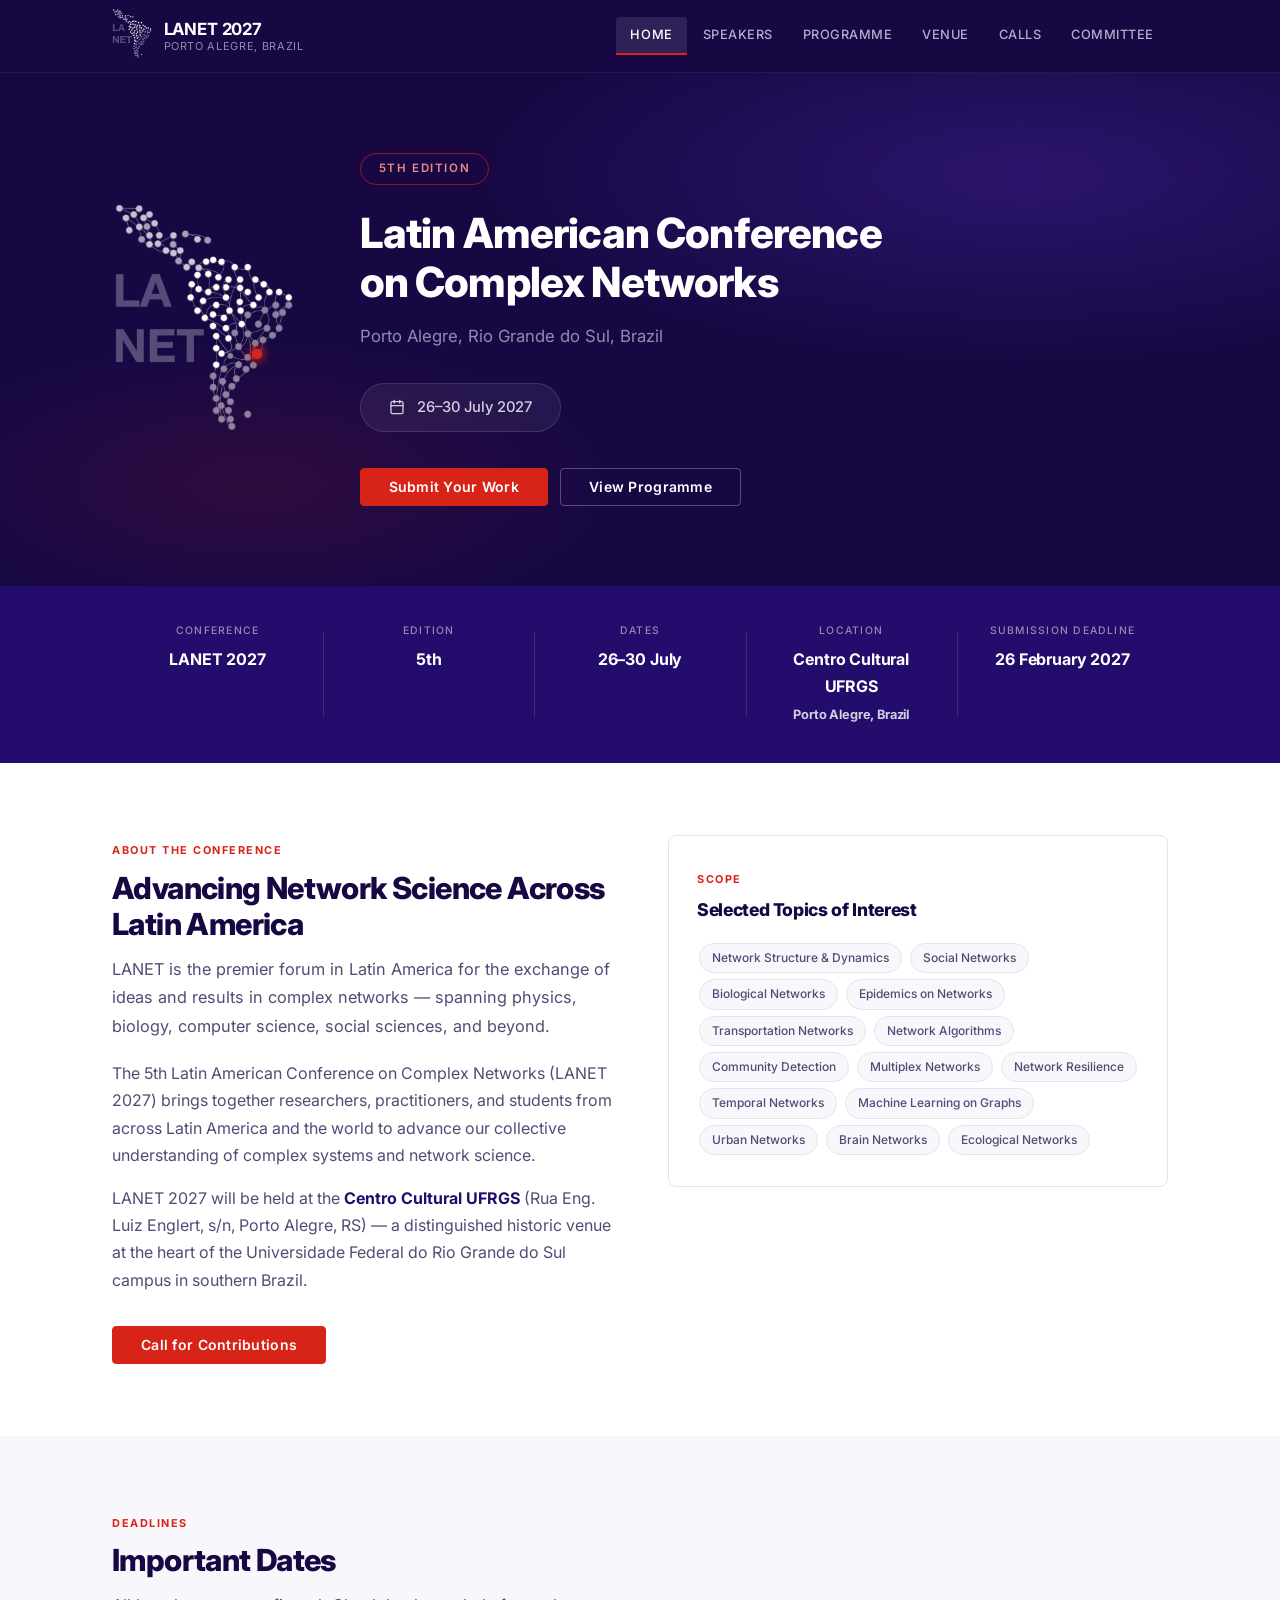
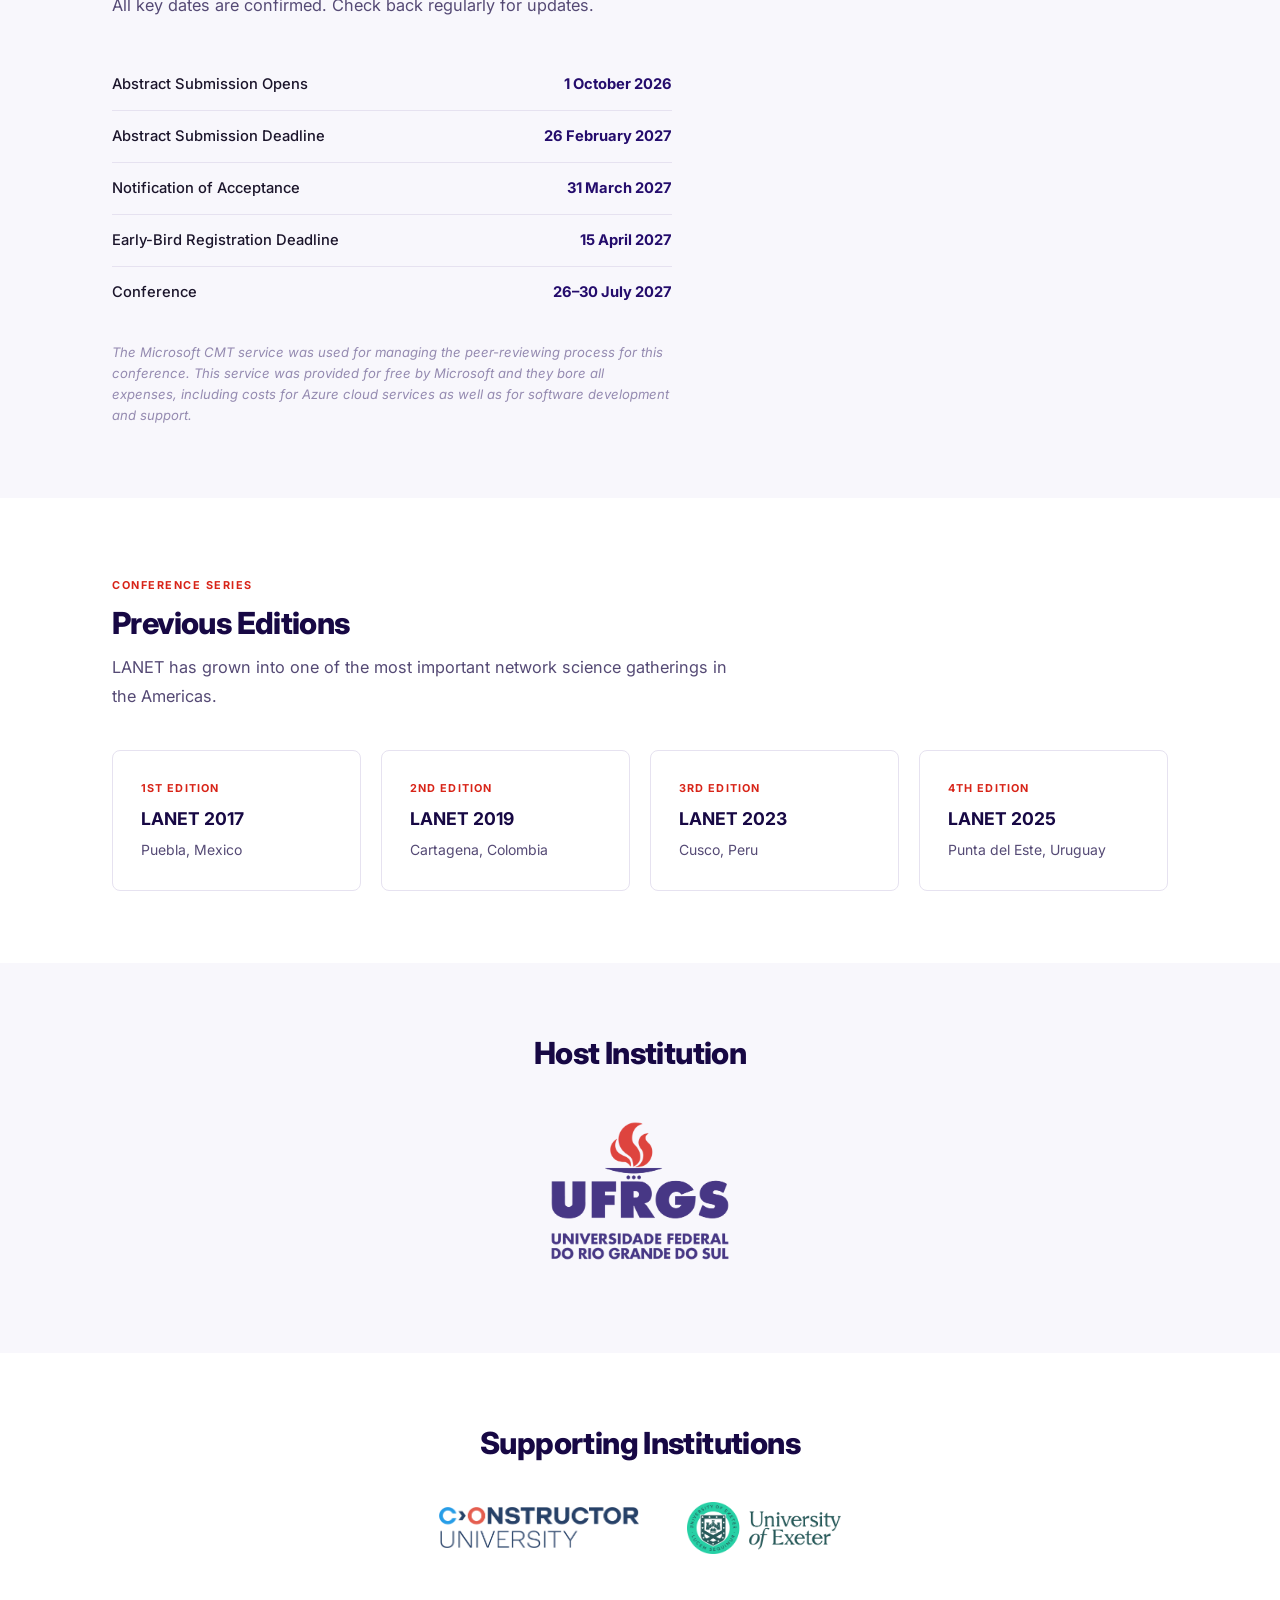
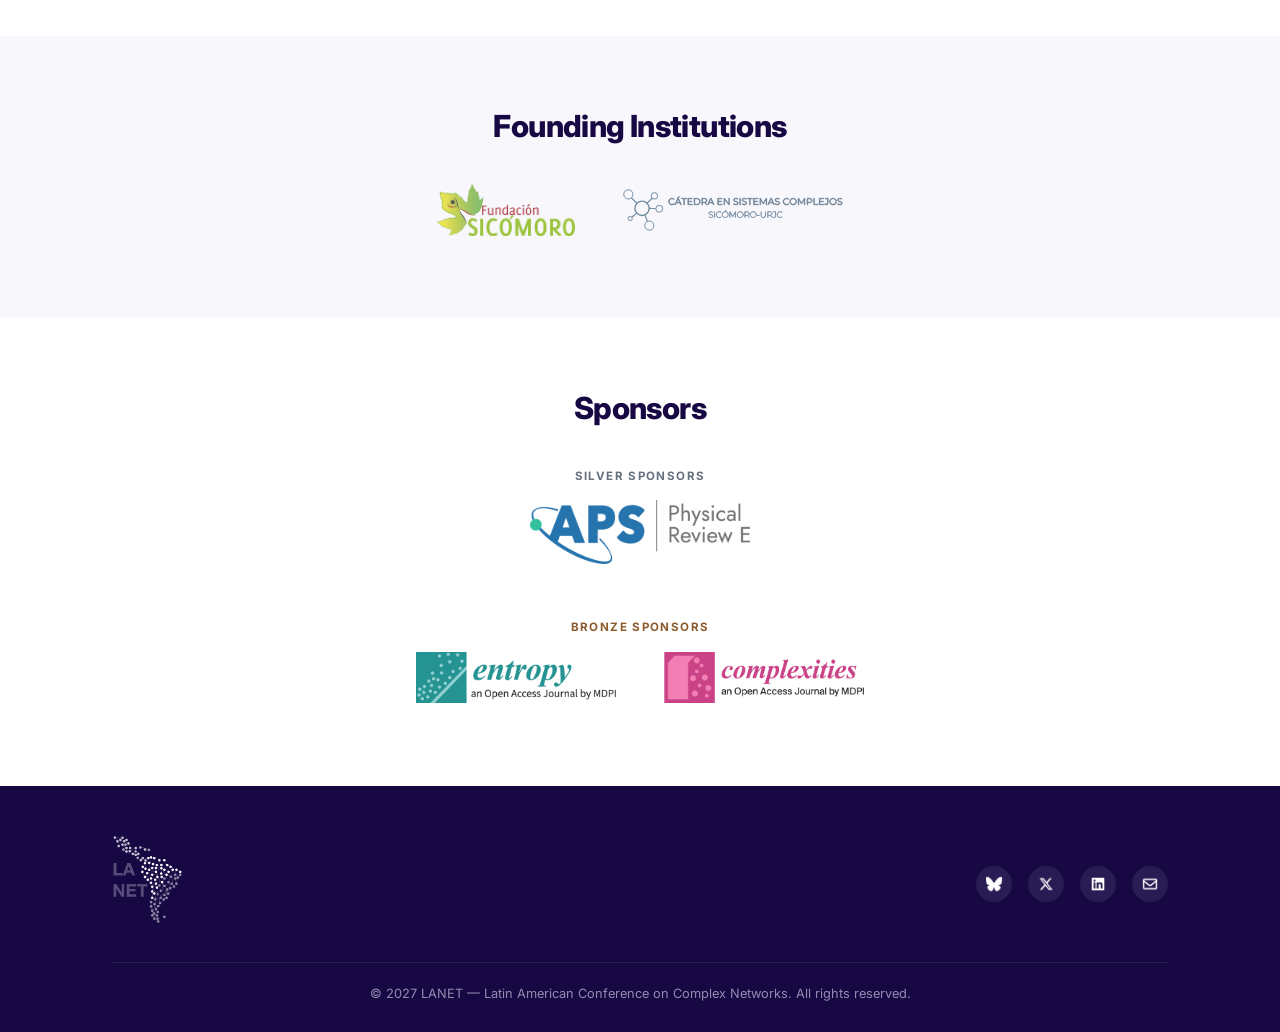
<file: index.html>
<!DOCTYPE html>
<html lang="en">
<head>
  <meta charset="UTF-8" />
  <meta name="viewport" content="width=device-width, initial-scale=1.0" />
  <title>LANET 2027 — 5th Latin American Conference on Complex Networks</title>
  <link rel="icon" href="favicon.ico" sizes="any" />
  <link rel="icon" href="Icons/favicon.svg" type="image/svg+xml" />
  <link rel="icon" href="Icons/favicon-32.png" type="image/png" sizes="32x32" />
  <link rel="icon" href="Icons/favicon-16.png" type="image/png" sizes="16x16" />
  <link rel="apple-touch-icon" href="Icons/apple-touch-icon.png" />
  <link rel="stylesheet" href="style.css" />
</head>
<body>

  <header class="site-header">
    <div class="container">
      <nav class="nav-inner">
        <a href="index.html" class="nav-brand">
          <img src="logos/Lanet.png" alt="LANET" />
          <div class="nav-brand-text">
            <span class="nav-brand-title">LANET 2027</span>
            <span class="nav-brand-sub">Porto Alegre, Brazil</span>
          </div>
        </a>
        <button class="nav-toggle" aria-label="Open navigation">
          <span></span><span></span><span></span>
        </button>
        <ul class="nav-menu">
          <li><a href="index.html" class="active">Home</a></li>
          <li><a href="speakers.html">Speakers</a></li>
          <li><a href="program.html">Programme</a></li>
          <li><a href="venue.html">Venue</a></li>
          <li><a href="calls.html">Calls</a></li>
          <li><a href="committee.html">Committee</a></li>
        </ul>
      </nav>
    </div>
  </header>

  <!-- Hero -->
  <section class="hero">
    <div class="hero-bg"></div>
    <div class="container hero-content">
      <div class="hero-logo-col">
        <div class="hero-logo-wrap">
          <img src="logos/Lanet.png" alt="LANET 2027" class="hero-logo" />
          <div class="hero-pulse">
            <div class="hero-pulse-ring"></div>
            <div class="hero-pulse-ring2"></div>
            <div class="hero-pulse-dot"></div>
          </div>
        </div>
      </div>
      <div class="hero-text-col">
        <div class="hero-badge">5th Edition</div>
        <h1 class="hero-title">Latin American Conference<br>on Complex Networks</h1>
        <p class="hero-subtitle">Porto Alegre, Rio Grande do Sul, Brazil</p>
        <div class="hero-meta">
          <svg xmlns="http://www.w3.org/2000/svg" width="16" height="16" viewBox="0 0 24 24" fill="none" stroke="currentColor" stroke-width="2" stroke-linecap="round" stroke-linejoin="round"><rect x="3" y="4" width="18" height="18" rx="2"/><line x1="16" y1="2" x2="16" y2="6"/><line x1="8" y1="2" x2="8" y2="6"/><line x1="3" y1="10" x2="21" y2="10"/></svg>
          <span>26&ndash;30 July 2027</span>
        </div>
        <div class="hero-actions">
          <a href="calls.html" class="btn btn-primary">Submit Your Work</a>
          <a href="program.html" class="btn btn-outline">View Programme</a>
        </div>
      </div>
    </div>
  </section>

  <!-- Info bar -->
  <div class="info-bar">
    <div class="container">
      <div class="info-bar-grid">
        <div class="info-bar-item">
          <div class="info-bar-label">Conference</div>
          <div class="info-bar-value">LANET 2027</div>
        </div>
        <div class="info-bar-item">
          <div class="info-bar-label">Edition</div>
          <div class="info-bar-value">5th</div>
        </div>
        <div class="info-bar-item">
          <div class="info-bar-label">Dates</div>
          <div class="info-bar-value">26&ndash;30 July</div>
        </div>
        <div class="info-bar-item">
          <div class="info-bar-label">Location</div>
          <div class="info-bar-value">Centro Cultural UFRGS<br><span style="font-size:0.8em; opacity:0.8;">Porto Alegre, Brazil</span></div>
        </div>
        <div class="info-bar-item">
          <div class="info-bar-label">Submission Deadline</div>
          <div class="info-bar-value">26 February 2027</div>
        </div>
      </div>
    </div>
  </div>

  <!-- About -->
  <section class="section">
    <div class="container">
      <div class="two-col">
        <div>
          <div class="section-header section-header--tight">
            <span class="section-eyebrow">About the Conference</span>
            <h2 class="section-title">Advancing Network Science Across Latin America</h2>
            <p class="section-lead">
              LANET is the premier forum in Latin America for the exchange of ideas and results
              in complex networks — spanning physics, biology, computer science, social sciences,
              and beyond.
            </p>
          </div>
          <p class="prose">
            The 5th Latin American Conference on Complex Networks (LANET 2027) brings together
            researchers, practitioners, and students from across Latin America and the world to
            advance our collective understanding of complex systems and network science.
          </p>
          <p class="prose-lg">
            LANET 2027 will be held at the <strong><a href="https://www.ufrgs.br/difusaocultural/centrocultural/" target="_blank" rel="noopener">Centro Cultural UFRGS</a></strong> (Rua Eng. Luiz Englert, s/n, Porto Alegre, RS) — a distinguished historic venue at the heart of the Universidade Federal do Rio Grande do Sul campus in southern Brazil.
          </p>
          <a href="calls.html" class="btn btn-primary">Call for Contributions</a>
        </div>
        <div>
          <div class="card">
            <div class="section-header section-header--tight">
              <span class="section-eyebrow">Scope</span>
              <h3 class="section-title section-title--sm">Selected Topics of Interest</h3>
            </div>
            <div>
              <span class="tag">Network Structure &amp; Dynamics</span>
              <span class="tag">Social Networks</span>
              <span class="tag">Biological Networks</span>
              <span class="tag">Epidemics on Networks</span>
              <span class="tag">Transportation Networks</span>
              <span class="tag">Network Algorithms</span>
              <span class="tag">Community Detection</span>
              <span class="tag">Multiplex Networks</span>
              <span class="tag">Network Resilience</span>
              <span class="tag">Temporal Networks</span>
              <span class="tag">Machine Learning on Graphs</span>
              <span class="tag">Urban Networks</span>
              <span class="tag">Brain Networks</span>
              <span class="tag">Ecological Networks</span>
            </div>
          </div>
        </div>
      </div>
    </div>
  </section>

  <!-- Important Dates -->
  <section class="section section-alt">
    <div class="container">
      <div class="section-header">
        <span class="section-eyebrow">Deadlines</span>
        <h2 class="section-title">Important Dates</h2>
        <p class="section-lead">All key dates are confirmed. Check back regularly for updates.</p>
      </div>
      <div style="max-width:560px;">
        <ul class="dates-list">
          <li>
            <span class="date-event">Abstract Submission Opens</span>
            <span class="date-val">1 October 2026</span>
          </li>
          <li>
            <span class="date-event">Abstract Submission Deadline</span>
            <span class="date-val">26 February 2027</span>
          </li>
          <li>
            <span class="date-event">Notification of Acceptance</span>
            <span class="date-val">31 March 2027</span>
          </li>
          <li>
            <span class="date-event">Early-Bird Registration Deadline</span>
            <span class="date-val">15 April 2027</span>
          </li>
          <li>
            <span class="date-event">Conference</span>
            <span class="date-val">26&ndash;30 July 2027</span>
          </li>
        </ul>
        <p class="credit-note">The Microsoft CMT service was used for managing the peer-reviewing process for this conference. This service was provided for free by Microsoft and they bore all expenses, including costs for Azure cloud services as well as for software development and support.</p>
      </div>
    </div>
  </section>

  <!-- Previous Editions -->
  <section class="section">
    <div class="container">
      <div class="section-header">
        <span class="section-eyebrow">Conference Series</span>
        <h2 class="section-title">Previous Editions</h2>
        <p class="section-lead">LANET has grown into one of the most important network science gatherings in the Americas.</p>
      </div>
      <div class="card-grid grid-4">
        <div class="card">
          <div class="edition-label">1st Edition</div>
          <div class="edition-year">LANET 2017</div>
          <div class="edition-city">Puebla, Mexico</div>
        </div>
        <div class="card">
          <div class="edition-label">2nd Edition</div>
          <div class="edition-year">LANET 2019</div>
          <div class="edition-city">Cartagena, Colombia</div>
        </div>
        <div class="card">
          <div class="edition-label">3rd Edition</div>
          <div class="edition-year">LANET 2023</div>
          <div class="edition-city">Cusco, Peru</div>
        </div>
        <div class="card">
          <div class="edition-label">4th Edition</div>
          <div class="edition-year">LANET 2025</div>
          <div class="edition-city">Punta del Este, Uruguay</div>
        </div>
      </div>
    </div>
  </section>

  <!-- Host Institution -->
  <section class="section section-alt">
    <div class="container text-center">
      <div class="section-header section-header--center">
        <h2 class="section-title">Host Institution</h2>
      </div>
      <div class="host-row">
        <div class="host-item">
          <a href="https://www.ufrgs.br/site/" target="_blank" rel="noopener">
            <img src="logos/ufrgs.png" alt="Universidade Federal do Rio Grande do Sul" class="host-logo host-logo--lg" />
          </a>
        </div>
      </div>
    </div>
  </section>

  <!-- Supporting Institutions -->
  <section class="section">
    <div class="container text-center">
      <div class="section-header section-header--center">
        <h2 class="section-title">Supporting Institutions</h2>
      </div>
      <div class="host-row">
        <div class="host-item">
          <a href="https://constructor.university/" target="_blank" rel="noopener">
            <img src="logos/constructor.png" alt="Constructor University" class="host-logo" />
          </a>
        </div>
        <div class="host-item">
          <a href="https://www.exeter.ac.uk" target="_blank" rel="noopener">
            <img src="logos/Exeter.png" alt="University of Exeter" class="host-logo" />
          </a>
        </div>
      </div>
    </div>
  </section>

  <!-- Founding Institutions -->
  <section class="section section-alt">
    <div class="container text-center">
      <div class="section-header section-header--center">
        <h2 class="section-title">Founding Institutions</h2>
      </div>
      <div class="host-row">
        <div class="host-item">
          <a href="https://fundacionsicomoro.org/" target="_blank" rel="noopener">
            <img src="logos/sicomoro.webp" alt="Fundación Sicómoro" class="host-logo" />
          </a>
        </div>
        <div class="host-item">
          <a href="https://complexity.es/" target="_blank" rel="noopener">
            <img src="logos/catedra-sicomoro-urjc.svg" alt="Cátedra en Sistemas Complejos Sicómoro-URJC" class="host-logo host-logo--wide" />
          </a>
        </div>
      </div>
    </div>
  </section>

  <!-- Sponsors -->
  <section class="section">
    <div class="container text-center">
      <div class="section-header section-header--center">
        <h2 class="section-title">Sponsors</h2>
      </div>
      <div class="sponsor-tier">
        <h3 class="sponsor-tier-title sponsor-tier-title--silver">Silver Sponsors</h3>
        <div class="host-row">
          <div class="host-item">
            <a href="https://journals.aps.org/pre/" target="_blank" rel="noopener">
              <img src="logos/Journals_PhysicalReviewE.png" alt="APS Physical Review E" class="host-logo host-logo--silver" />
            </a>
          </div>
        </div>
      </div>
      <div class="sponsor-tier">
        <h3 class="sponsor-tier-title sponsor-tier-title--bronze">Bronze Sponsors</h3>
        <div class="host-row">
          <div class="host-item">
            <a href="https://www.mdpi.com/journal/entropy" target="_blank" rel="noopener">
              <img src="logos/entropy-partnership.png" alt="Entropy, an Open Access Journal by MDPI" class="host-logo" />
            </a>
          </div>
          <div class="host-item">
            <a href="https://www.mdpi.com/journal/complexities" target="_blank" rel="noopener">
              <img src="logos/complexities-partnership.png" alt="Complexities, an Open Access Journal by MDPI" class="host-logo" />
            </a>
          </div>
        </div>
      </div>
    </div>
  </section>

  <footer class="site-footer">
    <div class="container">
      <div class="footer-grid">
        <div class="footer-brand">
          <img src="logos/Lanet.png" alt="LANET" />
        </div>
        <div class="footer-social">
          <a href="https://bsky.app/profile/lanetconference.bsky.social" aria-label="Bluesky" target="_blank" rel="noopener">
            <img src="Icons/bluesky-brands-solid.png" alt="Bluesky" />
          </a>
          <a href="https://x.com/LanetConference" aria-label="X" target="_blank" rel="noopener">
            <img src="Icons/x-twitter-brands-solid.png" alt="X" />
          </a>
          <a href="https://www.linkedin.com/company/144654992/" aria-label="LinkedIn" target="_blank" rel="noopener">
            <img src="Icons/linkedin-brands-solid.png" alt="LinkedIn" />
          </a>
          <a href="#" aria-label="Email" onclick="window.location='mailto:'+'lanet27'+'@biocomplexlab.org'; return false;">
            <img src="Icons/envelope-regular.png" alt="Email" />
          </a>
        </div>
      </div>
      <div class="footer-bottom">
        &copy; 2027 LANET &mdash; Latin American Conference on Complex Networks. All rights reserved.
      </div>
    </div>
  </footer>

  <script src="script.js"></script>

</body>
</html>
</file>
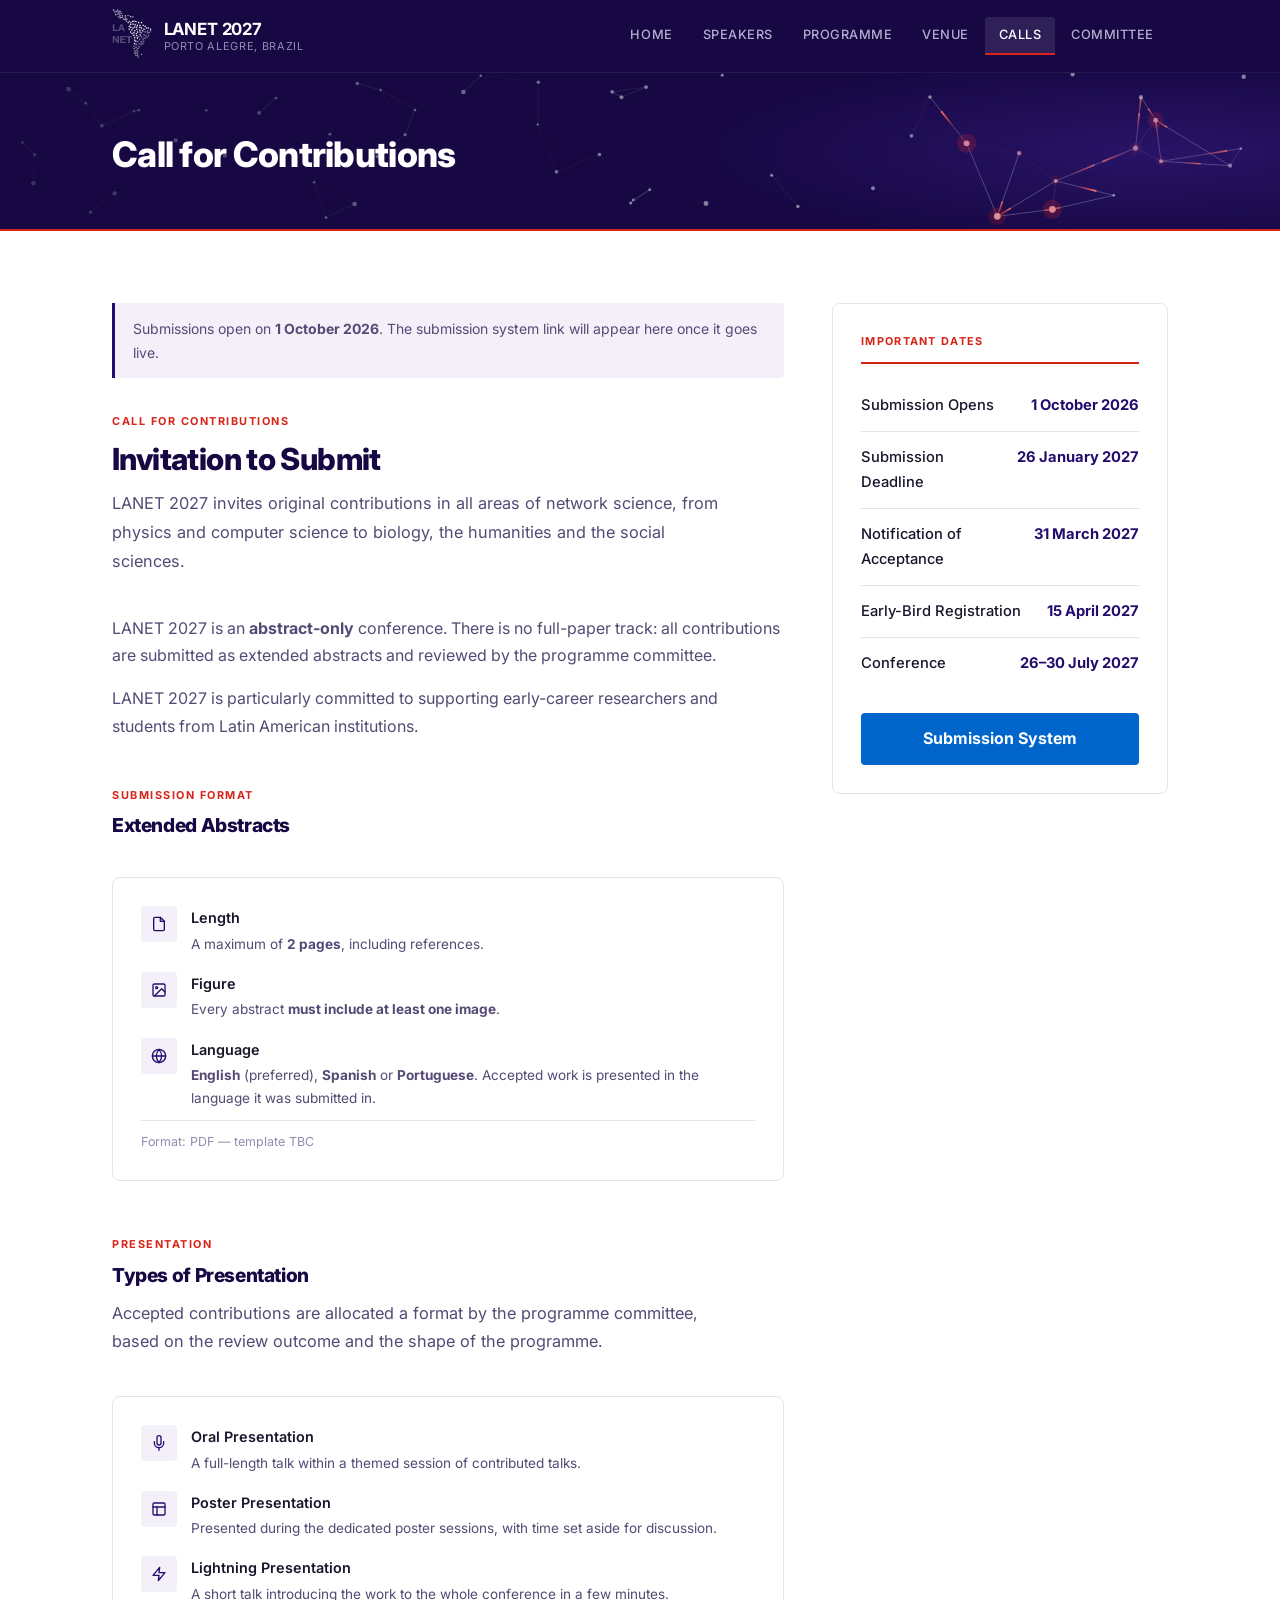
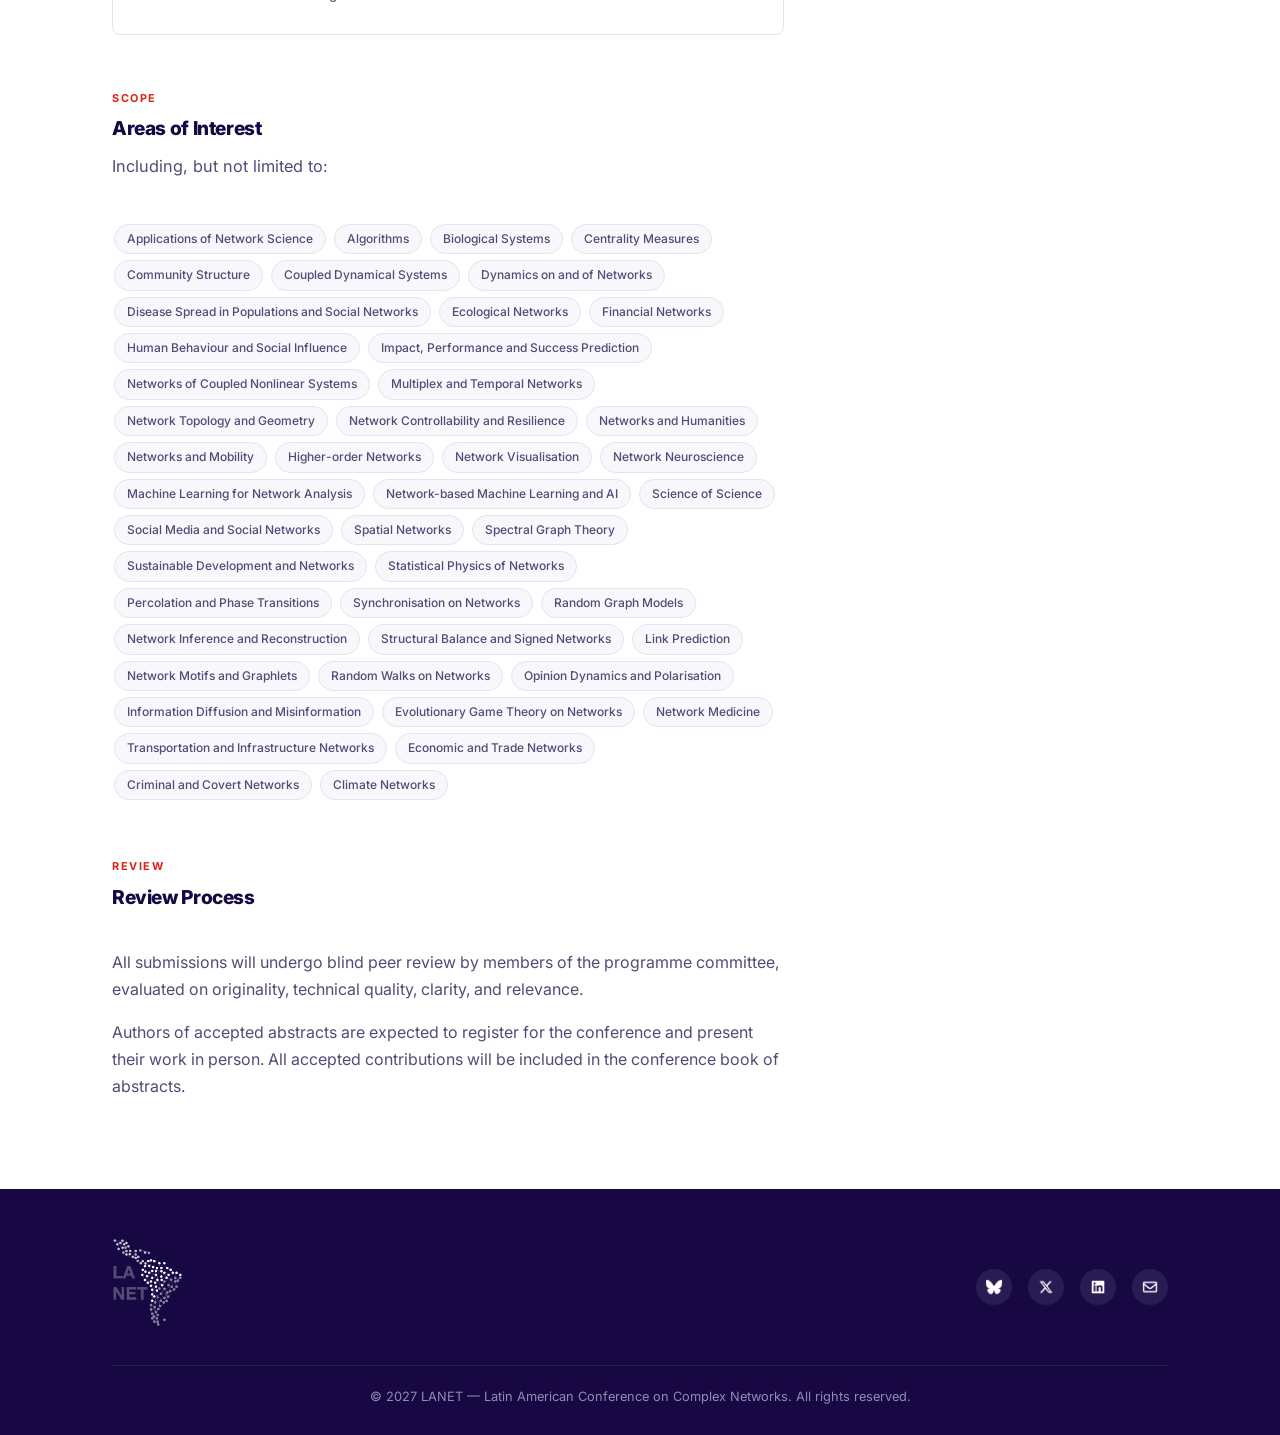
<file: calls.html>
<!DOCTYPE html>
<html lang="en">
<head>
  <meta charset="UTF-8" />
  <meta name="viewport" content="width=device-width, initial-scale=1.0" />
  <title>Calls — LANET 2027</title>
  <link rel="icon" href="favicon.ico" sizes="any" />
  <link rel="icon" href="Icons/favicon.svg" type="image/svg+xml" />
  <link rel="icon" href="Icons/favicon-32.png" type="image/png" sizes="32x32" />
  <link rel="icon" href="Icons/favicon-16.png" type="image/png" sizes="16x16" />
  <link rel="apple-touch-icon" href="Icons/apple-touch-icon.png" />
  <link rel="stylesheet" href="style.css" />
</head>
<body>

  <header class="site-header">
    <div class="container">
      <nav class="nav-inner">
        <a href="index.html" class="nav-brand">
          <img src="logos/Lanet.png" alt="LANET" />
          <div class="nav-brand-text">
            <span class="nav-brand-title">LANET 2027</span>
            <span class="nav-brand-sub">Porto Alegre, Brazil</span>
          </div>
        </a>
        <button class="nav-toggle" aria-label="Open navigation">
          <span></span><span></span><span></span>
        </button>
        <ul class="nav-menu">
          <li><a href="index.html">Home</a></li>
          <li><a href="speakers.html">Speakers</a></li>
          <li><a href="program.html">Programme</a></li>
          <li><a href="venue.html">Venue</a></li>
          <li><a href="calls.html" class="active">Calls</a></li>
          <li><a href="committee.html">Committee</a></li>
        </ul>
      </nav>
    </div>
  </header>

  <div class="page-hero">
    <canvas class="hero-net" aria-hidden="true"></canvas>
    <div class="container">
      <h1 class="page-hero-title">Call for Contributions</h1>
    </div>
  </div>

  <section class="section">
    <div class="container">
      <div class="two-col-3">

        <!-- Main content -->
        <div>
          <div class="notice">
            Submissions open on <strong>1 October 2026</strong>. The submission system link will
            appear here once it goes live.
          </div>

          <div class="section-header">
            <span class="section-eyebrow">Call for Contributions</span>
            <h2 class="section-title">Invitation to Submit</h2>
            <p class="section-lead">
              LANET 2027 invites original contributions in all areas of network science, from
              physics and computer science to biology, the humanities and the social sciences.
            </p>
          </div>

          <p class="prose">
            LANET 2027 is an <strong>abstract-only</strong> conference. There is no full-paper
            track: all contributions are submitted as extended abstracts and reviewed by the
            programme committee.
          </p>
          <p class="prose" style="margin-bottom:40px;">
            LANET 2027 is particularly committed to supporting early-career researchers and
            students from Latin American institutions.
          </p>

          <div class="section-header">
            <span class="section-eyebrow">Submission Format</span>
            <h3 class="section-title section-title--md">Extended Abstracts</h3>
          </div>

          <div class="card" style="margin-bottom:48px;">
            <ul class="icon-list">
              <li>
                <div class="icon">
                  <svg xmlns="http://www.w3.org/2000/svg" viewBox="0 0 24 24" fill="none" stroke="currentColor" stroke-width="2" stroke-linecap="round" stroke-linejoin="round"><path d="M14 2H6a2 2 0 0 0-2 2v16a2 2 0 0 0 2 2h12a2 2 0 0 0 2-2V8z"/><polyline points="14 2 14 8 20 8"/></svg>
                </div>
                <div>
                  <div class="icon-label">Length</div>
                  <div class="icon-value">A maximum of <strong>2 pages</strong>, including references.</div>
                </div>
              </li>
              <li>
                <div class="icon">
                  <svg xmlns="http://www.w3.org/2000/svg" viewBox="0 0 24 24" fill="none" stroke="currentColor" stroke-width="2" stroke-linecap="round" stroke-linejoin="round"><rect x="3" y="3" width="18" height="18" rx="2"/><circle cx="8.5" cy="8.5" r="1.5"/><polyline points="21 15 16 10 5 21"/></svg>
                </div>
                <div>
                  <div class="icon-label">Figure</div>
                  <div class="icon-value">Every abstract <strong>must include at least one image</strong>.</div>
                </div>
              </li>
              <li>
                <div class="icon">
                  <svg xmlns="http://www.w3.org/2000/svg" viewBox="0 0 24 24" fill="none" stroke="currentColor" stroke-width="2" stroke-linecap="round" stroke-linejoin="round"><circle cx="12" cy="12" r="10"/><line x1="2" y1="12" x2="22" y2="12"/><path d="M12 2a15.3 15.3 0 0 1 4 10 15.3 15.3 0 0 1-4 10 15.3 15.3 0 0 1-4-10 15.3 15.3 0 0 1 4-10z"/></svg>
                </div>
                <div>
                  <div class="icon-label">Language</div>
                  <div class="icon-value">
                    <strong>English</strong> (preferred), <strong>Spanish</strong> or
                    <strong>Portuguese</strong>. Accepted work is presented in the language it
                    was submitted in.
                  </div>
                </div>
              </li>
            </ul>
            <div class="card-footer-note">Format: PDF &mdash; template TBC</div>
          </div>

          <div class="section-header">
            <span class="section-eyebrow">Presentation</span>
            <h3 class="section-title section-title--md">Types of Presentation</h3>
            <p class="section-lead">
              Accepted contributions are allocated a format by the programme committee, based on
              the review outcome and the shape of the programme.
            </p>
          </div>

          <div class="card" style="margin-bottom:48px;">
            <ul class="icon-list">
              <li>
                <div class="icon">
                  <svg xmlns="http://www.w3.org/2000/svg" viewBox="0 0 24 24" fill="none" stroke="currentColor" stroke-width="2" stroke-linecap="round" stroke-linejoin="round"><path d="M12 1a3 3 0 0 0-3 3v8a3 3 0 0 0 6 0V4a3 3 0 0 0-3-3z"/><path d="M19 10v2a7 7 0 0 1-14 0v-2"/><line x1="12" y1="19" x2="12" y2="23"/></svg>
                </div>
                <div>
                  <div class="icon-label">Oral Presentation</div>
                  <div class="icon-value">A full-length talk within a themed session of contributed talks.</div>
                </div>
              </li>
              <li>
                <div class="icon">
                  <svg xmlns="http://www.w3.org/2000/svg" viewBox="0 0 24 24" fill="none" stroke="currentColor" stroke-width="2" stroke-linecap="round" stroke-linejoin="round"><rect x="3" y="3" width="18" height="18" rx="2"/><line x1="3" y1="9" x2="21" y2="9"/><line x1="9" y1="21" x2="9" y2="9"/></svg>
                </div>
                <div>
                  <div class="icon-label">Poster Presentation</div>
                  <div class="icon-value">Presented during the dedicated poster sessions, with time set aside for discussion.</div>
                </div>
              </li>
              <li>
                <div class="icon">
                  <svg xmlns="http://www.w3.org/2000/svg" viewBox="0 0 24 24" fill="none" stroke="currentColor" stroke-width="2" stroke-linecap="round" stroke-linejoin="round"><polygon points="13 2 3 14 12 14 11 22 21 10 12 10 13 2"/></svg>
                </div>
                <div>
                  <div class="icon-label">Lightning Presentation</div>
                  <div class="icon-value">A short talk introducing the work to the whole conference in a few minutes.</div>
                </div>
              </li>
            </ul>
          </div>

          <div class="section-header">
            <span class="section-eyebrow">Scope</span>
            <h3 class="section-title section-title--md">Areas of Interest</h3>
            <p class="section-lead">Including, but not limited to:</p>
          </div>

          <div style="margin-bottom:48px;">
            <span class="tag">Applications of Network Science</span>
            <span class="tag">Algorithms</span>
            <span class="tag">Biological Systems</span>
            <span class="tag">Centrality Measures</span>
            <span class="tag">Community Structure</span>
            <span class="tag">Coupled Dynamical Systems</span>
            <span class="tag">Dynamics on and of Networks</span>
            <span class="tag">Disease Spread in Populations and Social Networks</span>
            <span class="tag">Ecological Networks</span>
            <span class="tag">Financial Networks</span>
            <span class="tag">Human Behaviour and Social Influence</span>
            <span class="tag">Impact, Performance and Success Prediction</span>
            <span class="tag">Networks of Coupled Nonlinear Systems</span>
            <span class="tag">Multiplex and Temporal Networks</span>
            <span class="tag">Network Topology and Geometry</span>
            <span class="tag">Network Controllability and Resilience</span>
            <span class="tag">Networks and Humanities</span>
            <span class="tag">Networks and Mobility</span>
            <span class="tag">Higher-order Networks</span>
            <span class="tag">Network Visualisation</span>
            <span class="tag">Network Neuroscience</span>
            <span class="tag">Machine Learning for Network Analysis</span>
            <span class="tag">Network-based Machine Learning and AI</span>
            <span class="tag">Science of Science</span>
            <span class="tag">Social Media and Social Networks</span>
            <span class="tag">Spatial Networks</span>
            <span class="tag">Spectral Graph Theory</span>
            <span class="tag">Sustainable Development and Networks</span>
            <span class="tag">Statistical Physics of Networks</span>
            <span class="tag">Percolation and Phase Transitions</span>
            <span class="tag">Synchronisation on Networks</span>
            <span class="tag">Random Graph Models</span>
            <span class="tag">Network Inference and Reconstruction</span>
            <span class="tag">Structural Balance and Signed Networks</span>
            <span class="tag">Link Prediction</span>
            <span class="tag">Network Motifs and Graphlets</span>
            <span class="tag">Random Walks on Networks</span>
            <span class="tag">Opinion Dynamics and Polarisation</span>
            <span class="tag">Information Diffusion and Misinformation</span>
            <span class="tag">Evolutionary Game Theory on Networks</span>
            <span class="tag">Network Medicine</span>
            <span class="tag">Transportation and Infrastructure Networks</span>
            <span class="tag">Economic and Trade Networks</span>
            <span class="tag">Criminal and Covert Networks</span>
            <span class="tag">Climate Networks</span>
          </div>

          <div class="section-header">
            <span class="section-eyebrow">Review</span>
            <h3 class="section-title section-title--md">Review Process</h3>
          </div>
          <p class="prose">
            All submissions will undergo blind peer review by members of the programme
            committee, evaluated on originality, technical quality, clarity, and relevance.
          </p>
          <p class="prose">
            Authors of accepted abstracts are expected to register for the conference and present
            their work in person. All accepted contributions will be included in the conference
            book of abstracts.
          </p>
        </div>

        <!-- Sticky sidebar -->
        <div>
          <div class="card sticky-card">
            <div style="font-size:0.68rem; font-weight:700; letter-spacing:0.12em; text-transform:uppercase; color:var(--red); margin-bottom:16px; padding-bottom:12px; border-bottom:2px solid var(--red);">Important Dates</div>
            <ul class="dates-list">
              <li>
                <span class="date-event">Submission Opens</span>
                <span class="date-val">1 October 2026</span>
              </li>
              <li>
                <span class="date-event">Submission Deadline</span>
                <span class="date-val">26 January 2027</span>
              </li>
              <li>
                <span class="date-event">Notification of Acceptance</span>
                <span class="date-val">31 March 2027</span>
              </li>
              <li>
                <span class="date-event">Early-Bird Registration</span>
                <span class="date-val">15 April 2027</span>
              </li>
              <li>
                <span class="date-event">Conference</span>
                <span class="date-val">26&ndash;30 July 2027</span>
              </li>
            </ul>
            <div style="margin-top:24px;">
              <a href="https://cmt3.research.microsoft.com/LANET2027/" target="_blank" rel="noopener noreferrer" style="display: block; width: 100%; padding: 12px 20px; background-color: #0066cc; color: #ffffff; text-align: center; text-decoration: none; border-radius: 4px; font-weight: bold; box-sizing: border-box; cursor: pointer;">Submission System</a>
            </div>
          </div>
        </div>

      </div>
    </div>
  </section>

  <footer class="site-footer">
    <div class="container">
      <div class="footer-grid">
        <div class="footer-brand">
          <img src="logos/Lanet.png" alt="LANET" />
        </div>
        <div class="footer-social">
          <a href="https://bsky.app/profile/lanetconference.bsky.social" aria-label="Bluesky" target="_blank" rel="noopener">
            <img src="Icons/bluesky-brands-solid.png" alt="Bluesky" />
          </a>
          <a href="https://x.com/LanetConference" aria-label="X" target="_blank" rel="noopener">
            <img src="Icons/x-twitter-brands-solid.png" alt="X" />
          </a>
          <a href="https://www.linkedin.com/company/144654992/" aria-label="LinkedIn" target="_blank" rel="noopener">
            <img src="Icons/linkedin-brands-solid.png" alt="LinkedIn" />
          </a>
          <a href="#" aria-label="Email" onclick="window.location='mailto:'+'lanet27'+'@biocomplexlab.org'; return false;">
            <img src="Icons/envelope-regular.png" alt="Email" />
          </a>
        </div>
      </div>
      <div class="footer-bottom">
        &copy; 2027 LANET &mdash; Latin American Conference on Complex Networks. All rights reserved.
      </div>
    </div>
  </footer>

  <script src="script.js"></script>
  <script src="hero-network.js"></script>

</body>
</html>
</file>
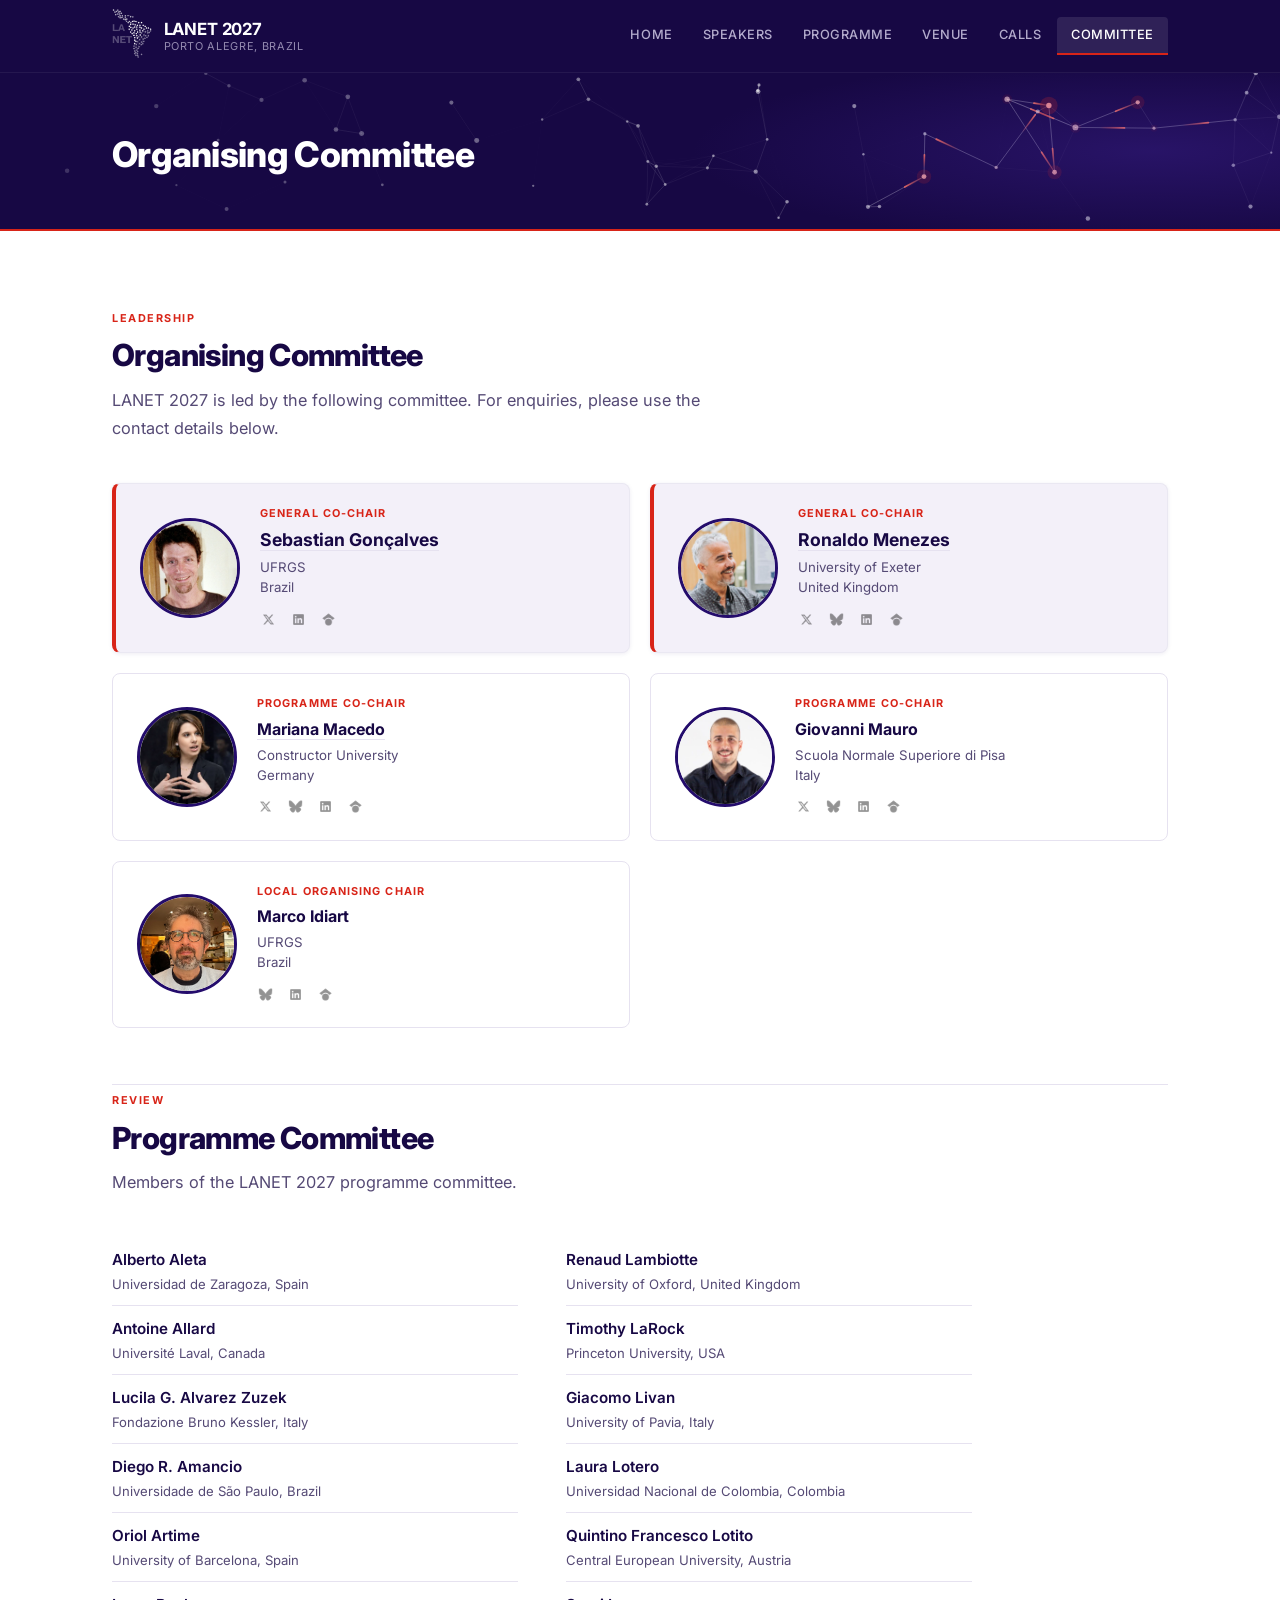
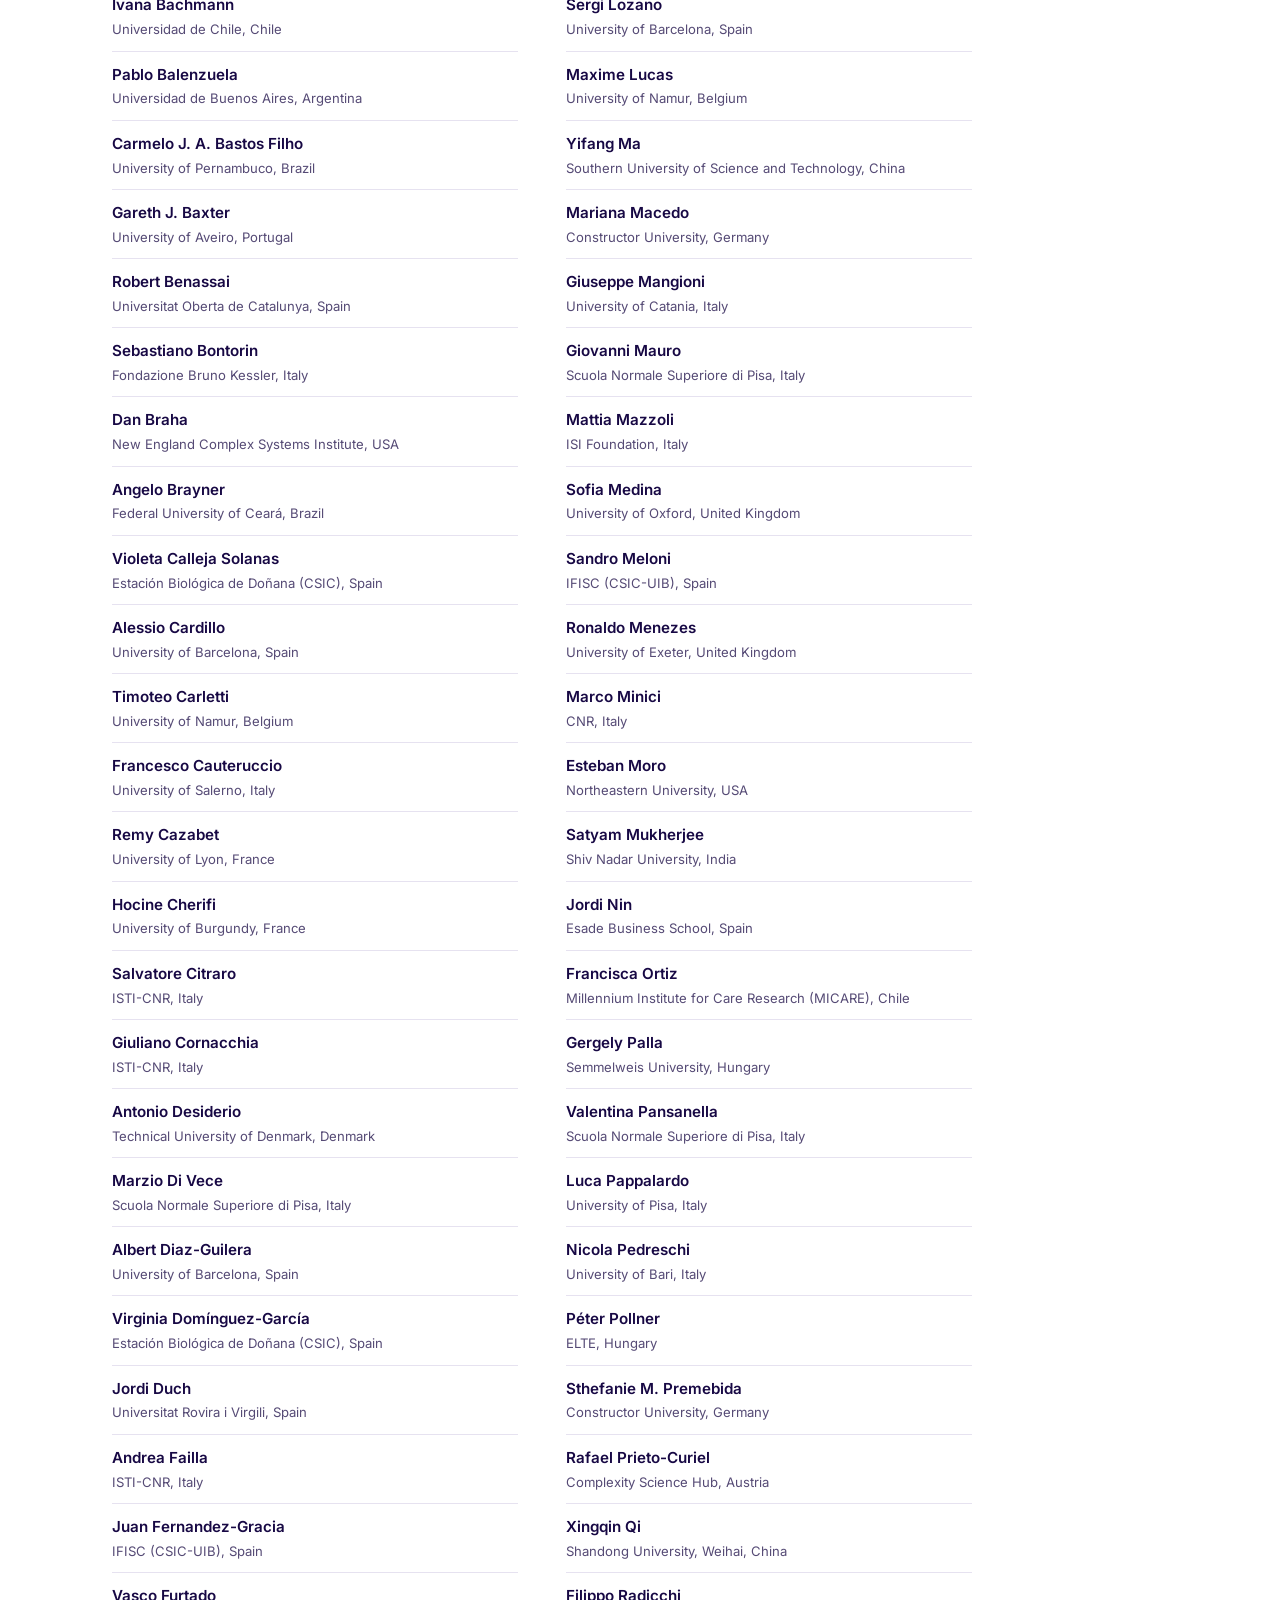
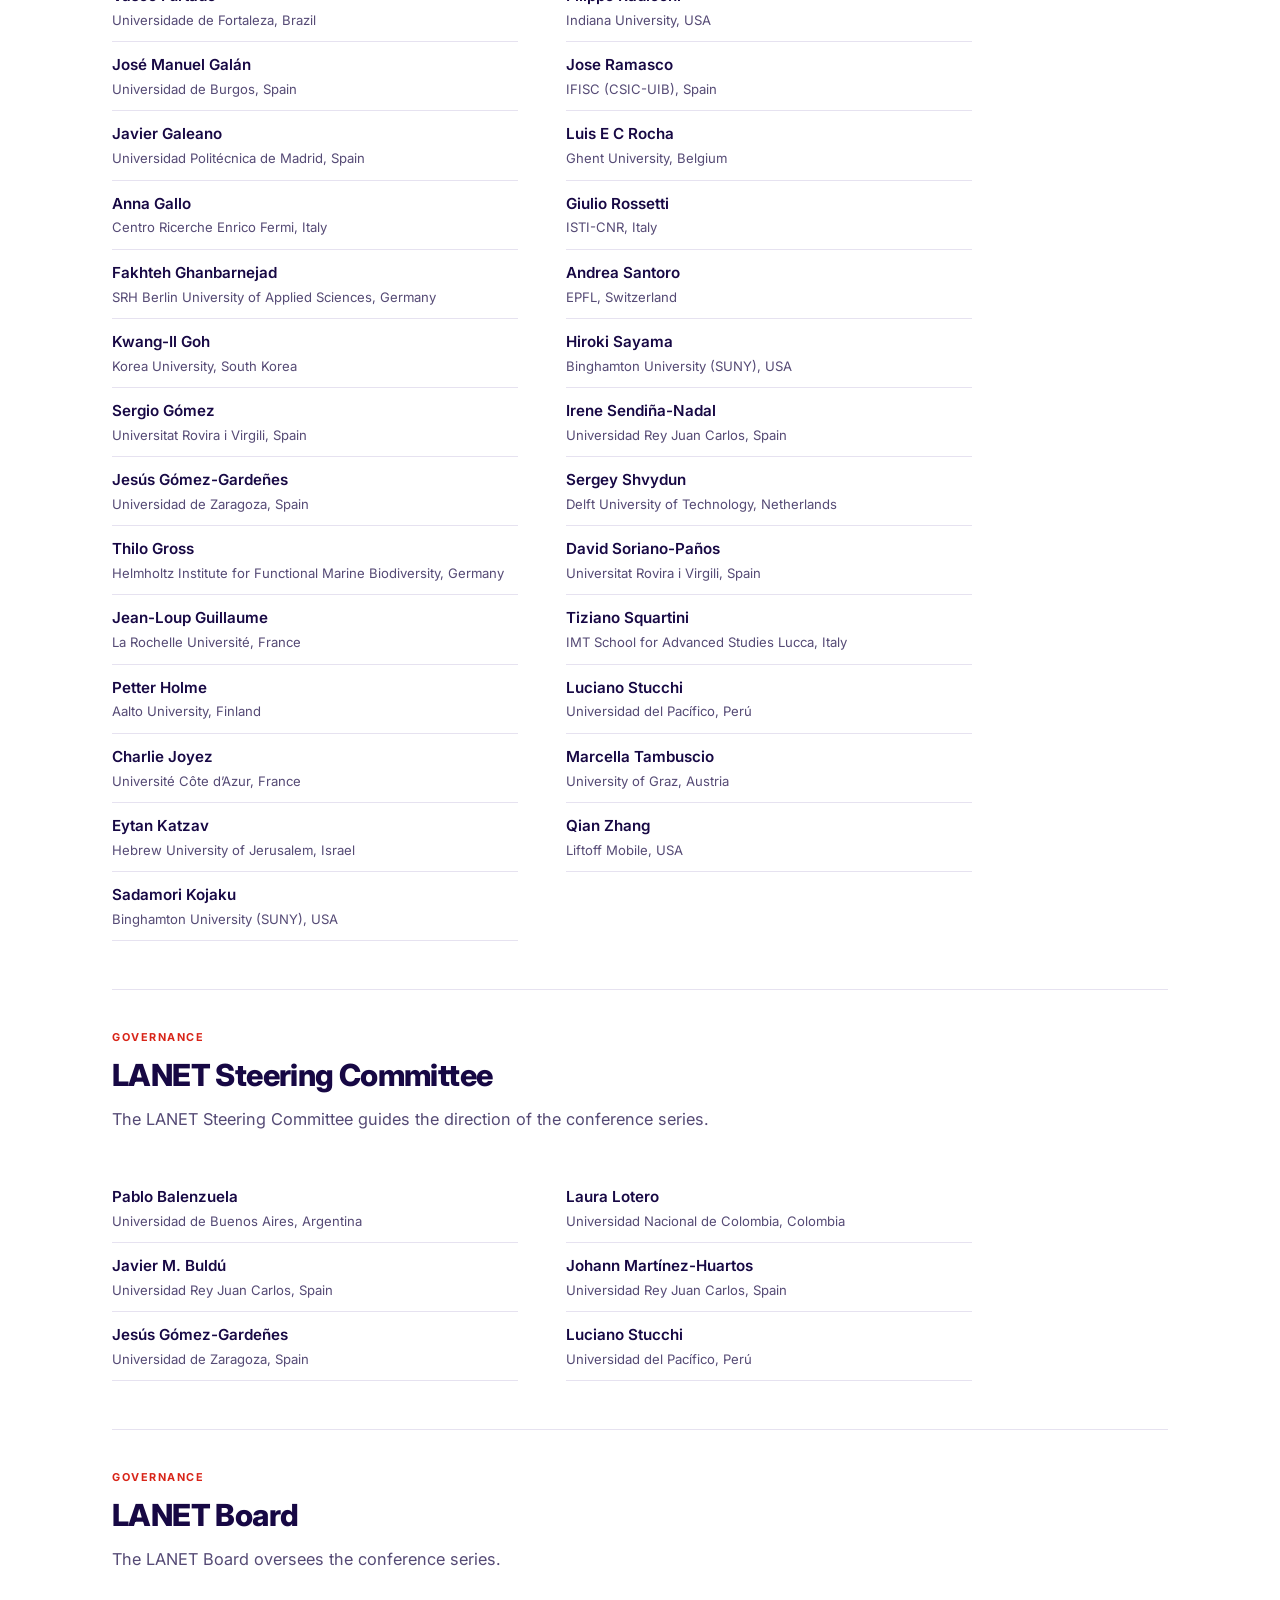
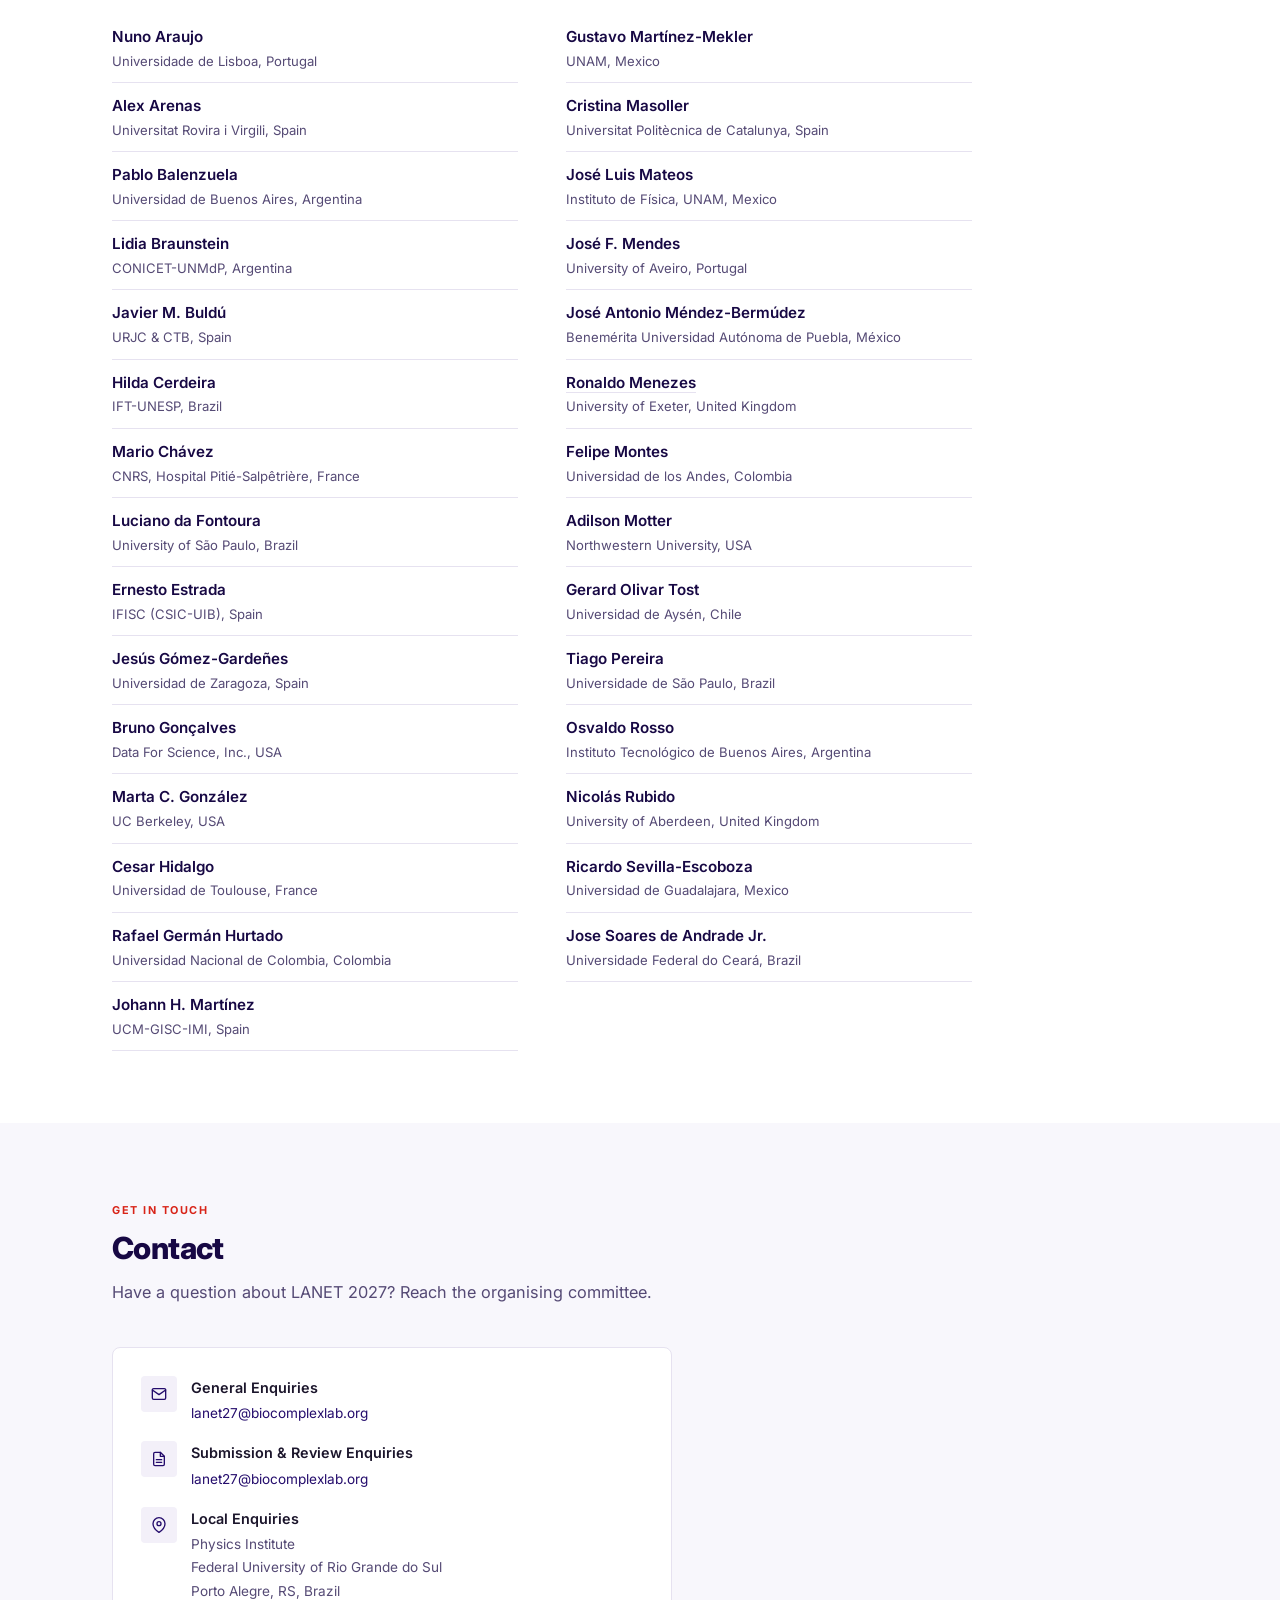
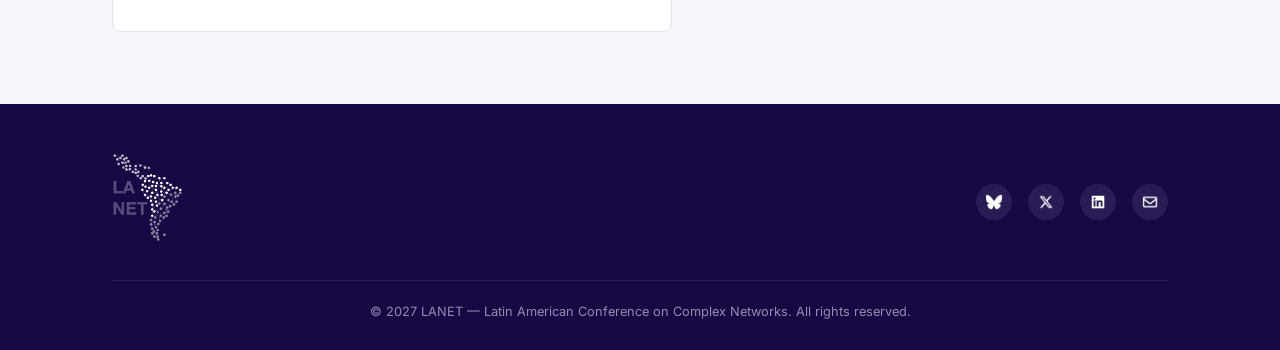
<file: committee.html>
<!DOCTYPE html>
<html lang="en">
<head>
  <meta charset="UTF-8" />
  <meta name="viewport" content="width=device-width, initial-scale=1.0" />
  <title>Committee — LANET 2027</title>
  <link rel="icon" href="favicon.ico" sizes="any" />
  <link rel="icon" href="Icons/favicon.svg" type="image/svg+xml" />
  <link rel="icon" href="Icons/favicon-32.png" type="image/png" sizes="32x32" />
  <link rel="icon" href="Icons/favicon-16.png" type="image/png" sizes="16x16" />
  <link rel="apple-touch-icon" href="Icons/apple-touch-icon.png" />
  <link rel="stylesheet" href="style.css" />
</head>
<body>

  <header class="site-header">
    <div class="container">
      <nav class="nav-inner">
        <a href="index.html" class="nav-brand">
          <img src="logos/Lanet.png" alt="LANET" />
          <div class="nav-brand-text">
            <span class="nav-brand-title">LANET 2027</span>
            <span class="nav-brand-sub">Porto Alegre, Brazil</span>
          </div>
        </a>
        <button class="nav-toggle" aria-label="Open navigation">
          <span></span><span></span><span></span>
        </button>
        <ul class="nav-menu">
          <li><a href="index.html">Home</a></li>
          <li><a href="speakers.html">Speakers</a></li>
          <li><a href="program.html">Programme</a></li>
          <li><a href="venue.html">Venue</a></li>
          <li><a href="calls.html">Calls</a></li>
          <li><a href="committee.html" class="active">Committee</a></li>
        </ul>
      </nav>
    </div>
  </header>

  <div class="page-hero">
    <canvas class="hero-net" aria-hidden="true"></canvas>
    <div class="container">
      <h1 class="page-hero-title">Organising Committee</h1>
    </div>
  </div>

  <!-- General & Programme Chairs -->
  <section class="section">
    <div class="container">

      <div class="section-header">
        <span class="section-eyebrow">Leadership</span>
        <h2 class="section-title">Organising Committee</h2>
        <p class="section-lead">
          LANET 2027 is led by the following committee. For enquiries, please use the contact
          details below.
        </p>
      </div>

      <div class="committee-grid">

        <div class="committee-card committee-card--featured">
          <img src="organisers/sebastian.jpg" alt="Sebastian Gonçalves" class="committee-photo" />
          <div>
            <div class="committee-role">General Co-Chair</div>
            <div class="committee-name"><a href="https://sites.google.com/view/sociophysics-networks" target="_blank" rel="noopener" class="name-link">Sebastian Gonçalves</a></div>
            <div class="committee-affil">UFRGS<br/>Brazil</div>
            <div class="committee-social">
              <a href="https://x.com/sebasgonky" aria-label="Sebastian Gonçalves on X" target="_blank" rel="noopener">
                <img src="Icons/x-twitter-brands-solid.png" alt="" />
              </a>
              <a href="https://www.linkedin.com/in/sebastian-goncalves-8387757/" aria-label="Sebastian Gonçalves on LinkedIn" target="_blank" rel="noopener">
                <img src="Icons/linkedin-brands-solid.png" alt="" />
              </a>
              <a href="https://scholar.google.com/citations?hl=en&amp;user=qPT12kMAAAAJ" aria-label="Sebastian Gonçalves on Google Scholar" target="_blank" rel="noopener">
                <img src="Icons/google-scholar-brands-solid.png" alt="" />
              </a>
            </div>
          </div>
        </div>

        <div class="committee-card committee-card--featured">
          <img src="organisers/ronaldo.jpeg" alt="Ronaldo Menezes" class="committee-photo" />
          <div>
            <div class="committee-role">General Co-Chair</div>
            <div class="committee-name"><a href="https://rpmenezes.github.io/index.html" target="_blank" rel="noopener" class="name-link">Ronaldo Menezes</a></div>
            <div class="committee-affil">University of Exeter<br/>United Kingdom</div>
            <div class="committee-social">
              <a href="https://x.com/ronaldomenezes" aria-label="Ronaldo Menezes on X" target="_blank" rel="noopener">
                <img src="Icons/x-twitter-brands-solid.png" alt="" />
              </a>
              <a href="https://bsky.app/profile/ronaldomenezes.bsky.social" aria-label="Ronaldo Menezes on Bluesky" target="_blank" rel="noopener">
                <img src="Icons/bluesky-brands-solid.png" alt="" />
              </a>
              <a href="https://www.linkedin.com/in/ronaldomenezes/" aria-label="Ronaldo Menezes on LinkedIn" target="_blank" rel="noopener">
                <img src="Icons/linkedin-brands-solid.png" alt="" />
              </a>
              <a href="https://scholar.google.com/citations?user=eHej2g8AAAAJ&amp;hl=en" aria-label="Ronaldo Menezes on Google Scholar" target="_blank" rel="noopener">
                <img src="Icons/google-scholar-brands-solid.png" alt="" />
              </a>
            </div>
          </div>
        </div>

        <div class="committee-card">
          <img src="organisers/mariana.webp" alt="Mariana Macedo" class="committee-photo" />
          <div>
            <div class="committee-role">Programme Co-Chair</div>
            <div class="committee-name"><a href="https://marianagmmacedo.github.io/" target="_blank" rel="noopener" class="name-link">Mariana Macedo</a></div>
            <div class="committee-affil">Constructor University<br/>Germany</div>
            <div class="committee-social">
              <a href="https://x.com/marianagmmacedo" aria-label="Mariana Macedo on X" target="_blank" rel="noopener">
                <img src="Icons/x-twitter-brands-solid.png" alt="" />
              </a>
              <a href="https://bsky.app/profile/marianagmmacedo.bsky.social" aria-label="Mariana Macedo on Bluesky" target="_blank" rel="noopener">
                <img src="Icons/bluesky-brands-solid.png" alt="" />
              </a>
              <a href="https://www.linkedin.com/in/mariana-macedo-136b06b0/" aria-label="Mariana Macedo on LinkedIn" target="_blank" rel="noopener">
                <img src="Icons/linkedin-brands-solid.png" alt="" />
              </a>
              <a href="https://scholar.google.com/citations?user=1tGv4IIAAAAJ&amp;hl=en&amp;oi=ao" aria-label="Mariana Macedo on Google Scholar" target="_blank" rel="noopener">
                <img src="Icons/google-scholar-brands-solid.png" alt="" />
              </a>
            </div>
          </div>
        </div>

        <div class="committee-card">
          <img src="organisers/giovanni.jpeg" alt="Giovanni Mauro" class="committee-photo" />
          <div>
            <div class="committee-role">Programme Co-Chair</div>
            <div class="committee-name">Giovanni Mauro</div>
            <div class="committee-affil">Scuola Normale Superiore di Pisa<br/>Italy</div>
            <div class="committee-social">
              <a href="https://x.com/gmauro_10" aria-label="Giovanni Mauro on X" target="_blank" rel="noopener">
                <img src="Icons/x-twitter-brands-solid.png" alt="" />
              </a>
              <a href="https://bsky.app/profile/gmauro10.bsky.social" aria-label="Giovanni Mauro on Bluesky" target="_blank" rel="noopener">
                <img src="Icons/bluesky-brands-solid.png" alt="" />
              </a>
              <a href="https://www.linkedin.com/in/giovanni-mauro-cz/" aria-label="Giovanni Mauro on LinkedIn" target="_blank" rel="noopener">
                <img src="Icons/linkedin-brands-solid.png" alt="" />
              </a>
              <a href="https://scholar.google.com/citations?hl=en&amp;user=9JM-BiIAAAAJ" aria-label="Giovanni Mauro on Google Scholar" target="_blank" rel="noopener">
                <img src="Icons/google-scholar-brands-solid.png" alt="" />
              </a>
            </div>
          </div>
        </div>

        <div class="committee-card">
          <img src="organisers/marco.jpg" alt="Marco Idiart" class="committee-photo" />
          <div>
            <div class="committee-role">Local Organising Chair</div>
            <div class="committee-name">Marco Idiart</div>
            <div class="committee-affil">UFRGS<br/>Brazil</div>
            <div class="committee-social">
              <a href="https://bsky.app/profile/marcoidiart.bsky.social" aria-label="Marco Idiart on Bluesky" target="_blank" rel="noopener">
                <img src="Icons/bluesky-brands-solid.png" alt="" />
              </a>
              <a href="https://www.linkedin.com/in/marco-idiart-2617847/" aria-label="Marco Idiart on LinkedIn" target="_blank" rel="noopener">
                <img src="Icons/linkedin-brands-solid.png" alt="" />
              </a>
              <a href="https://scholar.google.com/citations?hl=en&amp;user=rHvtFc8AAAAJ" aria-label="Marco Idiart on Google Scholar" target="_blank" rel="noopener">
                <img src="Icons/google-scholar-brands-solid.png" alt="" />
              </a>
            </div>
          </div>
        </div>

      </div>

      <!-- Programme Committee -->
      <div class="divider" style="margin-top:56px; margin-bottom:0;"></div>
      <div class="section-header">
        <span class="section-eyebrow">Review</span>
        <h2 class="section-title">Programme Committee</h2>
        <p class="section-lead">Members of the LANET 2027 programme committee.</p>
      </div>
      <ul class="board-list">
        <li><span class="board-name">Alberto Aleta</span><span class="board-affil">Universidad de Zaragoza, Spain</span></li>
        <li><span class="board-name">Antoine Allard</span><span class="board-affil">Université Laval, Canada</span></li>
        <li><span class="board-name">Lucila G. Alvarez Zuzek</span><span class="board-affil">Fondazione Bruno Kessler, Italy</span></li>
        <li><span class="board-name">Diego R. Amancio</span><span class="board-affil">Universidade de São Paulo, Brazil</span></li>
        <li><span class="board-name">Oriol Artime</span><span class="board-affil">University of Barcelona, Spain</span></li>
        <li><span class="board-name">Ivana Bachmann</span><span class="board-affil">Universidad de Chile, Chile</span></li>
        <li><span class="board-name">Pablo Balenzuela</span><span class="board-affil">Universidad de Buenos Aires, Argentina</span></li>
        <li><span class="board-name">Carmelo J. A. Bastos Filho</span><span class="board-affil">University of Pernambuco, Brazil</span></li>
        <li><span class="board-name">Gareth J. Baxter</span><span class="board-affil">University of Aveiro, Portugal</span></li>
        <li><span class="board-name">Robert Benassai</span><span class="board-affil">Universitat Oberta de Catalunya, Spain</span></li>
        <li><span class="board-name">Sebastiano Bontorin</span><span class="board-affil">Fondazione Bruno Kessler, Italy</span></li>
        <li><span class="board-name">Dan Braha</span><span class="board-affil">New England Complex Systems Institute, USA</span></li>
        <li><span class="board-name">Angelo Brayner</span><span class="board-affil">Federal University of Ceará, Brazil</span></li>
        <li><span class="board-name">Violeta Calleja Solanas</span><span class="board-affil">Estación Biológica de Doñana (CSIC), Spain</span></li>
        <li><span class="board-name">Alessio Cardillo</span><span class="board-affil">University of Barcelona, Spain</span></li>
        <li><span class="board-name">Timoteo Carletti</span><span class="board-affil">University of Namur, Belgium</span></li>
        <li><span class="board-name">Francesco Cauteruccio</span><span class="board-affil">University of Salerno, Italy</span></li>
        <li><span class="board-name">Remy Cazabet</span><span class="board-affil">University of Lyon, France</span></li>
        <li><span class="board-name">Hocine Cherifi</span><span class="board-affil">University of Burgundy, France</span></li>
        <li><span class="board-name">Salvatore Citraro</span><span class="board-affil">ISTI-CNR, Italy</span></li>
        <li><span class="board-name">Giuliano Cornacchia</span><span class="board-affil">ISTI-CNR, Italy</span></li>
        <li><span class="board-name">Antonio Desiderio</span><span class="board-affil">Technical University of Denmark, Denmark</span></li>
        <li><span class="board-name">Marzio Di Vece</span><span class="board-affil">Scuola Normale Superiore di Pisa, Italy</span></li>
        <li><span class="board-name">Albert Diaz-Guilera</span><span class="board-affil">University of Barcelona, Spain</span></li>
        <li><span class="board-name">Virginia Domínguez-García</span><span class="board-affil">Estación Biológica de Doñana (CSIC), Spain</span></li>
        <li><span class="board-name">Jordi Duch</span><span class="board-affil">Universitat Rovira i Virgili, Spain</span></li>
        <li><span class="board-name">Andrea Failla</span><span class="board-affil">ISTI-CNR, Italy</span></li>
        <li><span class="board-name">Juan Fernandez-Gracia</span><span class="board-affil">IFISC (CSIC-UIB), Spain</span></li>
        <li><span class="board-name">Vasco Furtado</span><span class="board-affil">Universidade de Fortaleza, Brazil</span></li>
        <li><span class="board-name">José Manuel Galán</span><span class="board-affil">Universidad de Burgos, Spain</span></li>
        <li><span class="board-name">Javier Galeano</span><span class="board-affil">Universidad Politécnica de Madrid, Spain</span></li>
        <li><span class="board-name">Anna Gallo</span><span class="board-affil">Centro Ricerche Enrico Fermi, Italy</span></li>
        <li><span class="board-name">Fakhteh Ghanbarnejad</span><span class="board-affil">SRH Berlin University of Applied Sciences, Germany</span></li>
        <li><span class="board-name">Kwang-Il Goh</span><span class="board-affil">Korea University, South Korea</span></li>
        <li><span class="board-name">Sergio Gómez</span><span class="board-affil">Universitat Rovira i Virgili, Spain</span></li>
        <li><span class="board-name">Jesús Gómez-Gardeñes</span><span class="board-affil">Universidad de Zaragoza, Spain</span></li>
        <li><span class="board-name">Thilo Gross</span><span class="board-affil">Helmholtz Institute for Functional Marine Biodiversity, Germany</span></li>
        <li><span class="board-name">Jean-Loup Guillaume</span><span class="board-affil">La Rochelle Université, France</span></li>
        <li><span class="board-name">Petter Holme</span><span class="board-affil">Aalto University, Finland</span></li>
        <li><span class="board-name">Charlie Joyez</span><span class="board-affil">Université Côte d’Azur, France</span></li>
        <li><span class="board-name">Eytan Katzav</span><span class="board-affil">Hebrew University of Jerusalem, Israel</span></li>
        <li><span class="board-name">Sadamori Kojaku</span><span class="board-affil">Binghamton University (SUNY), USA</span></li>
        <li><span class="board-name">Renaud Lambiotte</span><span class="board-affil">University of Oxford, United Kingdom</span></li>
        <li><span class="board-name">Timothy LaRock</span><span class="board-affil">Princeton University, USA</span></li>
        <li><span class="board-name">Giacomo Livan</span><span class="board-affil">University of Pavia, Italy</span></li>
        <li><span class="board-name">Laura Lotero</span><span class="board-affil">Universidad Nacional de Colombia, Colombia</span></li>
        <li><span class="board-name">Quintino Francesco Lotito</span><span class="board-affil">Central European University, Austria</span></li>
        <li><span class="board-name">Sergi Lozano</span><span class="board-affil">University of Barcelona, Spain</span></li>
        <li><span class="board-name">Maxime Lucas</span><span class="board-affil">University of Namur, Belgium</span></li>
        <li><span class="board-name">Yifang Ma</span><span class="board-affil">Southern University of Science and Technology, China</span></li>
        <li><span class="board-name">Mariana Macedo</span><span class="board-affil">Constructor University, Germany</span></li>
        <li><span class="board-name">Giuseppe Mangioni</span><span class="board-affil">University of Catania, Italy</span></li>
        <li><span class="board-name">Giovanni Mauro</span><span class="board-affil">Scuola Normale Superiore di Pisa, Italy</span></li>
        <li><span class="board-name">Mattia Mazzoli</span><span class="board-affil">ISI Foundation, Italy</span></li>
        <li><span class="board-name">Sofia Medina</span><span class="board-affil">University of Oxford, United Kingdom</span></li>
        <li><span class="board-name">Sandro Meloni</span><span class="board-affil">IFISC (CSIC-UIB), Spain</span></li>
        <li><span class="board-name">Ronaldo Menezes</span><span class="board-affil">University of Exeter, United Kingdom</span></li>
        <li><span class="board-name">Marco Minici</span><span class="board-affil">CNR, Italy</span></li>
        <li><span class="board-name">Esteban Moro</span><span class="board-affil">Northeastern University, USA</span></li>
        <li><span class="board-name">Satyam Mukherjee</span><span class="board-affil">Shiv Nadar University, India</span></li>
        <li><span class="board-name">Jordi Nin</span><span class="board-affil">Esade Business School, Spain</span></li>
        <li><span class="board-name">Francisca Ortiz</span><span class="board-affil">Millennium Institute for Care Research (MICARE), Chile</span></li>
        <li><span class="board-name">Gergely Palla</span><span class="board-affil">Semmelweis University, Hungary</span></li>
        <li><span class="board-name">Valentina Pansanella</span><span class="board-affil">Scuola Normale Superiore di Pisa, Italy</span></li>
        <li><span class="board-name">Luca Pappalardo</span><span class="board-affil">University of Pisa, Italy</span></li>
        <li><span class="board-name">Nicola Pedreschi</span><span class="board-affil">University of Bari, Italy</span></li>
        <li><span class="board-name">Péter Pollner</span><span class="board-affil">ELTE, Hungary</span></li>
        <li><span class="board-name">Sthefanie M. Premebida</span><span class="board-affil">Constructor University, Germany</span></li>
        <li><span class="board-name">Rafael Prieto-Curiel</span><span class="board-affil">Complexity Science Hub, Austria</span></li>
        <li><span class="board-name">Xingqin Qi</span><span class="board-affil">Shandong University, Weihai, China</span></li>
        <li><span class="board-name">Filippo Radicchi</span><span class="board-affil">Indiana University, USA</span></li>
        <li><span class="board-name">Jose Ramasco</span><span class="board-affil">IFISC (CSIC-UIB), Spain</span></li>
        <li><span class="board-name">Luis E C Rocha</span><span class="board-affil">Ghent University, Belgium</span></li>
        <li><span class="board-name">Giulio Rossetti</span><span class="board-affil">ISTI-CNR, Italy</span></li>
        <li><span class="board-name">Andrea Santoro</span><span class="board-affil">EPFL, Switzerland</span></li>
        <li><span class="board-name">Hiroki Sayama</span><span class="board-affil">Binghamton University (SUNY), USA</span></li>
        <li><span class="board-name">Irene Sendiña-Nadal</span><span class="board-affil">Universidad Rey Juan Carlos, Spain</span></li>
        <li><span class="board-name">Sergey Shvydun</span><span class="board-affil">Delft University of Technology, Netherlands</span></li>
        <li><span class="board-name">David Soriano-Paños</span><span class="board-affil">Universitat Rovira i Virgili, Spain</span></li>
        <li><span class="board-name">Tiziano Squartini</span><span class="board-affil">IMT School for Advanced Studies Lucca, Italy</span></li>
        <li><span class="board-name">Luciano Stucchi</span><span class="board-affil">Universidad del Pacífico, Perú</span></li>
        <li><span class="board-name">Marcella Tambuscio</span><span class="board-affil">University of Graz, Austria</span></li>
        <li><span class="board-name">Qian Zhang</span><span class="board-affil">Liftoff Mobile, USA</span></li>
      </ul>

      <!-- LANET Steering Committee -->
      <div class="divider" style="margin-top:48px;"></div>
      <div class="section-header">
        <span class="section-eyebrow">Governance</span>
        <h2 class="section-title">LANET Steering Committee</h2>
        <p class="section-lead">The LANET Steering Committee guides the direction of the conference series.</p>
      </div>
      <ul class="board-list">
        <li><span class="board-name">Pablo Balenzuela</span><span class="board-affil">Universidad de Buenos Aires, Argentina</span></li>
        <li><span class="board-name">Javier M. Buldú</span><span class="board-affil">Universidad Rey Juan Carlos, Spain</span></li>
        <li><span class="board-name">Jesús Gómez-Gardeñes</span><span class="board-affil">Universidad de Zaragoza, Spain</span></li>
        <li><span class="board-name">Laura Lotero</span><span class="board-affil">Universidad Nacional de Colombia, Colombia</span></li>
        <li><span class="board-name">Johann Martínez-Huartos</span><span class="board-affil">Universidad Rey Juan Carlos, Spain</span></li>
        <li><span class="board-name">Luciano Stucchi</span><span class="board-affil">Universidad del Pacífico, Perú</span></li>
      </ul>

      <!-- LANET Board -->
      <div class="divider" style="margin-top:48px;"></div>
      <div class="section-header">
        <span class="section-eyebrow">Governance</span>
        <h2 class="section-title">LANET Board</h2>
        <p class="section-lead">The LANET Board oversees the conference series.</p>
      </div>
      <ul class="board-list">
        <li><span class="board-name">Nuno Araujo</span><span class="board-affil">Universidade de Lisboa, Portugal</span></li>
        <li><span class="board-name">Alex Arenas</span><span class="board-affil">Universitat Rovira i Virgili, Spain</span></li>
        <li><span class="board-name">Pablo Balenzuela</span><span class="board-affil">Universidad de Buenos Aires, Argentina</span></li>
        <li><span class="board-name">Lidia Braunstein</span><span class="board-affil">CONICET-UNMdP, Argentina</span></li>
        <li><span class="board-name">Javier M. Buldú</span><span class="board-affil">URJC &amp; CTB, Spain</span></li>
        <li><span class="board-name">Hilda Cerdeira</span><span class="board-affil">IFT-UNESP, Brazil</span></li>
        <li><span class="board-name">Mario Chávez</span><span class="board-affil">CNRS, Hospital Pitié-Salpêtrière, France</span></li>
        <li><span class="board-name">Luciano da Fontoura</span><span class="board-affil">University of São Paulo, Brazil</span></li>
        <li><span class="board-name">Ernesto Estrada</span><span class="board-affil">IFISC (CSIC-UIB), Spain</span></li>
        <li><span class="board-name">Jesús Gómez-Gardeñes</span><span class="board-affil">Universidad de Zaragoza, Spain</span></li>
        <li><span class="board-name">Bruno Gonçalves</span><span class="board-affil">Data For Science, Inc., USA</span></li>
        <li><span class="board-name">Marta C. González</span><span class="board-affil">UC Berkeley, USA</span></li>
        <li><span class="board-name">Cesar Hidalgo</span><span class="board-affil">Universidad de Toulouse, France</span></li>
        <li><span class="board-name">Rafael Germán Hurtado</span><span class="board-affil">Universidad Nacional de Colombia, Colombia</span></li>
        <li><span class="board-name">Johann H. Martínez</span><span class="board-affil">UCM-GISC-IMI, Spain</span></li>
        <li><span class="board-name">Gustavo Martínez-Mekler</span><span class="board-affil">UNAM, Mexico</span></li>
        <li><span class="board-name">Cristina Masoller</span><span class="board-affil">Universitat Politècnica de Catalunya, Spain</span></li>
        <li><span class="board-name">José Luis Mateos</span><span class="board-affil">Instituto de Física, UNAM, Mexico</span></li>
        <li><span class="board-name">José F. Mendes</span><span class="board-affil">University of Aveiro, Portugal</span></li>
        <li><span class="board-name">José Antonio Méndez-Bermúdez</span><span class="board-affil">Benemérita Universidad Autónoma de Puebla, México</span></li>
        <li><span class="board-name"><a href="https://rpmenezes.github.io/" target="_blank" rel="noopener" class="name-link">Ronaldo Menezes</a></span><span class="board-affil">University of Exeter, United Kingdom</span></li>
        <li><span class="board-name">Felipe Montes</span><span class="board-affil">Universidad de los Andes, Colombia</span></li>
        <li><span class="board-name">Adilson Motter</span><span class="board-affil">Northwestern University, USA</span></li>
        <li><span class="board-name">Gerard Olivar Tost</span><span class="board-affil">Universidad de Aysén, Chile</span></li>
        <li><span class="board-name">Tiago Pereira</span><span class="board-affil">Universidade de São Paulo, Brazil</span></li>
        <li><span class="board-name">Osvaldo Rosso</span><span class="board-affil">Instituto Tecnológico de Buenos Aires, Argentina</span></li>
        <li><span class="board-name">Nicolás Rubido</span><span class="board-affil">University of Aberdeen, United Kingdom</span></li>
        <li><span class="board-name">Ricardo Sevilla-Escoboza</span><span class="board-affil">Universidad de Guadalajara, Mexico</span></li>
        <li><span class="board-name">Jose Soares de Andrade Jr.</span><span class="board-affil">Universidade Federal do Ceará, Brazil</span></li>
      </ul>

    </div>
  </section>

  <!-- Contact -->
  <section class="section section-alt">
    <div class="container">
      <div class="section-header">
        <span class="section-eyebrow">Get in Touch</span>
        <h2 class="section-title">Contact</h2>
        <p class="section-lead">Have a question about LANET 2027? Reach the organising committee.</p>
      </div>
      <div class="card" style="max-width:560px;">
        <ul class="icon-list">
          <li>
            <div class="icon">
              <svg xmlns="http://www.w3.org/2000/svg" viewBox="0 0 24 24" fill="none" stroke="currentColor" stroke-width="2" stroke-linecap="round" stroke-linejoin="round"><path d="M4 4h16c1.1 0 2 .9 2 2v12c0 1.1-.9 2-2 2H4c-1.1 0-2-.9-2-2V6c0-1.1.9-2 2-2z"/><polyline points="22,6 12,13 2,6"/></svg>
            </div>
            <div>
              <div class="icon-label">General Enquiries</div>
              <div class="icon-value">
                <a href="#" onclick="window.location='mailto:'+'lanet27'+'@biocomplexlab.org'; return false;"><span class="obf-email" data-u="lanet27" data-d="biocomplexlab.org"></span></a>
              </div>
            </div>
          </li>
          <li>
            <div class="icon">
              <svg xmlns="http://www.w3.org/2000/svg" viewBox="0 0 24 24" fill="none" stroke="currentColor" stroke-width="2" stroke-linecap="round" stroke-linejoin="round"><path d="M14 2H6a2 2 0 0 0-2 2v16a2 2 0 0 0 2 2h12a2 2 0 0 0 2-2V8z"/><polyline points="14 2 14 8 20 8"/><line x1="16" y1="13" x2="8" y2="13"/><line x1="16" y1="17" x2="8" y2="17"/></svg>
            </div>
            <div>
              <div class="icon-label">Submission &amp; Review Enquiries</div>
              <div class="icon-value">
                <a href="#" onclick="window.location='mailto:'+'lanet27'+'@biocomplexlab.org'; return false;"><span class="obf-email" data-u="lanet27" data-d="biocomplexlab.org"></span></a>
              </div>
            </div>
          </li>
          <li>
            <div class="icon">
              <svg xmlns="http://www.w3.org/2000/svg" viewBox="0 0 24 24" fill="none" stroke="currentColor" stroke-width="2" stroke-linecap="round" stroke-linejoin="round"><path d="M21 10c0 7-9 13-9 13s-9-6-9-13a9 9 0 0 1 18 0z"/><circle cx="12" cy="10" r="3"/></svg>
            </div>
            <div>
              <div class="icon-label">Local Enquiries</div>
              <div class="icon-value">Physics Institute<br/>Federal University of Rio Grande do Sul<br/>Porto Alegre, RS, Brazil</div>
            </div>
          </li>
        </ul>
      </div>
    </div>
  </section>

  <footer class="site-footer">
    <div class="container">
      <div class="footer-grid">
        <div class="footer-brand">
          <img src="logos/Lanet.png" alt="LANET" />
        </div>
        <div class="footer-social">
          <a href="https://bsky.app/profile/lanetconference.bsky.social" aria-label="Bluesky" target="_blank" rel="noopener">
            <img src="Icons/bluesky-brands-solid.png" alt="Bluesky" />
          </a>
          <a href="https://x.com/LanetConference" aria-label="X" target="_blank" rel="noopener">
            <img src="Icons/x-twitter-brands-solid.png" alt="X" />
          </a>
          <a href="https://www.linkedin.com/company/144654992/" aria-label="LinkedIn" target="_blank" rel="noopener">
            <img src="Icons/linkedin-brands-solid.png" alt="LinkedIn" />
          </a>
          <a href="#" aria-label="Email" onclick="window.location='mailto:'+'lanet27'+'@biocomplexlab.org'; return false;">
            <img src="Icons/envelope-regular.png" alt="Email" />
          </a>
        </div>
      </div>
      <div class="footer-bottom">
        &copy; 2027 LANET &mdash; Latin American Conference on Complex Networks. All rights reserved.
      </div>
    </div>
  </footer>

  <script src="script.js"></script>
  <script src="hero-network.js"></script>

</body>
</html>
</file>
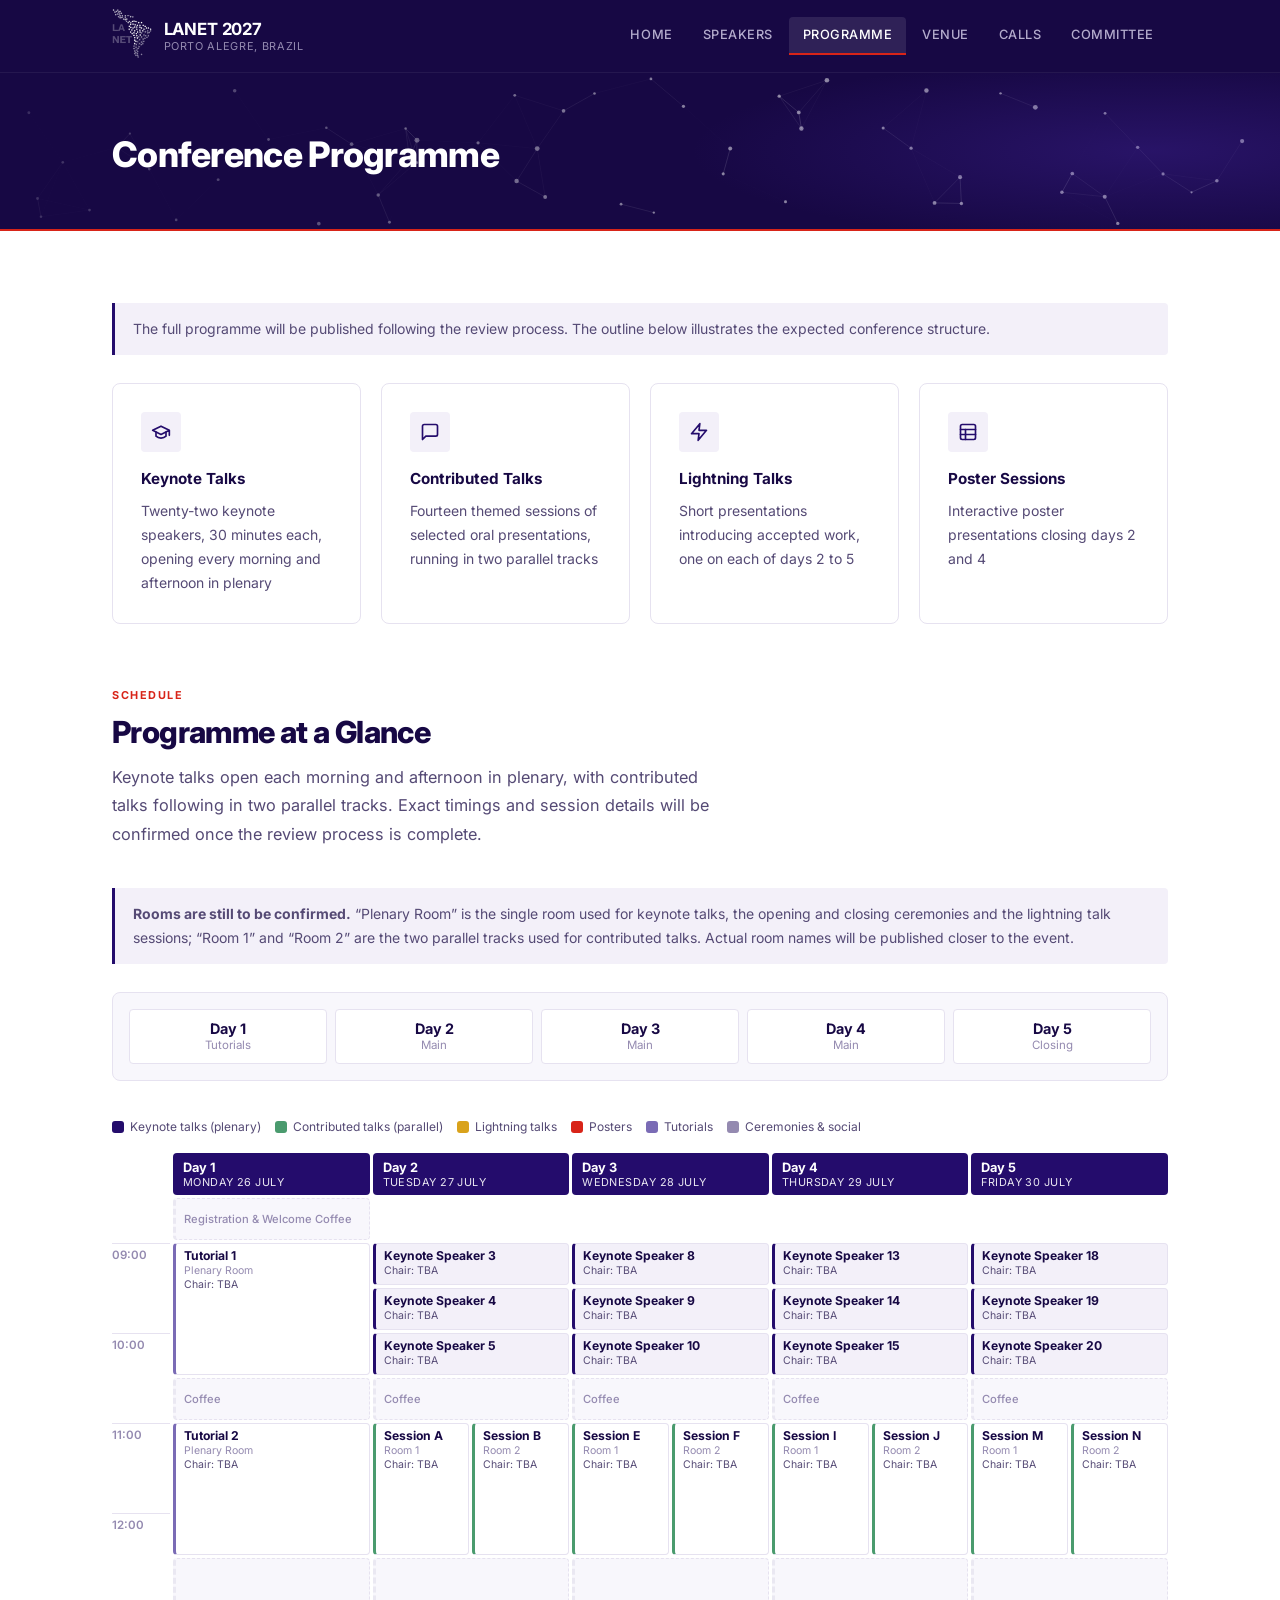
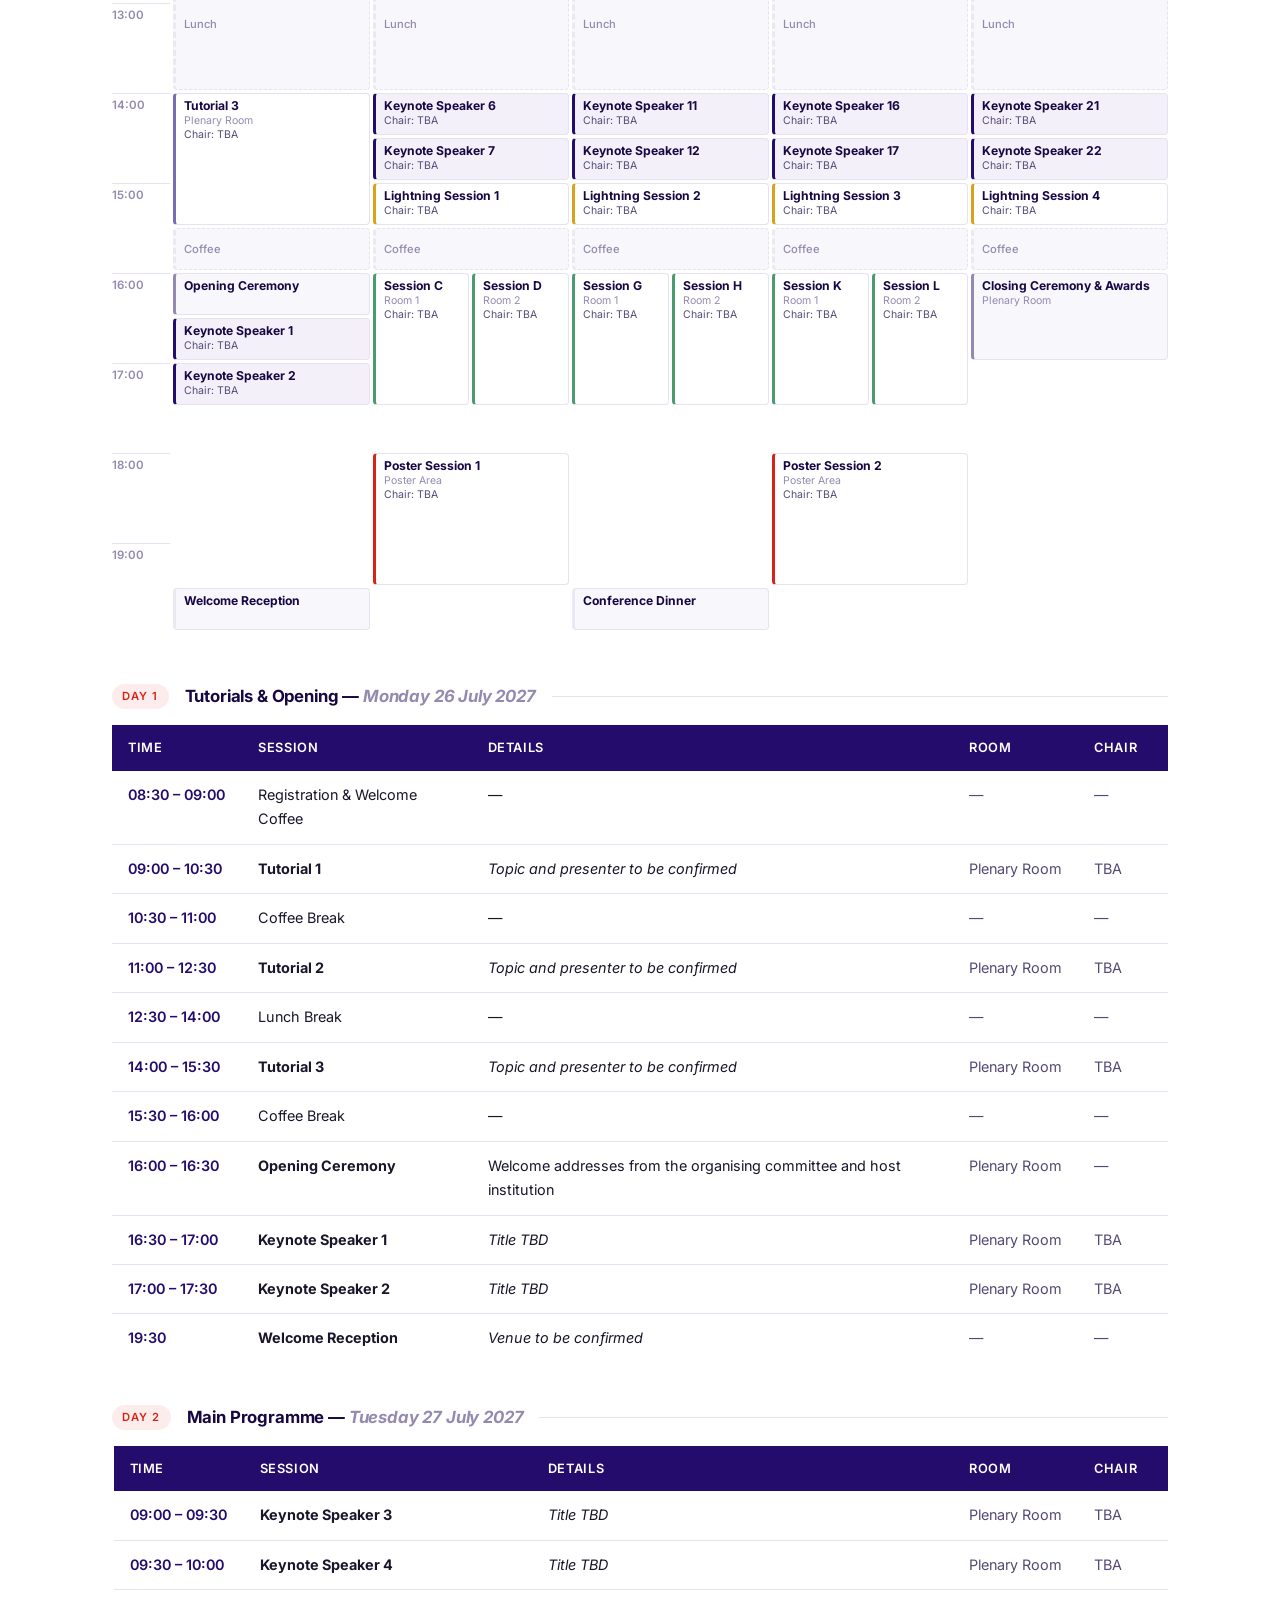
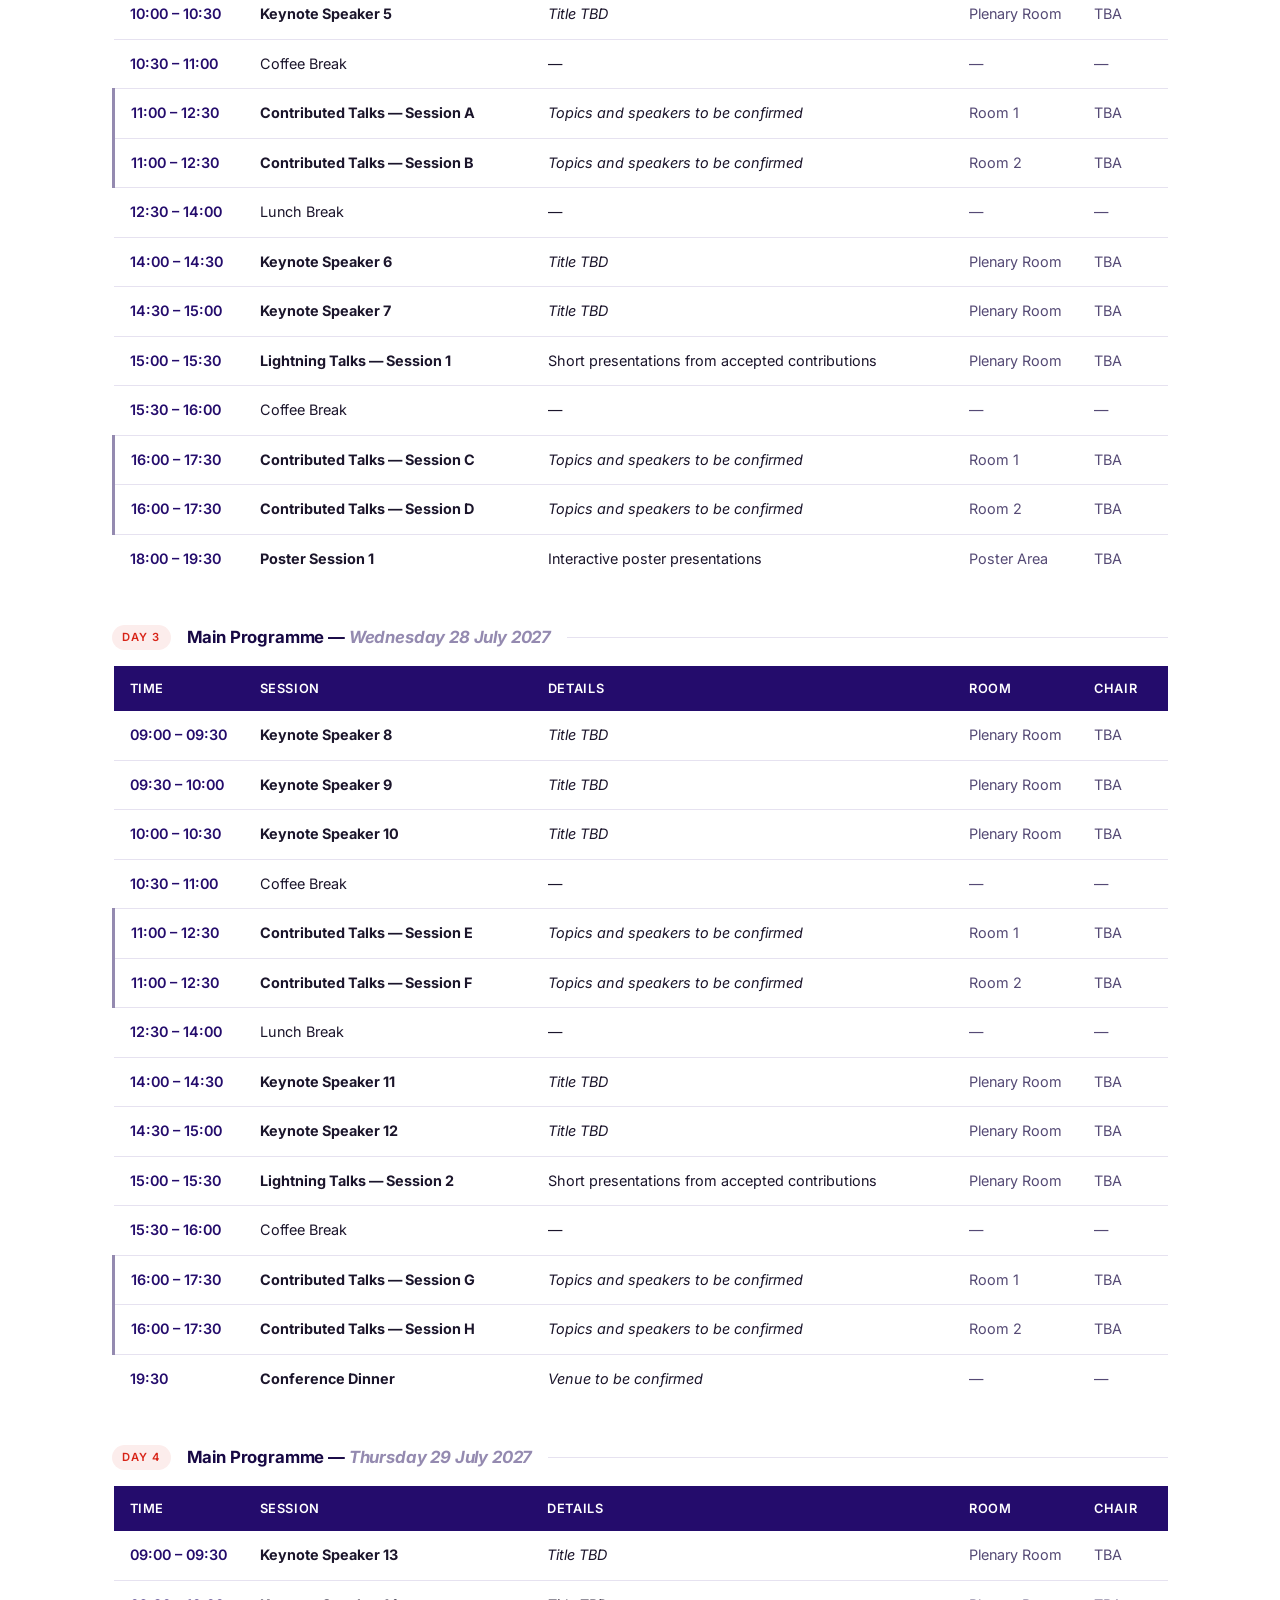
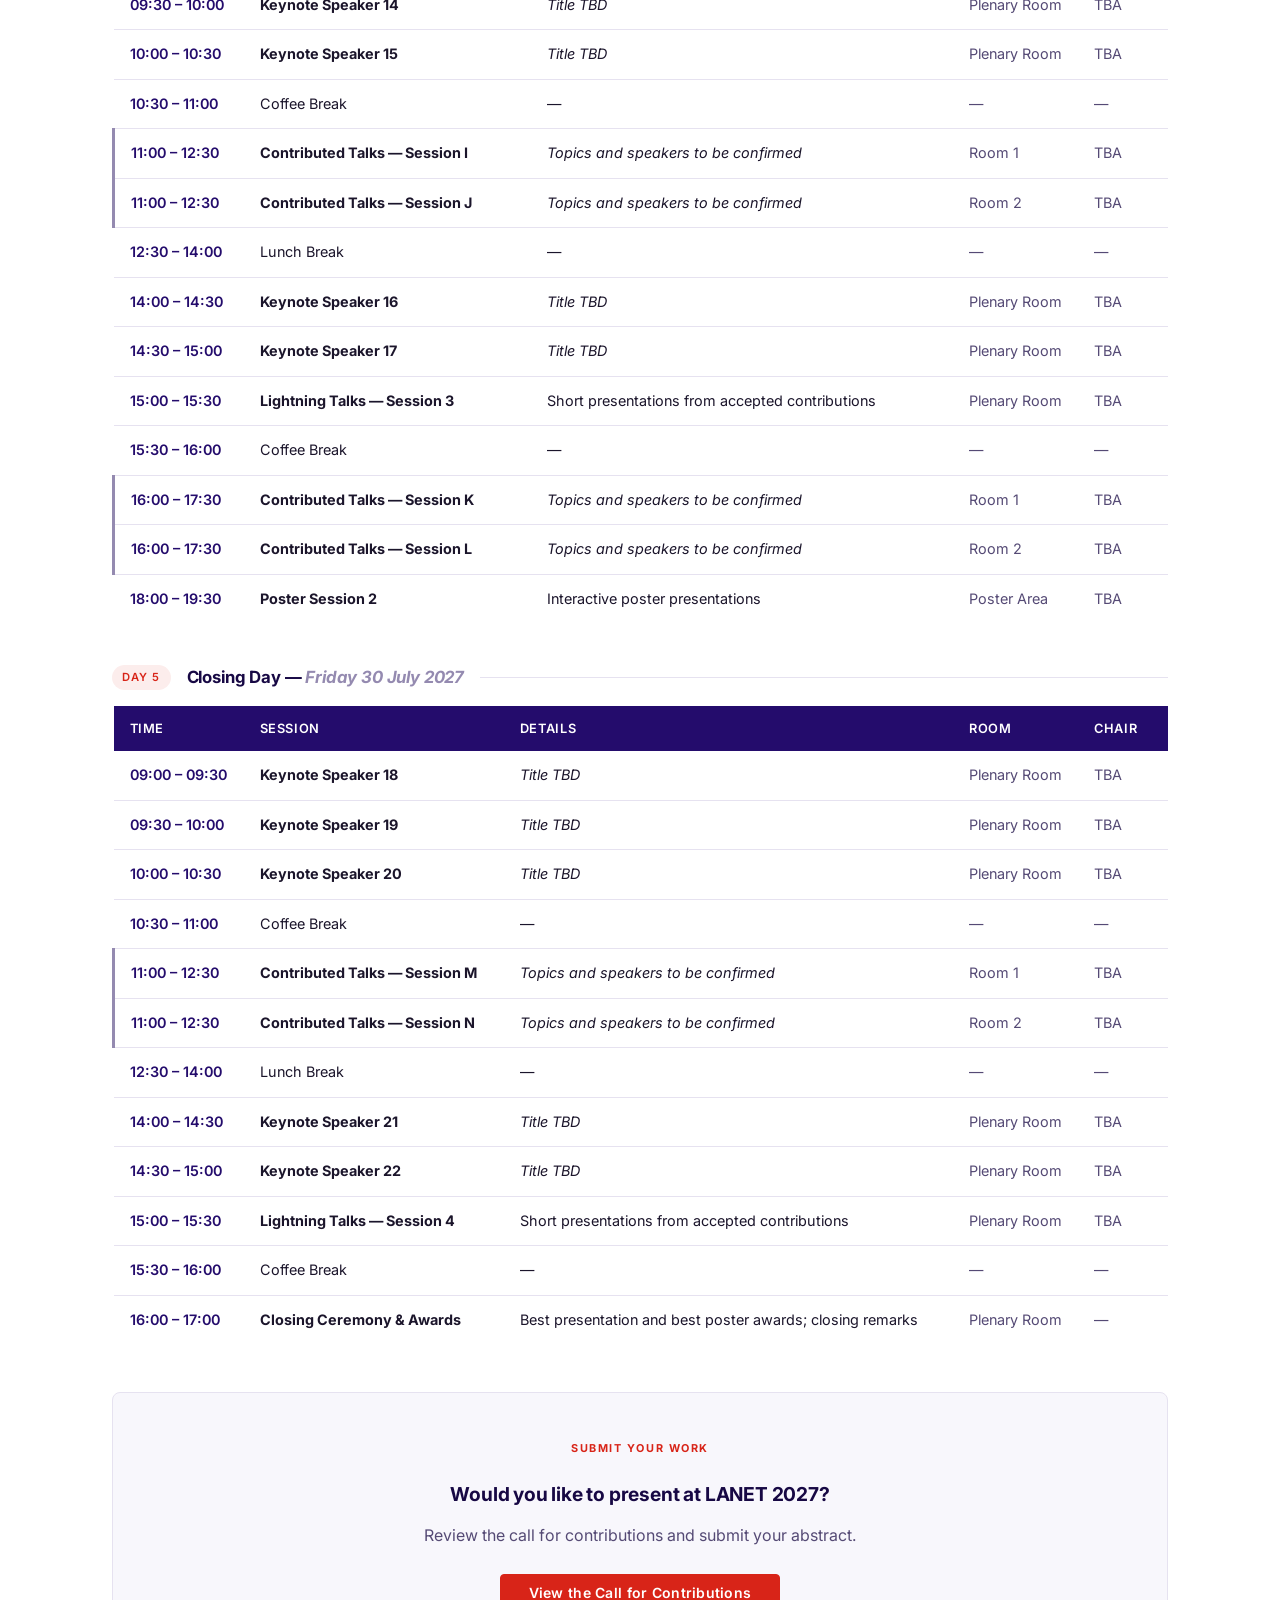
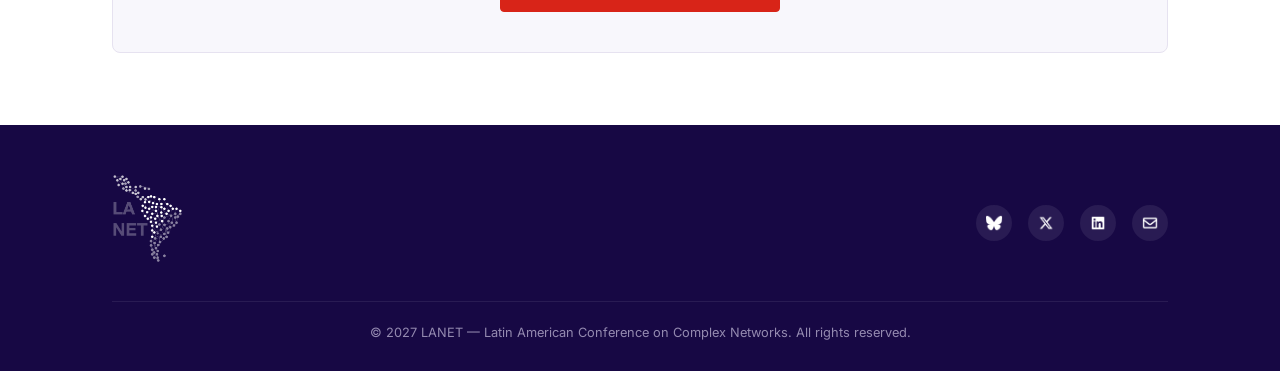
<file: program.html>
<!DOCTYPE html>
<html lang="en">
<head>
  <meta charset="UTF-8" />
  <meta name="viewport" content="width=device-width, initial-scale=1.0" />
  <title>Programme — LANET 2027</title>
  <link rel="icon" href="favicon.ico" sizes="any" />
  <link rel="icon" href="Icons/favicon.svg" type="image/svg+xml" />
  <link rel="icon" href="Icons/favicon-32.png" type="image/png" sizes="32x32" />
  <link rel="icon" href="Icons/favicon-16.png" type="image/png" sizes="16x16" />
  <link rel="apple-touch-icon" href="Icons/apple-touch-icon.png" />
  <link rel="stylesheet" href="style.css" />
</head>
<body>

  <header class="site-header">
    <div class="container">
      <nav class="nav-inner">
        <a href="index.html" class="nav-brand">
          <img src="logos/Lanet.png" alt="LANET" />
          <div class="nav-brand-text">
            <span class="nav-brand-title">LANET 2027</span>
            <span class="nav-brand-sub">Porto Alegre, Brazil</span>
          </div>
        </a>
        <button class="nav-toggle" aria-label="Open navigation">
          <span></span><span></span><span></span>
        </button>
        <ul class="nav-menu">
          <li><a href="index.html">Home</a></li>
          <li><a href="speakers.html">Speakers</a></li>
          <li><a href="program.html" class="active">Programme</a></li>
          <li><a href="venue.html">Venue</a></li>
          <li><a href="calls.html">Calls</a></li>
          <li><a href="committee.html">Committee</a></li>
        </ul>
      </nav>
    </div>
  </header>

  <div class="page-hero">
    <canvas class="hero-net" aria-hidden="true"></canvas>
    <div class="container">
      <h1 class="page-hero-title">Conference Programme</h1>
    </div>
  </div>

  <section class="section">
    <div class="container">

      <div class="notice">
        The full programme will be published following the review process. The outline below
        illustrates the expected conference structure.
      </div>

      <div class="card-grid grid-4" style="margin-bottom:56px;">
        <div class="card">
          <div class="card-icon">
            <svg xmlns="http://www.w3.org/2000/svg" width="20" height="20" viewBox="0 0 24 24" fill="none" stroke="currentColor" stroke-width="2" stroke-linecap="round" stroke-linejoin="round"><path d="M22 10v6M2 10l10-5 10 5-10 5z"/><path d="M6 12v5c3 3 9 3 12 0v-5"/></svg>
          </div>
          <div class="card-h3">Keynote Talks</div>
          <div class="card-p">Twenty-two keynote speakers, 30 minutes each, opening every morning and afternoon in plenary</div>
        </div>
        <div class="card">
          <div class="card-icon">
            <svg xmlns="http://www.w3.org/2000/svg" width="20" height="20" viewBox="0 0 24 24" fill="none" stroke="currentColor" stroke-width="2" stroke-linecap="round" stroke-linejoin="round"><path d="M21 15a2 2 0 0 1-2 2H7l-4 4V5a2 2 0 0 1 2-2h14a2 2 0 0 1 2 2z"/></svg>
          </div>
          <div class="card-h3">Contributed Talks</div>
          <div class="card-p">Fourteen themed sessions of selected oral presentations, running in two parallel tracks</div>
        </div>
        <div class="card">
          <div class="card-icon">
            <svg xmlns="http://www.w3.org/2000/svg" width="20" height="20" viewBox="0 0 24 24" fill="none" stroke="currentColor" stroke-width="2" stroke-linecap="round" stroke-linejoin="round"><polygon points="13 2 3 14 12 14 11 22 21 10 12 10 13 2"/></svg>
          </div>
          <div class="card-h3">Lightning Talks</div>
          <div class="card-p">Short presentations introducing accepted work, one on each of days 2 to 5</div>
        </div>
        <div class="card">
          <div class="card-icon">
            <svg xmlns="http://www.w3.org/2000/svg" width="20" height="20" viewBox="0 0 24 24" fill="none" stroke="currentColor" stroke-width="2" stroke-linecap="round" stroke-linejoin="round"><rect x="3" y="3" width="18" height="18" rx="2"/><line x1="3" y1="9" x2="21" y2="9"/><line x1="3" y1="15" x2="21" y2="15"/><line x1="9" y1="9" x2="9" y2="21"/></svg>
          </div>
          <div class="card-h3">Poster Sessions</div>
          <div class="card-p">Interactive poster presentations closing days 2 and 4</div>
        </div>
      </div>

      <div class="section-header">
        <span class="section-eyebrow">Schedule</span>
        <h2 class="section-title">Programme at a Glance</h2>
        <p class="section-lead">
          Keynote talks open each morning and afternoon in plenary, with contributed talks
          following in two parallel tracks. Exact timings and session details will be confirmed
          once the review process is complete.
        </p>
      </div>

      <div class="notice">
        <strong>Rooms are still to be confirmed.</strong> &ldquo;Plenary Room&rdquo; is the single
        room used for keynote talks, the opening and closing ceremonies and the lightning talk
        sessions; &ldquo;Room 1&rdquo; and &ldquo;Room 2&rdquo; are the two parallel tracks used
        for contributed talks. Actual room names will be published closer to the event.
      </div>

      <!-- Day navigation -->
      <div class="day-nav">
        <a href="#day1" class="day-nav-btn">Day 1<span>Tutorials</span></a>
        <a href="#day2" class="day-nav-btn">Day 2<span>Main</span></a>
        <a href="#day3" class="day-nav-btn">Day 3<span>Main</span></a>
        <a href="#day4" class="day-nav-btn">Day 4<span>Main</span></a>
        <a href="#day5" class="day-nav-btn">Day 5<span>Closing</span></a>
      </div>

      <div class="glance-legend">
        <span><i style="background:var(--navy)"></i>Keynote talks (plenary)</span>
        <span><i style="background:#4A9B6E"></i>Contributed talks (parallel)</span>
        <span><i style="background:#D9A21B"></i>Lightning talks</span>
        <span><i style="background:var(--red)"></i>Posters</span>
        <span><i style="background:#7A6BB5"></i>Tutorials</span>
        <span><i style="background:var(--grey-mid)"></i>Ceremonies &amp; social</span>
      </div>

      <div class="tt-wrap">
        <div class="tt">
          <div class="tt-corner"></div>
          <div class="tt-head" style="grid-column:2/span 2">Day 1<span>Monday 26 July</span></div>
          <div class="tt-head" style="grid-column:4/span 2">Day 2<span>Tuesday 27 July</span></div>
          <div class="tt-head" style="grid-column:6/span 2">Day 3<span>Wednesday 28 July</span></div>
          <div class="tt-head" style="grid-column:8/span 2">Day 4<span>Thursday 29 July</span></div>
          <div class="tt-head" style="grid-column:10/span 2">Day 5<span>Friday 30 July</span></div>
          <div class="tt-time" style="grid-row:3/span 2">09:00</div>
          <div class="tt-time" style="grid-row:5/span 2">10:00</div>
          <div class="tt-time" style="grid-row:7/span 2">11:00</div>
          <div class="tt-time" style="grid-row:9/span 2">12:00</div>
          <div class="tt-time" style="grid-row:11/span 2">13:00</div>
          <div class="tt-time" style="grid-row:13/span 2">14:00</div>
          <div class="tt-time" style="grid-row:15/span 2">15:00</div>
          <div class="tt-time" style="grid-row:17/span 2">16:00</div>
          <div class="tt-time" style="grid-row:19/span 2">17:00</div>
          <div class="tt-time" style="grid-row:21/span 2">18:00</div>
          <div class="tt-time" style="grid-row:23/span 2">19:00</div>
          <div class="tt-slot tt-slot--break tt-slot--short" style="grid-column:2/span 2;grid-row:2/span 1">
            <div class="tt-name">Registration & Welcome Coffee</div>
          </div>
          <div class="tt-slot tt-slot--tutorial" style="grid-column:2/span 2;grid-row:3/span 3">
            <div class="tt-name">Tutorial 1</div><div class="tt-room">Plenary Room</div><div class="tt-chair">Chair: TBA</div>
          </div>
          <div class="tt-slot tt-slot--break tt-slot--short" style="grid-column:2/span 2;grid-row:6/span 1">
            <div class="tt-name">Coffee</div>
          </div>
          <div class="tt-slot tt-slot--tutorial" style="grid-column:2/span 2;grid-row:7/span 3">
            <div class="tt-name">Tutorial 2</div><div class="tt-room">Plenary Room</div><div class="tt-chair">Chair: TBA</div>
          </div>
          <div class="tt-slot tt-slot--break" style="grid-column:2/span 2;grid-row:10/span 3">
            <div class="tt-name">Lunch</div>
          </div>
          <div class="tt-slot tt-slot--tutorial" style="grid-column:2/span 2;grid-row:13/span 3">
            <div class="tt-name">Tutorial 3</div><div class="tt-room">Plenary Room</div><div class="tt-chair">Chair: TBA</div>
          </div>
          <div class="tt-slot tt-slot--break tt-slot--short" style="grid-column:2/span 2;grid-row:16/span 1">
            <div class="tt-name">Coffee</div>
          </div>
          <div class="tt-slot tt-slot--ceremony tt-slot--short" style="grid-column:2/span 2;grid-row:17/span 1">
            <div class="tt-name">Opening Ceremony</div><div class="tt-room">Plenary Room</div>
          </div>
          <div class="tt-slot tt-slot--keynote tt-slot--short" style="grid-column:2/span 2;grid-row:18/span 1">
            <div class="tt-name">Keynote Speaker 1</div><div class="tt-room">Plenary Room</div><div class="tt-chair">Chair: TBA</div>
          </div>
          <div class="tt-slot tt-slot--keynote tt-slot--short" style="grid-column:2/span 2;grid-row:19/span 1">
            <div class="tt-name">Keynote Speaker 2</div><div class="tt-room">Plenary Room</div><div class="tt-chair">Chair: TBA</div>
          </div>
          <div class="tt-slot tt-slot--social tt-slot--short" style="grid-column:2/span 2;grid-row:24/span 1">
            <div class="tt-name">Welcome Reception</div>
          </div>
          <div class="tt-slot tt-slot--keynote tt-slot--short" style="grid-column:4/span 2;grid-row:3/span 1">
            <div class="tt-name">Keynote Speaker 3</div><div class="tt-room">Plenary Room</div><div class="tt-chair">Chair: TBA</div>
          </div>
          <div class="tt-slot tt-slot--keynote tt-slot--short" style="grid-column:4/span 2;grid-row:4/span 1">
            <div class="tt-name">Keynote Speaker 4</div><div class="tt-room">Plenary Room</div><div class="tt-chair">Chair: TBA</div>
          </div>
          <div class="tt-slot tt-slot--keynote tt-slot--short" style="grid-column:4/span 2;grid-row:5/span 1">
            <div class="tt-name">Keynote Speaker 5</div><div class="tt-room">Plenary Room</div><div class="tt-chair">Chair: TBA</div>
          </div>
          <div class="tt-slot tt-slot--break tt-slot--short" style="grid-column:4/span 2;grid-row:6/span 1">
            <div class="tt-name">Coffee</div>
          </div>
          <div class="tt-slot tt-slot--contributed" style="grid-column:4/span 1;grid-row:7/span 3">
            <div class="tt-name">Session A</div><div class="tt-room">Room 1</div><div class="tt-chair">Chair: TBA</div>
          </div>
          <div class="tt-slot tt-slot--contributed" style="grid-column:5/span 1;grid-row:7/span 3">
            <div class="tt-name">Session B</div><div class="tt-room">Room 2</div><div class="tt-chair">Chair: TBA</div>
          </div>
          <div class="tt-slot tt-slot--break" style="grid-column:4/span 2;grid-row:10/span 3">
            <div class="tt-name">Lunch</div>
          </div>
          <div class="tt-slot tt-slot--keynote tt-slot--short" style="grid-column:4/span 2;grid-row:13/span 1">
            <div class="tt-name">Keynote Speaker 6</div><div class="tt-room">Plenary Room</div><div class="tt-chair">Chair: TBA</div>
          </div>
          <div class="tt-slot tt-slot--keynote tt-slot--short" style="grid-column:4/span 2;grid-row:14/span 1">
            <div class="tt-name">Keynote Speaker 7</div><div class="tt-room">Plenary Room</div><div class="tt-chair">Chair: TBA</div>
          </div>
          <div class="tt-slot tt-slot--lightning tt-slot--short" style="grid-column:4/span 2;grid-row:15/span 1">
            <div class="tt-name">Lightning Session 1</div><div class="tt-room">Plenary Room</div><div class="tt-chair">Chair: TBA</div>
          </div>
          <div class="tt-slot tt-slot--break tt-slot--short" style="grid-column:4/span 2;grid-row:16/span 1">
            <div class="tt-name">Coffee</div>
          </div>
          <div class="tt-slot tt-slot--contributed" style="grid-column:4/span 1;grid-row:17/span 3">
            <div class="tt-name">Session C</div><div class="tt-room">Room 1</div><div class="tt-chair">Chair: TBA</div>
          </div>
          <div class="tt-slot tt-slot--contributed" style="grid-column:5/span 1;grid-row:17/span 3">
            <div class="tt-name">Session D</div><div class="tt-room">Room 2</div><div class="tt-chair">Chair: TBA</div>
          </div>
          <div class="tt-slot tt-slot--poster" style="grid-column:4/span 2;grid-row:21/span 3">
            <div class="tt-name">Poster Session 1</div><div class="tt-room">Poster Area</div><div class="tt-chair">Chair: TBA</div>
          </div>
          <div class="tt-slot tt-slot--keynote tt-slot--short" style="grid-column:6/span 2;grid-row:3/span 1">
            <div class="tt-name">Keynote Speaker 8</div><div class="tt-room">Plenary Room</div><div class="tt-chair">Chair: TBA</div>
          </div>
          <div class="tt-slot tt-slot--keynote tt-slot--short" style="grid-column:6/span 2;grid-row:4/span 1">
            <div class="tt-name">Keynote Speaker 9</div><div class="tt-room">Plenary Room</div><div class="tt-chair">Chair: TBA</div>
          </div>
          <div class="tt-slot tt-slot--keynote tt-slot--short" style="grid-column:6/span 2;grid-row:5/span 1">
            <div class="tt-name">Keynote Speaker 10</div><div class="tt-room">Plenary Room</div><div class="tt-chair">Chair: TBA</div>
          </div>
          <div class="tt-slot tt-slot--break tt-slot--short" style="grid-column:6/span 2;grid-row:6/span 1">
            <div class="tt-name">Coffee</div>
          </div>
          <div class="tt-slot tt-slot--contributed" style="grid-column:6/span 1;grid-row:7/span 3">
            <div class="tt-name">Session E</div><div class="tt-room">Room 1</div><div class="tt-chair">Chair: TBA</div>
          </div>
          <div class="tt-slot tt-slot--contributed" style="grid-column:7/span 1;grid-row:7/span 3">
            <div class="tt-name">Session F</div><div class="tt-room">Room 2</div><div class="tt-chair">Chair: TBA</div>
          </div>
          <div class="tt-slot tt-slot--break" style="grid-column:6/span 2;grid-row:10/span 3">
            <div class="tt-name">Lunch</div>
          </div>
          <div class="tt-slot tt-slot--keynote tt-slot--short" style="grid-column:6/span 2;grid-row:13/span 1">
            <div class="tt-name">Keynote Speaker 11</div><div class="tt-room">Plenary Room</div><div class="tt-chair">Chair: TBA</div>
          </div>
          <div class="tt-slot tt-slot--keynote tt-slot--short" style="grid-column:6/span 2;grid-row:14/span 1">
            <div class="tt-name">Keynote Speaker 12</div><div class="tt-room">Plenary Room</div><div class="tt-chair">Chair: TBA</div>
          </div>
          <div class="tt-slot tt-slot--lightning tt-slot--short" style="grid-column:6/span 2;grid-row:15/span 1">
            <div class="tt-name">Lightning Session 2</div><div class="tt-room">Plenary Room</div><div class="tt-chair">Chair: TBA</div>
          </div>
          <div class="tt-slot tt-slot--break tt-slot--short" style="grid-column:6/span 2;grid-row:16/span 1">
            <div class="tt-name">Coffee</div>
          </div>
          <div class="tt-slot tt-slot--contributed" style="grid-column:6/span 1;grid-row:17/span 3">
            <div class="tt-name">Session G</div><div class="tt-room">Room 1</div><div class="tt-chair">Chair: TBA</div>
          </div>
          <div class="tt-slot tt-slot--contributed" style="grid-column:7/span 1;grid-row:17/span 3">
            <div class="tt-name">Session H</div><div class="tt-room">Room 2</div><div class="tt-chair">Chair: TBA</div>
          </div>
          <div class="tt-slot tt-slot--social tt-slot--short" style="grid-column:6/span 2;grid-row:24/span 1">
            <div class="tt-name">Conference Dinner</div>
          </div>
          <div class="tt-slot tt-slot--keynote tt-slot--short" style="grid-column:8/span 2;grid-row:3/span 1">
            <div class="tt-name">Keynote Speaker 13</div><div class="tt-room">Plenary Room</div><div class="tt-chair">Chair: TBA</div>
          </div>
          <div class="tt-slot tt-slot--keynote tt-slot--short" style="grid-column:8/span 2;grid-row:4/span 1">
            <div class="tt-name">Keynote Speaker 14</div><div class="tt-room">Plenary Room</div><div class="tt-chair">Chair: TBA</div>
          </div>
          <div class="tt-slot tt-slot--keynote tt-slot--short" style="grid-column:8/span 2;grid-row:5/span 1">
            <div class="tt-name">Keynote Speaker 15</div><div class="tt-room">Plenary Room</div><div class="tt-chair">Chair: TBA</div>
          </div>
          <div class="tt-slot tt-slot--break tt-slot--short" style="grid-column:8/span 2;grid-row:6/span 1">
            <div class="tt-name">Coffee</div>
          </div>
          <div class="tt-slot tt-slot--contributed" style="grid-column:8/span 1;grid-row:7/span 3">
            <div class="tt-name">Session I</div><div class="tt-room">Room 1</div><div class="tt-chair">Chair: TBA</div>
          </div>
          <div class="tt-slot tt-slot--contributed" style="grid-column:9/span 1;grid-row:7/span 3">
            <div class="tt-name">Session J</div><div class="tt-room">Room 2</div><div class="tt-chair">Chair: TBA</div>
          </div>
          <div class="tt-slot tt-slot--break" style="grid-column:8/span 2;grid-row:10/span 3">
            <div class="tt-name">Lunch</div>
          </div>
          <div class="tt-slot tt-slot--keynote tt-slot--short" style="grid-column:8/span 2;grid-row:13/span 1">
            <div class="tt-name">Keynote Speaker 16</div><div class="tt-room">Plenary Room</div><div class="tt-chair">Chair: TBA</div>
          </div>
          <div class="tt-slot tt-slot--keynote tt-slot--short" style="grid-column:8/span 2;grid-row:14/span 1">
            <div class="tt-name">Keynote Speaker 17</div><div class="tt-room">Plenary Room</div><div class="tt-chair">Chair: TBA</div>
          </div>
          <div class="tt-slot tt-slot--lightning tt-slot--short" style="grid-column:8/span 2;grid-row:15/span 1">
            <div class="tt-name">Lightning Session 3</div><div class="tt-room">Plenary Room</div><div class="tt-chair">Chair: TBA</div>
          </div>
          <div class="tt-slot tt-slot--break tt-slot--short" style="grid-column:8/span 2;grid-row:16/span 1">
            <div class="tt-name">Coffee</div>
          </div>
          <div class="tt-slot tt-slot--contributed" style="grid-column:8/span 1;grid-row:17/span 3">
            <div class="tt-name">Session K</div><div class="tt-room">Room 1</div><div class="tt-chair">Chair: TBA</div>
          </div>
          <div class="tt-slot tt-slot--contributed" style="grid-column:9/span 1;grid-row:17/span 3">
            <div class="tt-name">Session L</div><div class="tt-room">Room 2</div><div class="tt-chair">Chair: TBA</div>
          </div>
          <div class="tt-slot tt-slot--poster" style="grid-column:8/span 2;grid-row:21/span 3">
            <div class="tt-name">Poster Session 2</div><div class="tt-room">Poster Area</div><div class="tt-chair">Chair: TBA</div>
          </div>
          <div class="tt-slot tt-slot--keynote tt-slot--short" style="grid-column:10/span 2;grid-row:3/span 1">
            <div class="tt-name">Keynote Speaker 18</div><div class="tt-room">Plenary Room</div><div class="tt-chair">Chair: TBA</div>
          </div>
          <div class="tt-slot tt-slot--keynote tt-slot--short" style="grid-column:10/span 2;grid-row:4/span 1">
            <div class="tt-name">Keynote Speaker 19</div><div class="tt-room">Plenary Room</div><div class="tt-chair">Chair: TBA</div>
          </div>
          <div class="tt-slot tt-slot--keynote tt-slot--short" style="grid-column:10/span 2;grid-row:5/span 1">
            <div class="tt-name">Keynote Speaker 20</div><div class="tt-room">Plenary Room</div><div class="tt-chair">Chair: TBA</div>
          </div>
          <div class="tt-slot tt-slot--break tt-slot--short" style="grid-column:10/span 2;grid-row:6/span 1">
            <div class="tt-name">Coffee</div>
          </div>
          <div class="tt-slot tt-slot--contributed" style="grid-column:10/span 1;grid-row:7/span 3">
            <div class="tt-name">Session M</div><div class="tt-room">Room 1</div><div class="tt-chair">Chair: TBA</div>
          </div>
          <div class="tt-slot tt-slot--contributed" style="grid-column:11/span 1;grid-row:7/span 3">
            <div class="tt-name">Session N</div><div class="tt-room">Room 2</div><div class="tt-chair">Chair: TBA</div>
          </div>
          <div class="tt-slot tt-slot--break" style="grid-column:10/span 2;grid-row:10/span 3">
            <div class="tt-name">Lunch</div>
          </div>
          <div class="tt-slot tt-slot--keynote tt-slot--short" style="grid-column:10/span 2;grid-row:13/span 1">
            <div class="tt-name">Keynote Speaker 21</div><div class="tt-room">Plenary Room</div><div class="tt-chair">Chair: TBA</div>
          </div>
          <div class="tt-slot tt-slot--keynote tt-slot--short" style="grid-column:10/span 2;grid-row:14/span 1">
            <div class="tt-name">Keynote Speaker 22</div><div class="tt-room">Plenary Room</div><div class="tt-chair">Chair: TBA</div>
          </div>
          <div class="tt-slot tt-slot--lightning tt-slot--short" style="grid-column:10/span 2;grid-row:15/span 1">
            <div class="tt-name">Lightning Session 4</div><div class="tt-room">Plenary Room</div><div class="tt-chair">Chair: TBA</div>
          </div>
          <div class="tt-slot tt-slot--break tt-slot--short" style="grid-column:10/span 2;grid-row:16/span 1">
            <div class="tt-name">Coffee</div>
          </div>
          <div class="tt-slot tt-slot--ceremony" style="grid-column:10/span 2;grid-row:17/span 2">
            <div class="tt-name">Closing Ceremony & Awards</div><div class="tt-room">Plenary Room</div>
          </div>
        </div>
      </div>

      <!-- Day 1 -->
      <div class="day-header" id="day1">
        <span class="day-tag">Day 1</span>
        <h3>Tutorials &amp; Opening &mdash; <span class="day-date">Monday 26 July 2027</span></h3>
      </div>
      <table class="prog-table">
        <thead>
          <tr><th>Time</th><th>Session</th><th>Details</th><th>Room</th><th>Chair</th></tr>
        </thead>
        <tbody>
          <tr><td class="time-col">08:30 – 09:00</td><td>Registration &amp; Welcome Coffee</td><td>&mdash;</td><td class="room-col room-col--none">&mdash;</td><td class="chair-col chair-col--none">&mdash;</td></tr>
          <tr><td class="time-col">09:00 – 10:30</td><td><strong>Tutorial 1</strong></td><td><em>Topic and presenter to be confirmed</em></td><td class="room-col">Plenary Room</td><td class="chair-col">TBA</td></tr>
          <tr><td class="time-col">10:30 – 11:00</td><td>Coffee Break</td><td>&mdash;</td><td class="room-col room-col--none">&mdash;</td><td class="chair-col chair-col--none">&mdash;</td></tr>
          <tr><td class="time-col">11:00 – 12:30</td><td><strong>Tutorial 2</strong></td><td><em>Topic and presenter to be confirmed</em></td><td class="room-col">Plenary Room</td><td class="chair-col">TBA</td></tr>
          <tr><td class="time-col">12:30 – 14:00</td><td>Lunch Break</td><td>&mdash;</td><td class="room-col room-col--none">&mdash;</td><td class="chair-col chair-col--none">&mdash;</td></tr>
          <tr><td class="time-col">14:00 – 15:30</td><td><strong>Tutorial 3</strong></td><td><em>Topic and presenter to be confirmed</em></td><td class="room-col">Plenary Room</td><td class="chair-col">TBA</td></tr>
          <tr><td class="time-col">15:30 – 16:00</td><td>Coffee Break</td><td>&mdash;</td><td class="room-col room-col--none">&mdash;</td><td class="chair-col chair-col--none">&mdash;</td></tr>
          <tr><td class="time-col">16:00 – 16:30</td><td><strong>Opening Ceremony</strong></td><td>Welcome addresses from the organising committee and host institution</td><td class="room-col">Plenary Room</td><td class="chair-col chair-col--none">&mdash;</td></tr>
          <tr><td class="time-col">16:30 – 17:00</td><td><strong>Keynote Speaker 1</strong></td><td><em>Title TBD</em></td><td class="room-col">Plenary Room</td><td class="chair-col">TBA</td></tr>
          <tr><td class="time-col">17:00 – 17:30</td><td><strong>Keynote Speaker 2</strong></td><td><em>Title TBD</em></td><td class="room-col">Plenary Room</td><td class="chair-col">TBA</td></tr>
          <tr><td class="time-col">19:30</td><td><strong>Welcome Reception</strong></td><td><em>Venue to be confirmed</em></td><td class="room-col room-col--none">&mdash;</td><td class="chair-col chair-col--none">&mdash;</td></tr>
        </tbody>
      </table>

      <!-- Day 2 -->
      <div class="day-header" id="day2">
        <span class="day-tag">Day 2</span>
        <h3>Main Programme &mdash; <span class="day-date">Tuesday 27 July 2027</span></h3>
      </div>
      <table class="prog-table">
        <thead>
          <tr><th>Time</th><th>Session</th><th>Details</th><th>Room</th><th>Chair</th></tr>
        </thead>
        <tbody>
          <tr><td class="time-col">09:00 – 09:30</td><td><strong>Keynote Speaker 3</strong></td><td><em>Title TBD</em></td><td class="room-col">Plenary Room</td><td class="chair-col">TBA</td></tr>
          <tr><td class="time-col">09:30 – 10:00</td><td><strong>Keynote Speaker 4</strong></td><td><em>Title TBD</em></td><td class="room-col">Plenary Room</td><td class="chair-col">TBA</td></tr>
          <tr><td class="time-col">10:00 – 10:30</td><td><strong>Keynote Speaker 5</strong></td><td><em>Title TBD</em></td><td class="room-col">Plenary Room</td><td class="chair-col">TBA</td></tr>
          <tr><td class="time-col">10:30 – 11:00</td><td>Coffee Break</td><td>&mdash;</td><td class="room-col room-col--none">&mdash;</td><td class="chair-col chair-col--none">&mdash;</td></tr>
          <tr class="parallel-row"><td class="time-col">11:00 – 12:30</td><td><strong>Contributed Talks &mdash; Session A</strong></td><td><em>Topics and speakers to be confirmed</em></td><td class="room-col">Room 1</td><td class="chair-col">TBA</td></tr>
          <tr class="parallel-row"><td class="time-col">11:00 – 12:30</td><td><strong>Contributed Talks &mdash; Session B</strong></td><td><em>Topics and speakers to be confirmed</em></td><td class="room-col">Room 2</td><td class="chair-col">TBA</td></tr>
          <tr><td class="time-col">12:30 – 14:00</td><td>Lunch Break</td><td>&mdash;</td><td class="room-col room-col--none">&mdash;</td><td class="chair-col chair-col--none">&mdash;</td></tr>
          <tr><td class="time-col">14:00 – 14:30</td><td><strong>Keynote Speaker 6</strong></td><td><em>Title TBD</em></td><td class="room-col">Plenary Room</td><td class="chair-col">TBA</td></tr>
          <tr><td class="time-col">14:30 – 15:00</td><td><strong>Keynote Speaker 7</strong></td><td><em>Title TBD</em></td><td class="room-col">Plenary Room</td><td class="chair-col">TBA</td></tr>
          <tr><td class="time-col">15:00 – 15:30</td><td><strong>Lightning Talks &mdash; Session 1</strong></td><td>Short presentations from accepted contributions</td><td class="room-col">Plenary Room</td><td class="chair-col">TBA</td></tr>
          <tr><td class="time-col">15:30 – 16:00</td><td>Coffee Break</td><td>&mdash;</td><td class="room-col room-col--none">&mdash;</td><td class="chair-col chair-col--none">&mdash;</td></tr>
          <tr class="parallel-row"><td class="time-col">16:00 – 17:30</td><td><strong>Contributed Talks &mdash; Session C</strong></td><td><em>Topics and speakers to be confirmed</em></td><td class="room-col">Room 1</td><td class="chair-col">TBA</td></tr>
          <tr class="parallel-row"><td class="time-col">16:00 – 17:30</td><td><strong>Contributed Talks &mdash; Session D</strong></td><td><em>Topics and speakers to be confirmed</em></td><td class="room-col">Room 2</td><td class="chair-col">TBA</td></tr>
          <tr><td class="time-col">18:00 – 19:30</td><td><strong>Poster Session 1</strong></td><td>Interactive poster presentations</td><td class="room-col">Poster Area</td><td class="chair-col">TBA</td></tr>
        </tbody>
      </table>

      <!-- Day 3 -->
      <div class="day-header" id="day3">
        <span class="day-tag">Day 3</span>
        <h3>Main Programme &mdash; <span class="day-date">Wednesday 28 July 2027</span></h3>
      </div>
      <table class="prog-table">
        <thead>
          <tr><th>Time</th><th>Session</th><th>Details</th><th>Room</th><th>Chair</th></tr>
        </thead>
        <tbody>
          <tr><td class="time-col">09:00 – 09:30</td><td><strong>Keynote Speaker 8</strong></td><td><em>Title TBD</em></td><td class="room-col">Plenary Room</td><td class="chair-col">TBA</td></tr>
          <tr><td class="time-col">09:30 – 10:00</td><td><strong>Keynote Speaker 9</strong></td><td><em>Title TBD</em></td><td class="room-col">Plenary Room</td><td class="chair-col">TBA</td></tr>
          <tr><td class="time-col">10:00 – 10:30</td><td><strong>Keynote Speaker 10</strong></td><td><em>Title TBD</em></td><td class="room-col">Plenary Room</td><td class="chair-col">TBA</td></tr>
          <tr><td class="time-col">10:30 – 11:00</td><td>Coffee Break</td><td>&mdash;</td><td class="room-col room-col--none">&mdash;</td><td class="chair-col chair-col--none">&mdash;</td></tr>
          <tr class="parallel-row"><td class="time-col">11:00 – 12:30</td><td><strong>Contributed Talks &mdash; Session E</strong></td><td><em>Topics and speakers to be confirmed</em></td><td class="room-col">Room 1</td><td class="chair-col">TBA</td></tr>
          <tr class="parallel-row"><td class="time-col">11:00 – 12:30</td><td><strong>Contributed Talks &mdash; Session F</strong></td><td><em>Topics and speakers to be confirmed</em></td><td class="room-col">Room 2</td><td class="chair-col">TBA</td></tr>
          <tr><td class="time-col">12:30 – 14:00</td><td>Lunch Break</td><td>&mdash;</td><td class="room-col room-col--none">&mdash;</td><td class="chair-col chair-col--none">&mdash;</td></tr>
          <tr><td class="time-col">14:00 – 14:30</td><td><strong>Keynote Speaker 11</strong></td><td><em>Title TBD</em></td><td class="room-col">Plenary Room</td><td class="chair-col">TBA</td></tr>
          <tr><td class="time-col">14:30 – 15:00</td><td><strong>Keynote Speaker 12</strong></td><td><em>Title TBD</em></td><td class="room-col">Plenary Room</td><td class="chair-col">TBA</td></tr>
          <tr><td class="time-col">15:00 – 15:30</td><td><strong>Lightning Talks &mdash; Session 2</strong></td><td>Short presentations from accepted contributions</td><td class="room-col">Plenary Room</td><td class="chair-col">TBA</td></tr>
          <tr><td class="time-col">15:30 – 16:00</td><td>Coffee Break</td><td>&mdash;</td><td class="room-col room-col--none">&mdash;</td><td class="chair-col chair-col--none">&mdash;</td></tr>
          <tr class="parallel-row"><td class="time-col">16:00 – 17:30</td><td><strong>Contributed Talks &mdash; Session G</strong></td><td><em>Topics and speakers to be confirmed</em></td><td class="room-col">Room 1</td><td class="chair-col">TBA</td></tr>
          <tr class="parallel-row"><td class="time-col">16:00 – 17:30</td><td><strong>Contributed Talks &mdash; Session H</strong></td><td><em>Topics and speakers to be confirmed</em></td><td class="room-col">Room 2</td><td class="chair-col">TBA</td></tr>
          <tr><td class="time-col">19:30</td><td><strong>Conference Dinner</strong></td><td><em>Venue to be confirmed</em></td><td class="room-col room-col--none">&mdash;</td><td class="chair-col chair-col--none">&mdash;</td></tr>
        </tbody>
      </table>

      <!-- Day 4 -->
      <div class="day-header" id="day4">
        <span class="day-tag">Day 4</span>
        <h3>Main Programme &mdash; <span class="day-date">Thursday 29 July 2027</span></h3>
      </div>
      <table class="prog-table">
        <thead>
          <tr><th>Time</th><th>Session</th><th>Details</th><th>Room</th><th>Chair</th></tr>
        </thead>
        <tbody>
          <tr><td class="time-col">09:00 – 09:30</td><td><strong>Keynote Speaker 13</strong></td><td><em>Title TBD</em></td><td class="room-col">Plenary Room</td><td class="chair-col">TBA</td></tr>
          <tr><td class="time-col">09:30 – 10:00</td><td><strong>Keynote Speaker 14</strong></td><td><em>Title TBD</em></td><td class="room-col">Plenary Room</td><td class="chair-col">TBA</td></tr>
          <tr><td class="time-col">10:00 – 10:30</td><td><strong>Keynote Speaker 15</strong></td><td><em>Title TBD</em></td><td class="room-col">Plenary Room</td><td class="chair-col">TBA</td></tr>
          <tr><td class="time-col">10:30 – 11:00</td><td>Coffee Break</td><td>&mdash;</td><td class="room-col room-col--none">&mdash;</td><td class="chair-col chair-col--none">&mdash;</td></tr>
          <tr class="parallel-row"><td class="time-col">11:00 – 12:30</td><td><strong>Contributed Talks &mdash; Session I</strong></td><td><em>Topics and speakers to be confirmed</em></td><td class="room-col">Room 1</td><td class="chair-col">TBA</td></tr>
          <tr class="parallel-row"><td class="time-col">11:00 – 12:30</td><td><strong>Contributed Talks &mdash; Session J</strong></td><td><em>Topics and speakers to be confirmed</em></td><td class="room-col">Room 2</td><td class="chair-col">TBA</td></tr>
          <tr><td class="time-col">12:30 – 14:00</td><td>Lunch Break</td><td>&mdash;</td><td class="room-col room-col--none">&mdash;</td><td class="chair-col chair-col--none">&mdash;</td></tr>
          <tr><td class="time-col">14:00 – 14:30</td><td><strong>Keynote Speaker 16</strong></td><td><em>Title TBD</em></td><td class="room-col">Plenary Room</td><td class="chair-col">TBA</td></tr>
          <tr><td class="time-col">14:30 – 15:00</td><td><strong>Keynote Speaker 17</strong></td><td><em>Title TBD</em></td><td class="room-col">Plenary Room</td><td class="chair-col">TBA</td></tr>
          <tr><td class="time-col">15:00 – 15:30</td><td><strong>Lightning Talks &mdash; Session 3</strong></td><td>Short presentations from accepted contributions</td><td class="room-col">Plenary Room</td><td class="chair-col">TBA</td></tr>
          <tr><td class="time-col">15:30 – 16:00</td><td>Coffee Break</td><td>&mdash;</td><td class="room-col room-col--none">&mdash;</td><td class="chair-col chair-col--none">&mdash;</td></tr>
          <tr class="parallel-row"><td class="time-col">16:00 – 17:30</td><td><strong>Contributed Talks &mdash; Session K</strong></td><td><em>Topics and speakers to be confirmed</em></td><td class="room-col">Room 1</td><td class="chair-col">TBA</td></tr>
          <tr class="parallel-row"><td class="time-col">16:00 – 17:30</td><td><strong>Contributed Talks &mdash; Session L</strong></td><td><em>Topics and speakers to be confirmed</em></td><td class="room-col">Room 2</td><td class="chair-col">TBA</td></tr>
          <tr><td class="time-col">18:00 – 19:30</td><td><strong>Poster Session 2</strong></td><td>Interactive poster presentations</td><td class="room-col">Poster Area</td><td class="chair-col">TBA</td></tr>
        </tbody>
      </table>

      <!-- Day 5 -->
      <div class="day-header" id="day5">
        <span class="day-tag">Day 5</span>
        <h3>Closing Day &mdash; <span class="day-date">Friday 30 July 2027</span></h3>
      </div>
      <table class="prog-table">
        <thead>
          <tr><th>Time</th><th>Session</th><th>Details</th><th>Room</th><th>Chair</th></tr>
        </thead>
        <tbody>
          <tr><td class="time-col">09:00 – 09:30</td><td><strong>Keynote Speaker 18</strong></td><td><em>Title TBD</em></td><td class="room-col">Plenary Room</td><td class="chair-col">TBA</td></tr>
          <tr><td class="time-col">09:30 – 10:00</td><td><strong>Keynote Speaker 19</strong></td><td><em>Title TBD</em></td><td class="room-col">Plenary Room</td><td class="chair-col">TBA</td></tr>
          <tr><td class="time-col">10:00 – 10:30</td><td><strong>Keynote Speaker 20</strong></td><td><em>Title TBD</em></td><td class="room-col">Plenary Room</td><td class="chair-col">TBA</td></tr>
          <tr><td class="time-col">10:30 – 11:00</td><td>Coffee Break</td><td>&mdash;</td><td class="room-col room-col--none">&mdash;</td><td class="chair-col chair-col--none">&mdash;</td></tr>
          <tr class="parallel-row"><td class="time-col">11:00 – 12:30</td><td><strong>Contributed Talks &mdash; Session M</strong></td><td><em>Topics and speakers to be confirmed</em></td><td class="room-col">Room 1</td><td class="chair-col">TBA</td></tr>
          <tr class="parallel-row"><td class="time-col">11:00 – 12:30</td><td><strong>Contributed Talks &mdash; Session N</strong></td><td><em>Topics and speakers to be confirmed</em></td><td class="room-col">Room 2</td><td class="chair-col">TBA</td></tr>
          <tr><td class="time-col">12:30 – 14:00</td><td>Lunch Break</td><td>&mdash;</td><td class="room-col room-col--none">&mdash;</td><td class="chair-col chair-col--none">&mdash;</td></tr>
          <tr><td class="time-col">14:00 – 14:30</td><td><strong>Keynote Speaker 21</strong></td><td><em>Title TBD</em></td><td class="room-col">Plenary Room</td><td class="chair-col">TBA</td></tr>
          <tr><td class="time-col">14:30 – 15:00</td><td><strong>Keynote Speaker 22</strong></td><td><em>Title TBD</em></td><td class="room-col">Plenary Room</td><td class="chair-col">TBA</td></tr>
          <tr><td class="time-col">15:00 – 15:30</td><td><strong>Lightning Talks &mdash; Session 4</strong></td><td>Short presentations from accepted contributions</td><td class="room-col">Plenary Room</td><td class="chair-col">TBA</td></tr>
          <tr><td class="time-col">15:30 – 16:00</td><td>Coffee Break</td><td>&mdash;</td><td class="room-col room-col--none">&mdash;</td><td class="chair-col chair-col--none">&mdash;</td></tr>
          <tr><td class="time-col">16:00 – 17:00</td><td><strong>Closing Ceremony &amp; Awards</strong></td><td>Best presentation and best poster awards; closing remarks</td><td class="room-col">Plenary Room</td><td class="chair-col chair-col--none">&mdash;</td></tr>
        </tbody>
      </table>

      <div class="cta-box">
        <span class="section-eyebrow">Submit Your Work</span>
        <h3>Would you like to present at LANET 2027?</h3>
        <p>Review the call for contributions and submit your abstract.</p>
        <a href="calls.html" class="btn btn-primary">View the Call for Contributions</a>
      </div>

    </div>
  </section>

  <footer class="site-footer">
    <div class="container">
      <div class="footer-grid">
        <div class="footer-brand">
          <img src="logos/Lanet.png" alt="LANET" />
        </div>
        <div class="footer-social">
          <a href="https://bsky.app/profile/lanetconference.bsky.social" aria-label="Bluesky" target="_blank" rel="noopener">
            <img src="Icons/bluesky-brands-solid.png" alt="Bluesky" />
          </a>
          <a href="https://x.com/LanetConference" aria-label="X" target="_blank" rel="noopener">
            <img src="Icons/x-twitter-brands-solid.png" alt="X" />
          </a>
          <a href="https://www.linkedin.com/company/144654992/" aria-label="LinkedIn" target="_blank" rel="noopener">
            <img src="Icons/linkedin-brands-solid.png" alt="LinkedIn" />
          </a>
          <a href="#" aria-label="Email" onclick="window.location='mailto:'+'lanet27'+'@biocomplexlab.org'; return false;">
            <img src="Icons/envelope-regular.png" alt="Email" />
          </a>
        </div>
      </div>
      <div class="footer-bottom">
        &copy; 2027 LANET &mdash; Latin American Conference on Complex Networks. All rights reserved.
      </div>
    </div>
  </footer>

  <script src="script.js"></script>
  <script src="hero-network.js"></script>

</body>
</html>
</file>
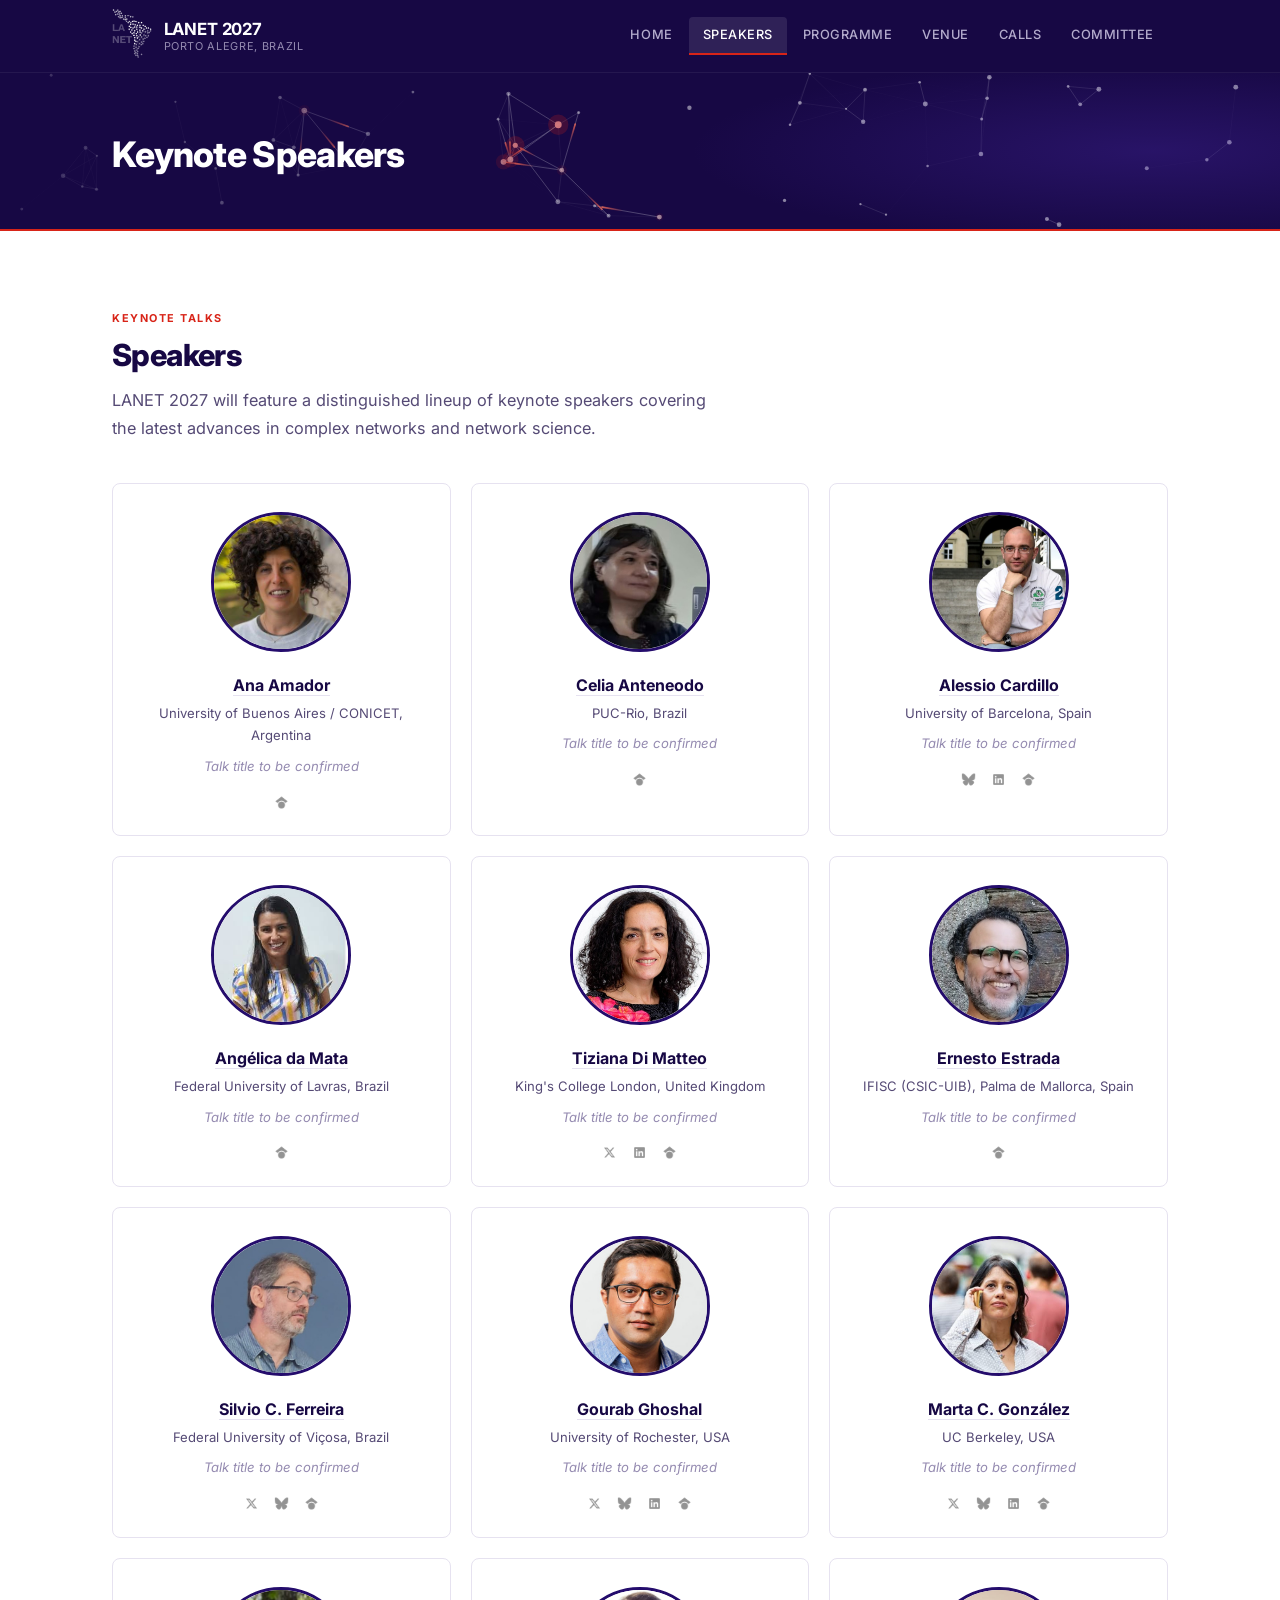
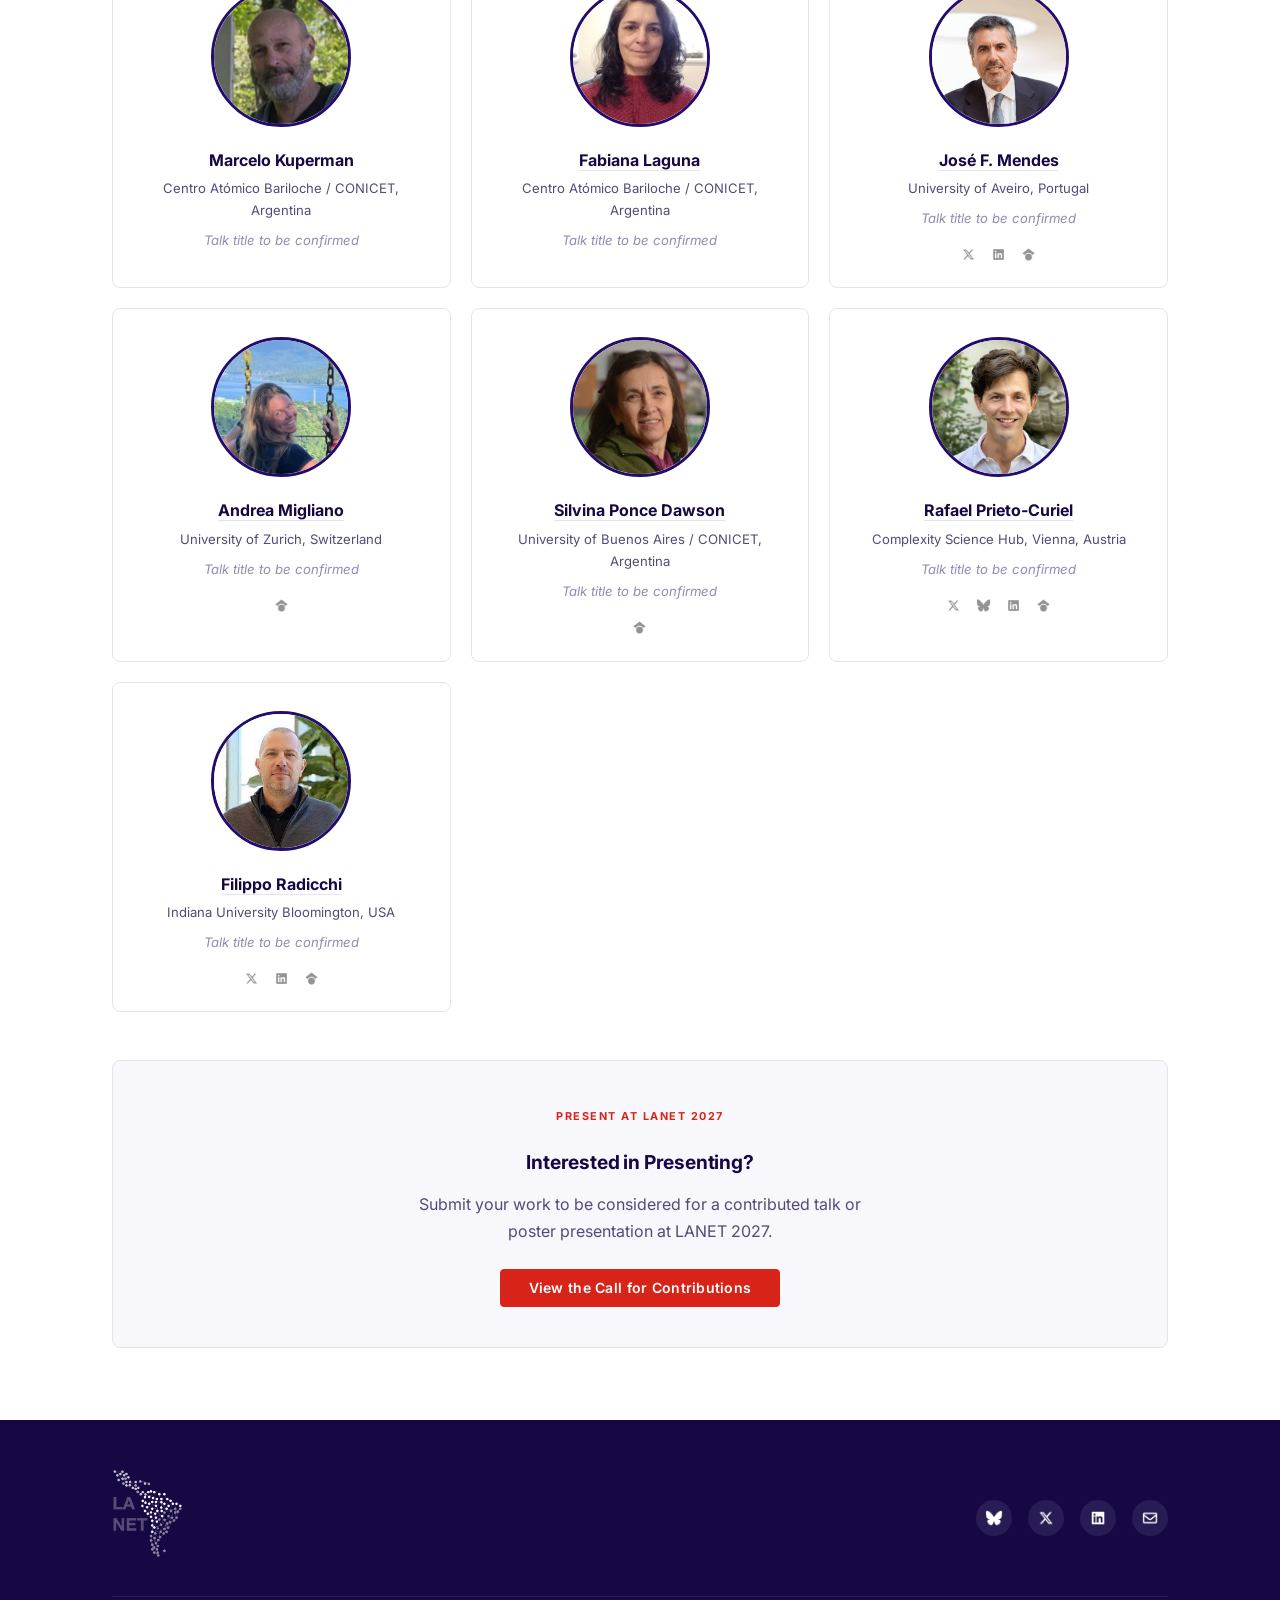
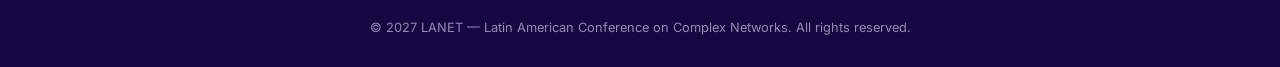
<file: speakers.html>
<!DOCTYPE html>
<html lang="en">
<head>
  <meta charset="UTF-8" />
  <meta name="viewport" content="width=device-width, initial-scale=1.0" />
  <title>Keynote Speakers — LANET 2027</title>
  <link rel="icon" href="favicon.ico" sizes="any" />
  <link rel="icon" href="Icons/favicon.svg" type="image/svg+xml" />
  <link rel="icon" href="Icons/favicon-32.png" type="image/png" sizes="32x32" />
  <link rel="icon" href="Icons/favicon-16.png" type="image/png" sizes="16x16" />
  <link rel="apple-touch-icon" href="Icons/apple-touch-icon.png" />
  <link rel="stylesheet" href="style.css" />
</head>
<body>

  <header class="site-header">
    <div class="container">
      <nav class="nav-inner">
        <a href="index.html" class="nav-brand">
          <img src="logos/Lanet.png" alt="LANET" />
          <div class="nav-brand-text">
            <span class="nav-brand-title">LANET 2027</span>
            <span class="nav-brand-sub">Porto Alegre, Brazil</span>
          </div>
        </a>
        <button class="nav-toggle" aria-label="Open navigation">
          <span></span><span></span><span></span>
        </button>
        <ul class="nav-menu">
          <li><a href="index.html">Home</a></li>
          <li><a href="speakers.html" class="active">Speakers</a></li>
          <li><a href="program.html">Programme</a></li>
          <li><a href="venue.html">Venue</a></li>
          <li><a href="calls.html">Calls</a></li>
          <li><a href="committee.html">Committee</a></li>
        </ul>
      </nav>
    </div>
  </header>

  <div class="page-hero">
    <canvas class="hero-net" aria-hidden="true"></canvas>
    <div class="container">
      <h1 class="page-hero-title">Keynote Speakers</h1>
    </div>
  </div>

  <section class="section">
    <div class="container">

      <div class="section-header">
        <span class="section-eyebrow">Keynote Talks</span>
        <h2 class="section-title">Speakers</h2>
        <p class="section-lead">
          LANET 2027 will feature a distinguished lineup of keynote speakers covering the latest
          advances in complex networks and network science.
        </p>
      </div>

      <div class="card-grid grid-3">

        <div class="speaker-card">
          <img src="speakers/Ana.jpeg" alt="Ana Amador" class="speaker-photo" />
          <div class="speaker-body">
            <div class="speaker-name"><a href="https://www.df.uba.ar/es/component/researchers/miembro/68-Ana_Amador" target="_blank" rel="noopener" class="name-link">Ana Amador</a></div>
            <div class="speaker-affil">University of Buenos Aires / CONICET, Argentina</div>
            <div class="speaker-talk">Talk title to be confirmed</div>
            <div class="speaker-social">
              <a href="https://scholar.google.com/citations?user=0mLk5fEAAAAJ&amp;hl=en" aria-label="Ana Amador on Google Scholar" target="_blank" rel="noopener">
                <img src="Icons/google-scholar-brands-solid.png" alt="" />
              </a>
            </div>
          </div>
        </div>

        <div class="speaker-card">
          <img src="speakers/Celia.jpg" alt="Celia Anteneodo" class="speaker-photo" />
          <div class="speaker-body">
            <div class="speaker-name"><a href="https://www.fis.puc-rio.br/en/colaborador/celia-anteneodo/" target="_blank" rel="noopener" class="name-link">Celia Anteneodo</a></div>
            <div class="speaker-affil">PUC-Rio, Brazil</div>
            <div class="speaker-talk">Talk title to be confirmed</div>
            <div class="speaker-social">
              <a href="https://scholar.google.com/citations?user=qwA8vT1lIIUC&amp;hl=en" aria-label="Celia Anteneodo on Google Scholar" target="_blank" rel="noopener">
                <img src="Icons/google-scholar-brands-solid.png" alt="" />
              </a>
            </div>
          </div>
        </div>

        <div class="speaker-card">
          <img src="speakers/Alessio.jpeg" alt="Alessio Cardillo" class="speaker-photo" />
          <div class="speaker-body">
            <div class="speaker-name"><a href="https://cardillo.web.bifi.es/" target="_blank" rel="noopener" class="name-link">Alessio Cardillo</a></div>
            <div class="speaker-affil">University of Barcelona, Spain</div>
            <div class="speaker-talk">Talk title to be confirmed</div>
            <div class="speaker-social">
              <a href="https://bsky.app/profile/acardillo.bsky.social" aria-label="Alessio Cardillo on Bluesky" target="_blank" rel="noopener">
                <img src="Icons/bluesky-brands-solid.png" alt="" />
              </a>
              <a href="https://www.linkedin.com/in/alessio-cardillo-b559152/" aria-label="Alessio Cardillo on LinkedIn" target="_blank" rel="noopener">
                <img src="Icons/linkedin-brands-solid.png" alt="" />
              </a>
              <a href="https://scholar.google.com/citations?user=Pju73usAAAAJ&amp;hl=en" aria-label="Alessio Cardillo on Google Scholar" target="_blank" rel="noopener">
                <img src="Icons/google-scholar-brands-solid.png" alt="" />
              </a>
            </div>
          </div>
        </div>

        <div class="speaker-card">
          <img src="speakers/Angelica.jpeg" alt="Angélica da Mata" class="speaker-photo" />
          <div class="speaker-body">
            <div class="speaker-name"><a href="https://dfi.ufla.br/portal/equipe/corpo-docente/69-angelica-sousa-da-mata" target="_blank" rel="noopener" class="name-link">Angélica da Mata</a></div>
            <div class="speaker-affil">Federal University of Lavras, Brazil</div>
            <div class="speaker-talk">Talk title to be confirmed</div>
            <div class="speaker-social">
              <a href="https://scholar.google.com/citations?user=k0p-gpAAAAAJ&amp;hl=en" aria-label="Angélica da Mata on Google Scholar" target="_blank" rel="noopener">
                <img src="Icons/google-scholar-brands-solid.png" alt="" />
              </a>
            </div>
          </div>
        </div>

        <div class="speaker-card">
          <img src="speakers/Tiziana.jpg" alt="Tiziana Di Matteo" class="speaker-photo" />
          <div class="speaker-body">
            <div class="speaker-name"><a href="https://www.kcl.ac.uk/people/tiziana-di-matteo" target="_blank" rel="noopener" class="name-link">Tiziana Di Matteo</a></div>
            <div class="speaker-affil">King's College London, United Kingdom</div>
            <div class="speaker-talk">Talk title to be confirmed</div>
            <div class="speaker-social">
              <a href="https://x.com/matteo_tiziana" aria-label="Tiziana Di Matteo on X" target="_blank" rel="noopener">
                <img src="Icons/x-twitter-brands-solid.png" alt="" />
              </a>
              <a href="https://www.linkedin.com/in/tiziana-di-matteo-6026a239" aria-label="Tiziana Di Matteo on LinkedIn" target="_blank" rel="noopener">
                <img src="Icons/linkedin-brands-solid.png" alt="" />
              </a>
              <a href="https://scholar.google.com/citations?user=dTwWSoEAAAAJ&amp;hl=en" aria-label="Tiziana Di Matteo on Google Scholar" target="_blank" rel="noopener">
                <img src="Icons/google-scholar-brands-solid.png" alt="" />
              </a>
            </div>
          </div>
        </div>

        <div class="speaker-card">
          <img src="speakers/Ernesto.jpg" alt="Ernesto Estrada" class="speaker-photo" />
          <div class="speaker-body">
            <div class="speaker-name"><a href="https://www.ifisc.uib-csic.es/en/people/ernesto-estrada/" target="_blank" rel="noopener" class="name-link">Ernesto Estrada</a></div>
            <div class="speaker-affil">IFISC (CSIC-UIB), Palma de Mallorca, Spain</div>
            <div class="speaker-talk">Talk title to be confirmed</div>
            <div class="speaker-social">
              <a href="https://scholar.google.com/citations?user=X0zSDpcAAAAJ&amp;hl=en" aria-label="Ernesto Estrada on Google Scholar" target="_blank" rel="noopener">
                <img src="Icons/google-scholar-brands-solid.png" alt="" />
              </a>
            </div>
          </div>
        </div>

        <div class="speaker-card">
          <img src="speakers/Silvio.jpeg" alt="Silvio C. Ferreira" class="speaker-photo" />
          <div class="speaker-body">
            <div class="speaker-name"><a href="https://sites.google.com/site/silvioferreirajr/home" target="_blank" rel="noopener" class="name-link">Silvio C. Ferreira</a></div>
            <div class="speaker-affil">Federal University of Viçosa, Brazil</div>
            <div class="speaker-talk">Talk title to be confirmed</div>
            <div class="speaker-social">
              <a href="https://x.com/silviojrufv" aria-label="Silvio C. Ferreira on X" target="_blank" rel="noopener">
                <img src="Icons/x-twitter-brands-solid.png" alt="" />
              </a>
              <a href="https://bsky.app/profile/silviojrufv.bsky.social" aria-label="Silvio C. Ferreira on Bluesky" target="_blank" rel="noopener">
                <img src="Icons/bluesky-brands-solid.png" alt="" />
              </a>
              <a href="https://scholar.google.com/citations?user=Xx87EkYAAAAJ&amp;hl=en" aria-label="Silvio C. Ferreira on Google Scholar" target="_blank" rel="noopener">
                <img src="Icons/google-scholar-brands-solid.png" alt="" />
              </a>
            </div>
          </div>
        </div>

        <div class="speaker-card">
          <img src="speakers/Gourab.jpg" alt="Gourab Ghoshal" class="speaker-photo" />
          <div class="speaker-body">
            <div class="speaker-name"><a href="https://gghoshal.pas.rochester.edu/" target="_blank" rel="noopener" class="name-link">Gourab Ghoshal</a></div>
            <div class="speaker-affil">University of Rochester, USA</div>
            <div class="speaker-talk">Talk title to be confirmed</div>
            <div class="speaker-social">
              <a href="https://x.com/Ghoshal_G" aria-label="Gourab Ghoshal on X" target="_blank" rel="noopener">
                <img src="Icons/x-twitter-brands-solid.png" alt="" />
              </a>
              <a href="https://bsky.app/profile/gghoshal.bsky.social" aria-label="Gourab Ghoshal on Bluesky" target="_blank" rel="noopener">
                <img src="Icons/bluesky-brands-solid.png" alt="" />
              </a>
              <a href="https://www.linkedin.com/in/gourab-ghoshal-8ba5772a/" aria-label="Gourab Ghoshal on LinkedIn" target="_blank" rel="noopener">
                <img src="Icons/linkedin-brands-solid.png" alt="" />
              </a>
              <a href="https://scholar.google.com/citations?user=_CNYi6MAAAAJ&amp;hl=en" aria-label="Gourab Ghoshal on Google Scholar" target="_blank" rel="noopener">
                <img src="Icons/google-scholar-brands-solid.png" alt="" />
              </a>
            </div>
          </div>
        </div>

        <div class="speaker-card">
          <img src="speakers/Marta.jpeg" alt="Marta C. González" class="speaker-photo" />
          <div class="speaker-body">
            <div class="speaker-name"><a href="https://ced.berkeley.edu/people/marta-gonzalez" target="_blank" rel="noopener" class="name-link">Marta C. González</a></div>
            <div class="speaker-affil">UC Berkeley, USA</div>
            <div class="speaker-talk">Talk title to be confirmed</div>
            <div class="speaker-social">
              <a href="https://x.com/martikagv" aria-label="Marta C. González on X" target="_blank" rel="noopener">
                <img src="Icons/x-twitter-brands-solid.png" alt="" />
              </a>
              <a href="https://bsky.app/profile/martikagv.bsky.social" aria-label="Marta C. González on Bluesky" target="_blank" rel="noopener">
                <img src="Icons/bluesky-brands-solid.png" alt="" />
              </a>
              <a href="https://www.linkedin.com/in/martagonzalezv/" aria-label="Marta C. González on LinkedIn" target="_blank" rel="noopener">
                <img src="Icons/linkedin-brands-solid.png" alt="" />
              </a>
              <a href="https://scholar.google.com/citations?user=YAGjro8AAAAJ&amp;hl=en" aria-label="Marta C. González on Google Scholar" target="_blank" rel="noopener">
                <img src="Icons/google-scholar-brands-solid.png" alt="" />
              </a>
            </div>
          </div>
        </div>

        <div class="speaker-card">
          <img src="speakers/Marcelo.jpg" alt="Marcelo Kuperman" class="speaker-photo" />
          <div class="speaker-body">
            <div class="speaker-name">Marcelo Kuperman</div>
            <div class="speaker-affil">Centro Atómico Bariloche / CONICET, Argentina</div>
            <div class="speaker-talk">Talk title to be confirmed</div>
          </div>
        </div>

        <div class="speaker-card">
          <img src="speakers/Fabiana.jpg" alt="Fabiana Laguna" class="speaker-photo" />
          <div class="speaker-body">
            <div class="speaker-name"><a href="https://fabianalaguna.wordpress.com/" target="_blank" rel="noopener" class="name-link">Fabiana Laguna</a></div>
            <div class="speaker-affil">Centro Atómico Bariloche / CONICET, Argentina</div>
            <div class="speaker-talk">Talk title to be confirmed</div>
          </div>
        </div>

        <div class="speaker-card">
          <img src="speakers/Jose.jpeg" alt="José F. Mendes" class="speaker-photo" />
          <div class="speaker-body">
            <div class="speaker-name"><a href="https://jfmendes-sciart.github.io/index.html" target="_blank" rel="noopener" class="name-link">José F. Mendes</a></div>
            <div class="speaker-affil">University of Aveiro, Portugal</div>
            <div class="speaker-talk">Talk title to be confirmed</div>
            <div class="speaker-social">
              <a href="https://x.com/jffmendes" aria-label="José F. Mendes on X" target="_blank" rel="noopener">
                <img src="Icons/x-twitter-brands-solid.png" alt="" />
              </a>
              <a href="https://www.linkedin.com/in/jos%C3%A9-fernando-f-mendes-21104a54/" aria-label="José F. Mendes on LinkedIn" target="_blank" rel="noopener">
                <img src="Icons/linkedin-brands-solid.png" alt="" />
              </a>
              <a href="https://scholar.google.com/citations?user=g0PnXHIAAAAJ&amp;hl=en" aria-label="José F. Mendes on Google Scholar" target="_blank" rel="noopener">
                <img src="Icons/google-scholar-brands-solid.png" alt="" />
              </a>
            </div>
          </div>
        </div>

        <div class="speaker-card">
          <img src="speakers/Andrea.jpg" alt="Andrea Migliano" class="speaker-photo" />
          <div class="speaker-body">
            <div class="speaker-name"><a href="https://www.iea.uzh.ch/en/about/people/professors/andreamigliano.html" target="_blank" rel="noopener" class="name-link">Andrea Migliano</a></div>
            <div class="speaker-affil">University of Zurich, Switzerland</div>
            <div class="speaker-talk">Talk title to be confirmed</div>
            <div class="speaker-social">
              <a href="https://scholar.google.com/citations?user=vOpHtZ8AAAAJ&amp;hl=en" aria-label="Andrea Migliano on Google Scholar" target="_blank" rel="noopener">
                <img src="Icons/google-scholar-brands-solid.png" alt="" />
              </a>
            </div>
          </div>
        </div>

        <div class="speaker-card">
          <img src="speakers/Silvina.jpg" alt="Silvina Ponce Dawson" class="speaker-photo" />
          <div class="speaker-body">
            <div class="speaker-name"><a href="https://www.df.uba.ar/es/component/researchers/miembro/46-Silvina_Martha_Ponce_Dawson" target="_blank" rel="noopener" class="name-link">Silvina Ponce Dawson</a></div>
            <div class="speaker-affil">University of Buenos Aires / CONICET, Argentina</div>
            <div class="speaker-talk">Talk title to be confirmed</div>
            <div class="speaker-social">
              <a href="https://scholar.google.com/citations?user=2NX8v24AAAAJ&amp;hl=en" aria-label="Silvina Ponce Dawson on Google Scholar" target="_blank" rel="noopener">
                <img src="Icons/google-scholar-brands-solid.png" alt="" />
              </a>
            </div>
          </div>
        </div>

        <div class="speaker-card">
          <img src="speakers/Rafael.jpg" alt="Rafael Prieto-Curiel" class="speaker-photo" />
          <div class="speaker-body">
            <div class="speaker-name"><a href="https://csh.ac.at/rafael-prieto-curiel/" target="_blank" rel="noopener" class="name-link">Rafael Prieto-Curiel</a></div>
            <div class="speaker-affil">Complexity Science Hub, Vienna, Austria</div>
            <div class="speaker-talk">Talk title to be confirmed</div>
            <div class="speaker-social">
              <a href="https://x.com/rafaelprietoc" aria-label="Rafael Prieto-Curiel on X" target="_blank" rel="noopener">
                <img src="Icons/x-twitter-brands-solid.png" alt="" />
              </a>
              <a href="https://bsky.app/profile/rafaelprietocuriel.bsky.social" aria-label="Rafael Prieto-Curiel on Bluesky" target="_blank" rel="noopener">
                <img src="Icons/bluesky-brands-solid.png" alt="" />
              </a>
              <a href="https://www.linkedin.com/in/rafael-prieto-curiel/" aria-label="Rafael Prieto-Curiel on LinkedIn" target="_blank" rel="noopener">
                <img src="Icons/linkedin-brands-solid.png" alt="" />
              </a>
              <a href="https://scholar.google.com/citations?user=K8CCDHcAAAAJ&amp;hl=en" aria-label="Rafael Prieto-Curiel on Google Scholar" target="_blank" rel="noopener">
                <img src="Icons/google-scholar-brands-solid.png" alt="" />
              </a>
            </div>
          </div>
        </div>

        <div class="speaker-card">
          <img src="speakers/Filippo.jpeg" alt="Filippo Radicchi" class="speaker-photo" />
          <div class="speaker-body">
            <div class="speaker-name"><a href="https://homes.luddy.indiana.edu/filiradi/" target="_blank" rel="noopener" class="name-link">Filippo Radicchi</a></div>
            <div class="speaker-affil">Indiana University Bloomington, USA</div>
            <div class="speaker-talk">Talk title to be confirmed</div>
            <div class="speaker-social">
              <a href="https://x.com/filrad" aria-label="Filippo Radicchi on X" target="_blank" rel="noopener">
                <img src="Icons/x-twitter-brands-solid.png" alt="" />
              </a>
              <a href="https://www.linkedin.com/in/filippo-radicchi-04619747/" aria-label="Filippo Radicchi on LinkedIn" target="_blank" rel="noopener">
                <img src="Icons/linkedin-brands-solid.png" alt="" />
              </a>
              <a href="https://scholar.google.com/citations?user=ErokNqgAAAAJ&amp;hl=en" aria-label="Filippo Radicchi on Google Scholar" target="_blank" rel="noopener">
                <img src="Icons/google-scholar-brands-solid.png" alt="" />
              </a>
            </div>
          </div>
        </div>

      </div>

      <div class="cta-box">
        <span class="section-eyebrow">Present at LANET 2027</span>
        <h3>Interested in Presenting?</h3>
        <p>Submit your work to be considered for a contributed talk or poster presentation at LANET 2027.</p>
        <a href="calls.html" class="btn btn-primary">View the Call for Contributions</a>
      </div>

    </div>
  </section>

  <footer class="site-footer">
    <div class="container">
      <div class="footer-grid">
        <div class="footer-brand">
          <img src="logos/Lanet.png" alt="LANET" />
        </div>
        <div class="footer-social">
          <a href="https://bsky.app/profile/lanetconference.bsky.social" aria-label="Bluesky" target="_blank" rel="noopener">
            <img src="Icons/bluesky-brands-solid.png" alt="Bluesky" />
          </a>
          <a href="https://x.com/LanetConference" aria-label="X" target="_blank" rel="noopener">
            <img src="Icons/x-twitter-brands-solid.png" alt="X" />
          </a>
          <a href="https://www.linkedin.com/company/144654992/" aria-label="LinkedIn" target="_blank" rel="noopener">
            <img src="Icons/linkedin-brands-solid.png" alt="LinkedIn" />
          </a>
          <a href="#" aria-label="Email" onclick="window.location='mailto:'+'lanet27'+'@biocomplexlab.org'; return false;">
            <img src="Icons/envelope-regular.png" alt="Email" />
          </a>
        </div>
      </div>
      <div class="footer-bottom">
        &copy; 2027 LANET &mdash; Latin American Conference on Complex Networks. All rights reserved.
      </div>
    </div>
  </footer>

  <script src="script.js"></script>
  <script src="hero-network.js"></script>

</body>
</html>
</file>
<file: style.css>
/* ============================================================
   LANET 2027 — Stylesheet
   Colour palette based on UFRGS official identity
   ============================================================ */

@import url('https://fonts.googleapis.com/css2?family=Inter:wght@300;400;500;600;700;800&display=swap');

/* ── Variables ─────────────────────────────────────────────── */
:root {
  --navy:        #240C6C;
  --navy-dark:   #170844;
  --navy-subtle: #F3F0F9;
  --red:         #D82418;
  --red-hover:   #B31E14;
  --white:       #FFFFFF;
  --off-white:   #F8F7FC;
  --border:      #E6E2F0;
  --grey-light:  #EAE8F2;
  --grey-mid:    #948AB0;
  --grey-text:   #554A75;
  --text:        #1B152B;
  /* Sponsor tier labels. Both are darker than the literal metal so the small
     uppercase type clears AA on white and on --off-white: bronze 5.8/5.5,
     silver 5.0/4.7. A true silver would sit near 2.5 and fail. */
  --bronze:      #8C5A2B;
  --silver:      #66707E;

  --font: 'Inter', system-ui, -apple-system, sans-serif;

  --radius-sm: 4px;
  --radius:    8px;

  --shadow-sm: 0 1px 4px rgba(36, 12, 108, 0.08);
  --shadow:    0 2px 16px rgba(36, 12, 108, 0.10);
  --shadow-md: 0 6px 28px rgba(36, 12, 108, 0.14);

  --ease:     0.2s ease;
  --space-xl: 72px;
}

/* ── Reset ──────────────────────────────────────────────────── */
*, *::before, *::after { box-sizing: border-box; margin: 0; padding: 0; }
html { scroll-behavior: smooth; -webkit-text-size-adjust: 100%; }
body {
  font-family: var(--font);
  font-size: 16px;
  line-height: 1.7;
  color: var(--text);
  background: var(--white);
  -webkit-font-smoothing: antialiased;
}
img { max-width: 100%; display: block; }
a { color: var(--navy); text-decoration: none; transition: color var(--ease); }
a:hover { color: var(--red); }

/* ── Layout ─────────────────────────────────────────────────── */
.container {
  max-width: 1120px;
  margin: 0 auto;
  padding: 0 32px;
}

.section       { padding: var(--space-xl) 0; }
.section-alt   { background: var(--off-white); }

/* ── Navigation ─────────────────────────────────────────────── */
.site-header {
  background: var(--navy-dark);
  position: sticky;
  top: 0;
  z-index: 100;
  border-bottom: 1px solid rgba(255,255,255,0.06);
}

.nav-inner {
  display: flex;
  align-items: center;
  justify-content: space-between;
  height: 72px;
  position: relative;
}

.nav-brand {
  display: flex;
  align-items: center;
  gap: 12px;
  text-decoration: none;
  flex-shrink: 0;
}

.nav-brand img {
  height: 56px;
  width: auto;
  filter: brightness(0) invert(1);
}

.nav-brand-text { display: flex; flex-direction: column; line-height: 1.2; }

.nav-brand-title {
  font-size: 1.05rem;
  font-weight: 700;
  color: var(--white);
  letter-spacing: -0.01em;
}

.nav-brand-sub {
  font-size: 0.68rem;
  color: var(--grey-mid);
  letter-spacing: 0.06em;
  text-transform: uppercase;
}

.nav-menu {
  list-style: none;
  display: flex;
  gap: 2px;
}

.nav-menu a {
  display: block;
  padding: 7px 14px;
  font-size: 0.8rem;
  font-weight: 500;
  color: #B4ACCD;
  letter-spacing: 0.04em;
  text-transform: uppercase;
  border-radius: var(--radius-sm);
  transition: background var(--ease), color var(--ease);
}

.nav-menu a:hover { background: rgba(255,255,255,0.08); color: var(--white); }
.nav-menu a.active { background: rgba(255,255,255,0.10); color: var(--white); border-bottom: 2px solid var(--red); border-radius: var(--radius-sm) var(--radius-sm) 0 0; }

/* Hamburger */
.nav-toggle {
  display: none;
  flex-direction: column;
  justify-content: center;
  gap: 5px;
  cursor: pointer;
  padding: 8px;
  background: none;
  border: none;
  flex-shrink: 0;
}
.nav-toggle span {
  display: block;
  width: 22px;
  height: 2px;
  background: var(--white);
  border-radius: 2px;
  transition: transform 0.25s ease, opacity 0.25s ease;
}
.nav-toggle.open span:nth-child(1) { transform: translateY(7px) rotate(45deg); }
.nav-toggle.open span:nth-child(2) { opacity: 0; transform: scaleX(0); }
.nav-toggle.open span:nth-child(3) { transform: translateY(-7px) rotate(-45deg); }

/* ── Hero ───────────────────────────────────────────────────── */
.hero {
  background: var(--navy-dark);
  padding: 80px 0;
  position: relative;
  overflow: hidden;
}

.hero-bg {
  position: absolute;
  inset: 0;
  background:
    radial-gradient(ellipse 70% 60% at 80% 20%, rgba(80,46,184,0.35) 0%, transparent 60%),
    radial-gradient(ellipse 50% 50% at 20% 80%, rgba(216,36,24,0.12) 0%, transparent 55%);
  pointer-events: none;
}

.hero-content {
  position: relative;
  z-index: 1;
  display: flex;
  align-items: center;
  gap: 64px;
}

.hero-logo-col {
  flex-shrink: 0;
  display: flex;
  align-items: center;
  justify-content: center;
}

.hero-logo {
  height: 260px;
  width: auto;
  filter: brightness(0) invert(1);
  display: block;
}

/* ── Hero logo pulse overlay ─────────────────────────────────── */
.hero-logo-wrap {
  position: relative;
  display: inline-block;
  line-height: 0;
}

/* Positioned over Porto Alegre (30.0°S, 51.2°W) — snapped to the
   network node at that point on the map graphic. */
.hero-pulse {
  position: absolute;
  left:      79%;
  top:       59.6%;
  transform: translate(-50%, -50%);
  pointer-events: none;
}

.hero-pulse-dot {
  width:  10px;
  height: 10px;
  border-radius: 50%;
  background: var(--red);
  box-shadow: 0 0 8px 3px rgba(216,36,24,0.7);
  position: relative;
  z-index: 2;
}

.hero-pulse-ring {
  position: absolute;
  top: 50%; left: 50%;
  transform: translate(-50%, -50%);
  border-radius: 50%;
  border: 2px solid rgba(216,36,24,0.7);
  width: 10px; height: 10px;
  animation: hero-pulse-anim 2.2s ease-out infinite;
}

.hero-pulse-ring2 {
  position: absolute;
  top: 50%; left: 50%;
  transform: translate(-50%, -50%);
  border-radius: 50%;
  border: 1.5px solid rgba(216,36,24,0.5);
  width: 10px; height: 10px;
  animation: hero-pulse-anim 2.2s ease-out 1.1s infinite;
}

@keyframes hero-pulse-anim {
  0%   { width:  10px; height:  10px; opacity: 0.9; }
  100% { width:  64px; height:  64px; opacity: 0;   }
}

.hero-text-col {
  flex: 1;
  text-align: left;
}

.hero-badge {
  display: inline-block;
  border: 1px solid rgba(216,36,24,0.6);
  color: #ED8982;
  font-size: 0.72rem;
  font-weight: 600;
  letter-spacing: 0.14em;
  text-transform: uppercase;
  padding: 5px 18px;
  border-radius: 20px;
  margin-bottom: 24px;
}

.hero-title {
  font-size: clamp(1.75rem, 3.5vw, 2.6rem);
  font-weight: 800;
  color: var(--white);
  letter-spacing: -0.02em;
  line-height: 1.2;
  margin-bottom: 14px;
}

.hero-subtitle {
  font-size: 1.05rem;
  color: var(--grey-mid);
  margin-bottom: 32px;
  font-weight: 400;
}

.hero-meta {
  display: inline-flex;
  align-items: center;
  gap: 12px;
  background: rgba(255,255,255,0.06);
  border: 1px solid rgba(255,255,255,0.12);
  color: #D3CDE4;
  border-radius: 40px;
  padding: 11px 28px;
  font-size: 0.92rem;
  font-weight: 500;
  margin-bottom: 36px;
}

.hero-meta .dot { width: 5px; height: 5px; background: var(--red); border-radius: 50%; flex-shrink: 0; }
.hero-meta .tbc { font-size: 0.78rem; color: var(--grey-mid); font-style: italic; }

.hero-actions { display: flex; gap: 12px; flex-wrap: wrap; }

@media (max-width: 640px) {
  .hero-content { flex-direction: column; gap: 32px; text-align: center; }
  .hero-text-col { text-align: center; }
  .hero-logo { height: 160px; }
  .hero-actions { justify-content: center; }
  .hero-meta { flex-direction: column; gap: 6px; border-radius: var(--radius); padding: 14px 20px; }
  .hero-meta .dot { display: none; }
}

/* ── Buttons ─────────────────────────────────────────────────── */
.btn {
  display: inline-flex;
  align-items: center;
  gap: 8px;
  padding: 11px 28px;
  border-radius: var(--radius-sm);
  font-family: var(--font);
  font-weight: 600;
  font-size: 0.875rem;
  letter-spacing: 0.02em;
  transition: background var(--ease), transform var(--ease), box-shadow var(--ease), border-color var(--ease);
  cursor: pointer;
  border: 1.5px solid transparent;
  line-height: 1;
}

.btn-primary { background: var(--red); color: var(--white); border-color: var(--red); }
.btn-primary:hover {
  background: var(--red-hover);
  color: var(--white);
  border-color: var(--red-hover);
  transform: translateY(-1px);
  box-shadow: 0 4px 14px rgba(216,36,24,0.30);
}

.btn-outline { background: transparent; color: var(--white); border-color: rgba(255,255,255,0.28); }
.btn-outline:hover {
  background: rgba(255,255,255,0.08);
  border-color: rgba(255,255,255,0.55);
  color: var(--white);
}

.btn-disabled {
  background: var(--grey-light);
  color: var(--grey-mid);
  border-color: var(--grey-light);
  cursor: not-allowed;
  pointer-events: none;
}

/* ── Info bar ────────────────────────────────────────────────── */
.info-bar {
  background: var(--navy);
  padding: 36px 0;
}

.info-bar-grid {
  display: grid;
  grid-template-columns: repeat(5, 1fr);
  gap: 0;
}

.info-bar-item {
  text-align: center;
  padding: 0 20px;
  position: relative;
}

.info-bar-item + .info-bar-item::before {
  content: '';
  position: absolute;
  left: 0;
  top: 10%;
  height: 80%;
  width: 1px;
  background: rgba(255,255,255,0.12);
}

.info-bar-label {
  font-size: 0.65rem;
  text-transform: uppercase;
  letter-spacing: 0.12em;
  color: var(--grey-mid);
  margin-bottom: 6px;
  font-weight: 500;
}

.info-bar-value {
  font-size: 1rem;
  font-weight: 700;
  color: var(--white);
  letter-spacing: -0.01em;
}

.info-bar-value.pending { color: #957CDE; font-style: italic; font-weight: 500; }

/* ── Section headings ────────────────────────────────────────── */
.section-header { margin-bottom: 40px; }

.section-eyebrow {
  display: inline-block;
  font-size: 0.68rem;
  font-weight: 700;
  letter-spacing: 0.14em;
  text-transform: uppercase;
  color: var(--red);
  margin-bottom: 10px;
}

.section-title {
  font-size: clamp(1.4rem, 2.5vw, 1.9rem);
  font-weight: 800;
  color: var(--navy-dark);
  letter-spacing: -0.02em;
  line-height: 1.2;
  margin-bottom: 12px;
}

.section-lead {
  font-size: 1.02rem;
  color: var(--grey-text);
  max-width: 620px;
  line-height: 1.75;
}

/* ── Page hero (inner pages) ─────────────────────────────────── */
.page-hero {
  background: var(--navy-dark);
  padding: 52px 0 44px;
  border-bottom: 2px solid var(--red);
  position: relative;
  overflow: hidden;
}

.page-hero::after {
  content: '';
  position: absolute;
  inset: 0;
  background: radial-gradient(ellipse 60% 100% at 90% 50%, rgba(80,46,184,0.3) 0%, transparent 60%);
  pointer-events: none;
}

/* Animated network canvas (hero-network.js). It sits below .page-hero::after
   and below .container, which is already z-index:1, so the title stays on top.
   The mask keeps it faint behind the text and lets it build up towards the
   right, where the ::after highlight already sits. */
.hero-net {
  position: absolute;
  inset: 0;
  display: block;
  width: 100%;
  height: 100%;
  pointer-events: none;
  -webkit-mask-image: linear-gradient(to right, rgba(0,0,0,0.28), rgba(0,0,0,1) 58%);
          mask-image: linear-gradient(to right, rgba(0,0,0,0.28), rgba(0,0,0,1) 58%);
}

.page-hero .container { position: relative; z-index: 1; }

.page-hero-title {
  font-size: clamp(1.5rem, 3vw, 2.2rem);
  font-weight: 800;
  color: var(--white);
  letter-spacing: -0.02em;
  margin-bottom: 0;
}

/* ── Cards ──────────────────────────────────────────────────── */
.card {
  background: var(--white);
  border: 1px solid var(--border);
  border-radius: var(--radius);
  padding: 28px;
  transition: box-shadow var(--ease), transform var(--ease);
}

.card:hover {
  box-shadow: var(--shadow-md);
  transform: translateY(-2px);
}

.card-grid   { display: grid; gap: 20px; }
.grid-3      { grid-template-columns: repeat(auto-fit, minmax(260px, 1fr)); }
.grid-4      { grid-template-columns: repeat(auto-fit, minmax(220px, 1fr)); }

/* ── Icon list items ─────────────────────────────────────────── */
.icon-list { list-style: none; display: flex; flex-direction: column; gap: 16px; }
.icon-list li { display: flex; align-items: flex-start; gap: 14px; }
.icon-list .icon {
  width: 36px;
  height: 36px;
  border-radius: var(--radius-sm);
  background: var(--navy-subtle);
  display: flex;
  align-items: center;
  justify-content: center;
  flex-shrink: 0;
  color: var(--navy);
}
.icon-list .icon svg { width: 16px; height: 16px; }
.icon-list .icon-label { font-weight: 600; color: var(--text); font-size: 0.9rem; margin-bottom: 2px; }
.icon-list .icon-value { font-size: 0.85rem; color: var(--grey-text); }

/* ── Speaker cards ──────────────────────────────────────────── */
.speaker-card {
  background: var(--white);
  border: 1px solid var(--border);
  border-radius: var(--radius);
  overflow: hidden;
  transition: box-shadow var(--ease), transform var(--ease);
}
.speaker-card:hover { box-shadow: var(--shadow-md); transform: translateY(-2px); }

.speaker-photo {
  width: 140px;
  height: 140px;
  border-radius: 50%;
  object-fit: cover;
  object-position: center top;
  display: block;
  margin: 28px auto 0;
  border: 3px solid var(--navy);
}

.speaker-body { padding: 20px; text-align: center; }
.speaker-name { font-size: 1rem; font-weight: 700; color: var(--navy-dark); margin-bottom: 3px; }
.speaker-affil { font-size: 0.82rem; color: var(--grey-text); margin-bottom: 8px; }
.speaker-talk { font-size: 0.82rem; color: var(--grey-mid); font-style: italic; }

/* ── Committee cards ─────────────────────────────────────────── */
.committee-grid {
  display: grid;
  grid-template-columns: repeat(auto-fit, minmax(400px, 1fr));
  gap: 20px;
}

.committee-card {
  display: flex;
  align-items: center;
  gap: 20px;
  background: var(--white);
  border: 1px solid var(--border);
  border-radius: var(--radius);
  padding: 20px 24px;
  transition: box-shadow var(--ease);
}
.committee-card:hover { box-shadow: var(--shadow); }

/* General Co-Chairs — tinted panel with a red accent edge */
.committee-card--featured {
  background: var(--navy-subtle);
  border-color: var(--grey-light);
  border-left: 4px solid var(--red);
  box-shadow: var(--shadow-sm);
}
.committee-card--featured:hover { box-shadow: var(--shadow-md); }
.committee-card--featured .committee-name { font-size: 1.1rem; }

.committee-photo {
  width: 100px;
  height: 100px;
  border-radius: 50%;
  object-fit: cover;
  object-position: center top;
  flex-shrink: 0;
  border: 3px solid var(--navy);
}

.committee-role {
  font-size: 0.68rem;
  font-weight: 700;
  letter-spacing: 0.1em;
  text-transform: uppercase;
  color: var(--red);
  margin-bottom: 3px;
}
.committee-name { font-size: 1rem; font-weight: 700; color: var(--navy-dark); margin-bottom: 3px; }
.committee-affil { font-size: 0.83rem; color: var(--grey-text); line-height: 1.5; }

/* Optional row of profile links, on committee cards under the affiliation and
   on speaker cards under the talk title. On a committee card with a two-line
   affiliation the text column outgrows the 100px photo, so a card with links
   stands ~28px taller than one without; grid stretch keeps a row level. */
.committee-social,
.speaker-social {
  display: flex;
  gap: 4px;
  margin-top: 8px;
}

/* Committee text is left-aligned, so pull the first chip back to the text
   edge; speaker cards are centred, so the row centres instead. */
.committee-social { margin-left: -5px; }
.speaker-social   { justify-content: center; margin-top: 12px; }

.committee-social a,
.speaker-social a {
  display: inline-flex;
  align-items: center;
  justify-content: center;
  width: 26px;
  height: 26px;
  border-radius: 50%;
  transition: background var(--ease);
}
.committee-social a:hover,
.speaker-social a:hover { background: var(--red); }

/* The source icons are a single flat colour, so brightness(0) flattens them
   to black to tint with opacity, and invert(1) flips them white on hover. */
.committee-social img,
.speaker-social img {
  width: 15px;
  height: 15px;
  object-fit: contain;
  filter: brightness(0);
  opacity: 0.42;
  transition: opacity var(--ease), filter var(--ease);
}
.committee-social a:hover img,
.speaker-social a:hover img { filter: brightness(0) invert(1); opacity: 1; }

/* ── Programme at a glance (proportional timetable) ──────────── */
.tt-wrap { overflow-x: auto; margin-bottom: 48px; padding-bottom: 4px; }
.tt {
  display: grid;
  /* time axis + five days, each split in two so parallel sessions sit
     side by side within their day */
  grid-template-columns: 58px repeat(10, minmax(84px, 1fr));
  grid-auto-rows: 42px;            /* one row = 30 minutes */
  gap: 3px;
  min-width: 940px;
}
.tt-corner { grid-column: 1; grid-row: 1; }
.tt-head {
  grid-row: 1;
  background: var(--navy);
  color: var(--white);
  border-radius: var(--radius-sm);
  padding: 7px 10px;
  font-weight: 700;
  font-size: 0.8rem;
  display: flex;
  flex-direction: column;
  justify-content: center;
  line-height: 1.25;
}
.tt-head span {
  font-weight: 400; font-size: 0.68rem; color: var(--grey-light);
  text-transform: uppercase; letter-spacing: 0.04em;
}
.tt-time {
  grid-column: 1;
  font-size: 0.72rem;
  font-weight: 600;
  color: var(--grey-mid);
  border-top: 1px solid var(--border);
  padding-top: 2px;
}
.tt-slot {
  background: var(--white);
  border: 1px solid var(--border);
  border-left: 3px solid var(--grey-mid);
  border-radius: var(--radius-sm);
  padding: 5px 8px;
  overflow: hidden;
  min-width: 0;
}
.tt-name  { font-size: 0.76rem; font-weight: 700; color: var(--navy-dark); line-height: 1.2; }
/* Tight leading: these inherit the body's 1.7, which overflows a 30-min block. */
.tt-room  { font-size: 0.66rem; color: var(--grey-mid);  line-height: 1.3; }
.tt-chair { font-size: 0.66rem; color: var(--grey-text); line-height: 1.3; }

/* Session type carried by the left edge colour. */
.tt-slot--keynote     { border-left-color: var(--navy); background: var(--navy-subtle); }
.tt-slot--contributed { border-left-color: #4A9B6E; }
.tt-slot--lightning   { border-left-color: #D9A21B; }
.tt-slot--poster      { border-left-color: var(--red); }
.tt-slot--tutorial    { border-left-color: #7A6BB5; }
.tt-slot--ceremony    { border-left-color: var(--grey-mid); background: var(--off-white); }
.tt-slot--social      { border-left-color: var(--grey-light); background: var(--off-white); }
.tt-slot--break {
  border-left-color: var(--grey-light);
  background: var(--off-white);
  border-style: dashed;
  display: flex; align-items: center;
}
.tt-slot--break .tt-name { font-weight: 500; font-size: 0.7rem; color: var(--grey-mid); }
/* A 30-minute block has room for two lines only; those are all plenary,
   which the legend already states, so the room line is dropped. */
.tt-slot--short .tt-room { display: none; }

.glance-legend {
  display: flex; flex-wrap: wrap; gap: 14px;
  margin-bottom: 16px; font-size: 0.75rem; color: var(--grey-text);
}
.glance-legend span { display: flex; align-items: center; gap: 6px; }
.glance-legend i { width: 12px; height: 12px; border-radius: 3px; display: inline-block; font-style: normal; }

/* ── Programme table ─────────────────────────────────────────── */
.prog-table { width: 100%; border-collapse: collapse; font-size: 0.9rem; }
.prog-table thead th {
  background: var(--navy);
  color: var(--white);
  padding: 12px 16px;
  text-align: left;
  font-weight: 600;
  font-size: 0.8rem;
  text-transform: uppercase;
  letter-spacing: 0.05em;
}
.prog-table tbody td {
  padding: 12px 16px;
  border-bottom: 1px solid var(--border);
  vertical-align: top;
}
.prog-table tbody tr:last-child td { border-bottom: none; }
.prog-table tbody tr:hover td { background: var(--off-white); }
.time-col { font-weight: 600; color: var(--navy); white-space: nowrap; width: 130px; }
.chair-col { white-space: nowrap; color: var(--grey-text); width: 90px; }
.room-col  { white-space: nowrap; color: var(--grey-text); width: 110px; }
/* The two halves of a parallel slot share a start time, which reads as a typo
   without a cue; a left edge marks them as one slot running in two rooms. */
.parallel-row td:first-child { border-left: 3px solid var(--grey-mid); }

/* ── Day navigation bar ─────────────────────────────────────── */
.day-nav {
  display: flex;
  gap: 8px;
  flex-wrap: wrap;
  margin-bottom: 36px;
  padding: 16px;
  background: var(--off-white);
  border: 1px solid var(--border);
  border-radius: var(--radius);
}
.day-nav-btn {
  display: flex;
  flex-direction: column;
  align-items: center;
  flex: 1;
  min-width: 80px;
  padding: 10px 12px;
  border-radius: var(--radius-sm);
  border: 1px solid var(--border);
  background: var(--white);
  color: var(--navy-dark);
  font-weight: 700;
  font-size: 0.9rem;
  text-decoration: none;
  transition: background var(--ease), border-color var(--ease), color var(--ease);
  line-height: 1.2;
}
.day-nav-btn span {
  font-size: 0.72rem;
  font-weight: 400;
  color: var(--grey-mid);
  margin-top: 2px;
}
.day-nav-btn:hover {
  background: var(--navy);
  border-color: var(--navy);
  color: var(--white);
}
.day-nav-btn:hover span { color: rgba(255,255,255,0.7); }

.day-header {
  display: flex;
  align-items: center;
  gap: 16px;
  margin: 40px 0 14px;
}
.day-header h3 {
  font-size: 1.05rem;
  font-weight: 700;
  color: var(--navy-dark);
  letter-spacing: -0.01em;
}
.day-header::after {
  content: '';
  flex: 1;
  height: 1px;
  background: var(--border);
}
.day-tag {
  font-size: 0.7rem;
  font-weight: 600;
  letter-spacing: 0.1em;
  text-transform: uppercase;
  color: var(--red);
  background: rgba(216,36,24,0.08);
  padding: 3px 10px;
  border-radius: 20px;
  white-space: nowrap;
}

/* ── Important dates ─────────────────────────────────────────── */
.dates-list { list-style: none; }
.dates-list li {
  display: flex;
  justify-content: space-between;
  align-items: baseline;
  gap: 16px;
  padding: 13px 0;
  border-bottom: 1px solid var(--border);
  font-size: 0.92rem;
}
.dates-list li:last-child { border-bottom: none; }
.date-event { color: var(--text); font-weight: 500; }
.date-val { font-weight: 700; color: var(--navy); white-space: nowrap; }
.date-val.tbc { color: var(--grey-mid); font-weight: 500; font-style: italic; }

/* ── Notice / alert box ──────────────────────────────────────── */
.notice {
  background: var(--navy-subtle);
  border-left: 3px solid var(--navy);
  padding: 14px 18px;
  border-radius: 0 var(--radius-sm) var(--radius-sm) 0;
  font-size: 0.875rem;
  color: var(--grey-text);
  margin-bottom: 28px;
}

/* ── Tags ────────────────────────────────────────────────────── */
.tag {
  display: inline-block;
  background: var(--off-white);
  border: 1px solid var(--border);
  color: var(--grey-text);
  font-size: 0.75rem;
  font-weight: 500;
  padding: 4px 12px;
  border-radius: 20px;
  margin: 3px 2px;
}

/* ── Two-col layout ──────────────────────────────────────────── */
.two-col   { display: grid; grid-template-columns: 1fr 1fr; gap: 56px; align-items: start; }
.two-col-3 { display: grid; grid-template-columns: 2fr 1fr; gap: 48px; align-items: start; }

/* ── Host institutions ───────────────────────────────────────── */
.host-row {
  display: flex;
  flex-wrap: wrap;
  gap: 48px;
  align-items: center;
  justify-content: center;
  margin-top: 36px;
}
.host-item { text-align: center; }
.host-item img {
  height: 88px;
  width: auto;
  margin: 0 auto 10px;
  opacity: 0.85;
  transition: opacity var(--ease);
}
.host-item img:hover { opacity: 1; }
.host-item span { display: block; font-size: 0.8rem; color: var(--grey-text); max-width: 220px; }

/* ── Sponsor tiers ───────────────────────────────────────────── */
/* One block per tier, each a label above a .host-row of logos, so further
   tiers can be added by repeating the block. */
.sponsor-tier + .sponsor-tier { margin-top: 44px; }
.sponsor-tier .host-row { margin-top: 14px; }

.sponsor-tier-title {
  font-size: 0.72rem;
  font-weight: 700;
  letter-spacing: 0.12em;
  text-transform: uppercase;
}
.sponsor-tier-title--silver { color: var(--silver); }
.sponsor-tier-title--bronze { color: var(--bronze); }
/* Logo sizing. Qualified by `.host-item img` so these beat the 88px above. */
.host-item img.host-logo { height: 52px; max-width: 200px; object-fit: contain; }
/* The Cátedra lockup is 5.3:1, far wider than the others; a slightly wider cap
   lands it on the same drawn height as Constructor rather than well under it. */
.host-item img.host-logo--wide { max-width: 220px; }
.host-item img.host-logo--lg { height: 160px; max-width: none; }
/* Silver draws larger than bronze so the tiers read as a hierarchy: 219x64
   against 200x51. Must follow .host-logo -- same specificity, later wins. */
.host-item img.host-logo--silver { height: 64px; max-width: 240px; }

/* ── Sticky sidebar card ─────────────────────────────────────── */
.sticky-card { position: sticky; top: 80px; }

/* ── Board list ──────────────────────────────────────────────── */
.board-list {
  list-style: none;
  columns: 2;
  column-gap: 48px;
  max-width: 860px;
}

.board-list li {
  display: flex;
  flex-direction: column;
  padding: 10px 0;
  border-bottom: 1px solid var(--border);
  break-inside: avoid;
}

.board-name {
  font-weight: 600;
  font-size: 0.95rem;
  color: var(--navy-dark);
}

.board-affil {
  font-size: 0.82rem;
  color: var(--grey-text);
}

@media (max-width: 640px) {
  .board-list { columns: 1; }
}

/* ── Divider ─────────────────────────────────────────────────── */
.divider {
  height: 1px;
  background: var(--border);
  margin: 32px 0;
}

/* ── Footer ──────────────────────────────────────────────────── */
.site-footer {
  background: var(--navy-dark);
  color: var(--grey-mid);
  padding: 48px 0 28px;
}

.footer-grid {
  display: flex;
  flex-direction: row;
  align-items: center;
  justify-content: space-between;
  margin-bottom: 28px;
  gap: 32px;
}

.footer-brand img {
  height: 100px;
  width: auto;
  filter: brightness(0) invert(1);
}

.footer-social {
  display: flex;
  gap: 16px;
  align-items: center;
  justify-content: flex-end;
  margin-bottom: 0;
}

.footer-social a {
  display: flex;
  align-items: center;
  justify-content: center;
  width: 36px;
  height: 36px;
  border-radius: 50%;
  background: rgba(255,255,255,0.08);
  transition: background var(--ease);
}

.footer-social a:hover { background: rgba(255,255,255,0.18); }

.footer-social img {
  width: 18px;
  height: 18px;
  object-fit: contain;
  filter: brightness(0) invert(1);
}

.footer-bottom {
  border-top: 1px solid rgba(255,255,255,0.08);
  padding-top: 20px;
  text-align: center;
  font-size: 0.8rem;
}

/* ── Utilities ───────────────────────────────────────────────── */
.text-center { text-align: center; }

/* ── Responsive ──────────────────────────────────────────────── */

/* ── Card feature icon ───────────────────────────────────────── */
.card-icon {
  width: 40px;
  height: 40px;
  background: var(--navy-subtle);
  border-radius: var(--radius-sm);
  display: flex;
  align-items: center;
  justify-content: center;
  margin-bottom: 14px;
  color: var(--navy);
}
.card-icon svg { width: 20px; height: 20px; }

.card-h3 { font-size: 0.95rem; font-weight: 700; color: var(--navy-dark); margin-bottom: 8px; }
.card-p  { font-size: 0.875rem; color: var(--grey-text); }

/* ── Prose body text ─────────────────────────────────────────── */
.prose    { color: var(--grey-text); margin-bottom: 16px; }
.prose-lg { color: var(--grey-text); margin-bottom: 32px; }

/* ── Section-header modifiers ────────────────────────────────── */
.section-header--tight  { margin-bottom: 20px; }
.section-header--center { text-align: center; }

/* ── Service credit / acknowledgement note ───────────────────── */
.credit-note {
  font-style: italic;
  font-size: 0.82rem;
  line-height: 1.6;
  color: var(--grey-mid);
  margin-top: 24px;
}

/* ── Section-title size modifiers ────────────────────────────── */
.section-title--sm { font-size: 1.1rem; }
.section-title--md { font-size: 1.2rem; }

/* ── Button modifiers ────────────────────────────────────────── */
.btn--full { width: 100%; text-align: center; display: block; }

/* ── Card footer note (e.g. format line in submission cards) ─── */
.card-footer-note {
  font-size: 0.78rem;
  color: var(--grey-mid);
  border-top: 1px solid var(--border);
  padding-top: 10px;
  margin-top: 10px;
}

/* ── Previous-edition cards ──────────────────────────────────── */
.edition-label { font-size: 0.68rem; font-weight: 700; letter-spacing: 0.1em; text-transform: uppercase; color: var(--red); margin-bottom: 6px; }
.edition-year  { font-weight: 700; font-size: 1.1rem; color: var(--navy-dark); margin-bottom: 4px; }
.edition-city  { font-size: 0.875rem; color: var(--grey-text); }

/* ── Restaurant / venue listing ──────────────────────────────── */
.restaurant-type {
  font-size: 0.68rem;
  font-weight: 700;
  letter-spacing: 0.1em;
  text-transform: uppercase;
  color: var(--red);
  margin-bottom: 8px;
}
.restaurant-name { font-size: 0.95rem; font-weight: 700; color: var(--navy-dark); margin-bottom: 6px; }
.restaurant-desc { font-size: 0.82rem; color: var(--grey-text); margin-bottom: 10px; }
.restaurant-addr { font-size: 0.78rem; color: var(--grey-mid); }
.restaurant-addr svg { vertical-align: -2px; margin-right: 4px; }

/* ── Maps (Leaflet + CARTO Positron, fed from data/restaurants.json) ── */
.map-wrap { margin-top: 40px; margin-bottom: 32px; }
.site-map {
  height: 420px;
  border-radius: var(--radius);
  border: 1px solid var(--border);
  background: var(--off-white);
}
.map-note {
  font-size: 0.78rem;
  color: var(--grey-mid);
  margin-top: 8px;
}
.leaflet-container { font-family: var(--font); }
.leaflet-popup-content { font-size: 0.82rem; line-height: 1.5; color: var(--grey-text); }
.leaflet-popup-content strong { color: var(--navy-dark); }

.restaurant-walk {
  font-size: 0.75rem;
  font-weight: 600;
  color: var(--navy);
  margin-top: 8px;
}

/* ── CTA box ─────────────────────────────────────────────────── */
.cta-box {
  margin-top: 48px;
  padding: 40px 32px;
  background: var(--off-white);
  border-radius: var(--radius);
  border: 1px solid var(--border);
  text-align: center;
}
.cta-box h3 {
  font-size: 1.2rem;
  font-weight: 700;
  color: var(--navy-dark);
  letter-spacing: -0.01em;
  margin: 10px 0 12px;
}
.cta-box p {
  color: var(--grey-text);
  margin-bottom: 24px;
  max-width: 480px;
  margin-left: auto;
  margin-right: auto;
}

/* ── Day header date ─────────────────────────────────────────── */
.day-date { color: var(--grey-mid); font-style: italic; }

/* ── Inline name link ────────────────────────────────────────── */
.name-link { color: var(--navy-dark); text-decoration: none; border-bottom: 1px solid var(--border); }
.name-link:hover { color: var(--red); border-bottom-color: var(--red); }

/* Tablet */
@media (max-width: 900px) {
  .two-col   { grid-template-columns: 1fr; gap: 36px; }
  .two-col-3 { grid-template-columns: 1fr; gap: 32px; }
  .info-bar-grid { grid-template-columns: repeat(3, 1fr); gap: 24px; }
  .info-bar-item + .info-bar-item::before { display: none; }
  .footer-grid { flex-direction: row; }
  .sticky-card { position: static; }
}

/* Mobile */
@media (max-width: 640px) {
  :root { --space-xl: 48px; }

  .container { padding: 0 20px; }

  /* Nav */
  .nav-brand-text  { display: none; }
  .nav-toggle      { display: flex; }

  .nav-menu {
    display: none;
    position: absolute;
    top: 100%;
    left: 0;
    right: 0;
    background: #120830;
    flex-direction: column;
    border-top: 2px solid var(--red);
    padding: 8px 0 16px;
    gap: 0;
    box-shadow: 0 8px 24px rgba(0,0,0,0.3);
  }
  .nav-menu.open   { display: flex; }
  .nav-menu li     { width: 100%; }
  .nav-menu a {
    display: block;
    padding: 12px 24px;
    border-radius: 0;
    font-size: 0.85rem;
    border-bottom: none;
  }
  .nav-menu a.active {
    border-bottom: none;
    border-left: 3px solid var(--red);
    border-radius: 0;
    padding-left: 21px;
  }

  /* Hero */
  .hero { padding: 60px 0 56px; }
  .hero-logo { height: 80px; }
  .hero-meta { flex-direction: column; gap: 6px; border-radius: var(--radius); padding: 14px 20px; }
  .hero-meta .dot { display: none; }

  /* Info bar */
  .info-bar-grid { grid-template-columns: repeat(2, 1fr); gap: 20px; }

  /* Grids */
  .grid-3 { grid-template-columns: 1fr; }
  .grid-4 { grid-template-columns: 1fr 1fr; }
  .committee-grid { grid-template-columns: 1fr; }

  /* Committee card */
  .committee-card { flex-direction: column; text-align: center; }
  .committee-social { justify-content: center; margin-left: 0; }

  /* Footer */
  .footer-grid { flex-direction: column; align-items: center; gap: 20px; }
  .footer-brand img { height: 72px; }
  .footer-social { justify-content: center; }

  /* Programme table */
  .prog-table thead { display: none; }
  .prog-table tbody td { display: block; padding: 6px 12px; border-bottom: none; }
  .prog-table tbody tr { border-bottom: 1px solid var(--border); display: block; padding: 10px 0; }
  .time-col { width: auto; }
  /* The header is hidden when the table stacks, so label the chair inline
     and drop the cell entirely on rows that have no chair. */
  .chair-col, .room-col { width: auto; }
  .chair-col::before { content: "Chair: "; color: var(--grey-mid); }
  .room-col::before  { content: "Room: ";  color: var(--grey-mid); }
  /* Needs to out-specify `.prog-table tbody td { display: block }` above. */
  .prog-table tbody td.chair-col--none,
  .prog-table tbody td.room-col--none { display: none; }
  .parallel-row td:first-child { border-left: none; }

  /* Dates list */
  .dates-list li { flex-direction: column; gap: 2px; }
}
</file>
